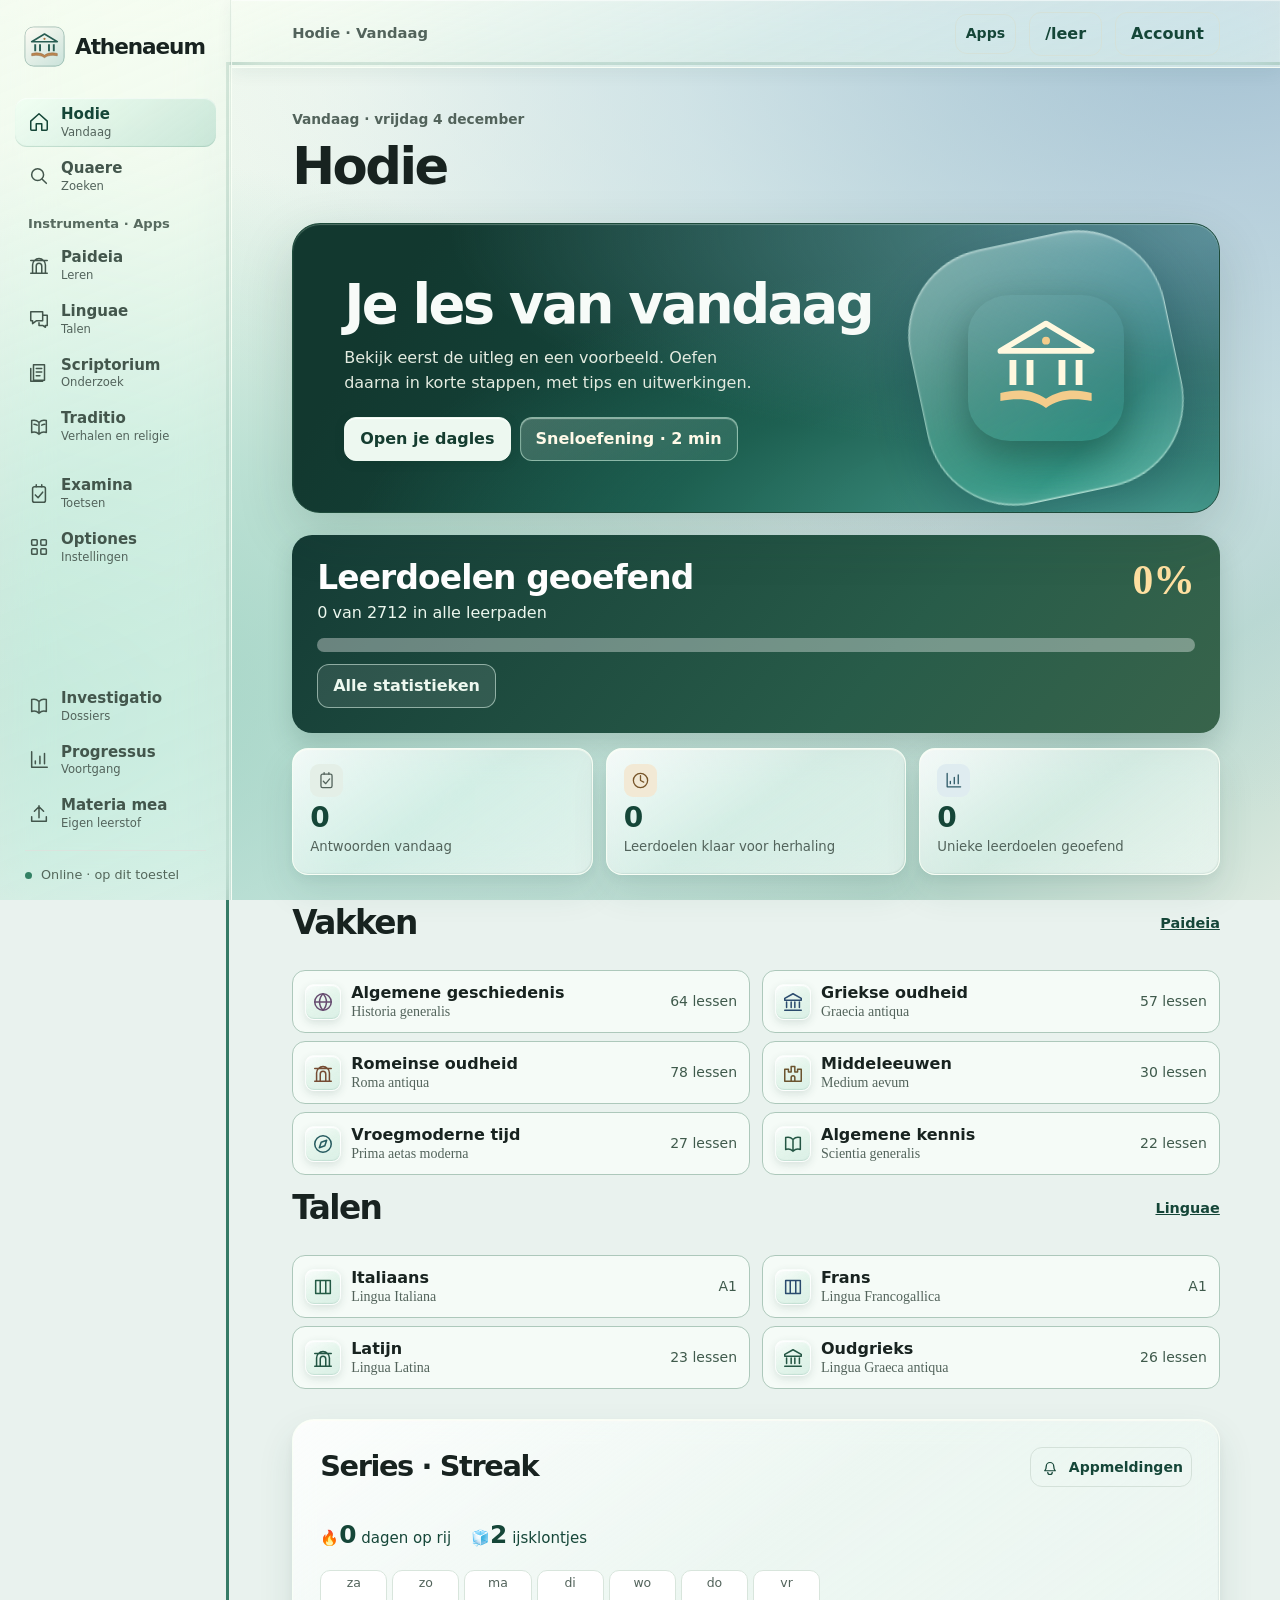
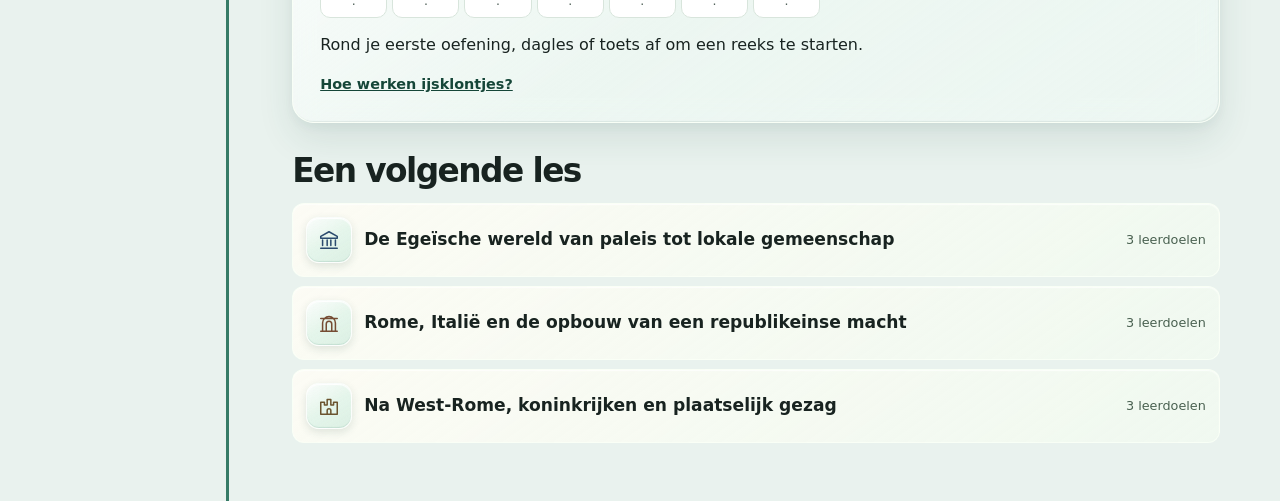
<file: index.html>
<!doctype html>
<html lang="nl-BE">
<head>
  <meta charset="utf-8">
  <meta name="viewport" content="width=device-width, initial-scale=1, viewport-fit=cover">
  <meta name="theme-color" content="#e9f2ee">
  <meta name="description" content="Studeer geschiedenis, moderne en klassieke talen en religieuze verhaaltradities met bronnen, oefeningen en persoonlijke herhaling.">
  <meta name="mobile-web-app-capable" content="yes">
  <meta name="apple-mobile-web-app-capable" content="yes">
  <meta name="apple-mobile-web-app-title" content="Athenaeum">
  <meta name="apple-mobile-web-app-status-bar-style" content="default">
  <title>Athenaeum</title>
  <link rel="manifest" href="./manifest.webmanifest">
  <link rel="icon" href="./assets/icons/icon-192.png">
  <link rel="apple-touch-icon" href="./assets/icons/apple-touch-icon.png">
  <link rel="stylesheet" href="./academy/style.css?v=161">
  <link rel="stylesheet" href="./academy/atlas.css?v=160">
  <link rel="stylesheet" href="./academy/history-timeline.css?v=14r3">
  <link rel="stylesheet" href="./academy/language-classical.css?v=14r3">
  <link rel="stylesheet" href="./academy/traditio.css?v=14r3">
  <script defer src="./shared/store.js"></script>
  <script defer src="./shared/sync.js?v=142"></script>
  <script id="academy-entry" type="module" src="./academy/app.js?v=161"></script>
</head>
<body>
  <a class="skip" href="#main">Naar de inhoud</a>
  <aside class="rail">
    <a class="brand" href="#vandaag" aria-label="Athenaeum startscherm">
      <img src="./assets/logos/athenaeum.svg?v=14r1" width="41" height="41" alt="">
      <span>Athenaeum</span>
    </a>
    <nav id="desktop-nav" class="nav" aria-label="Hoofdnavigatie"></nav>
    <nav id="desktop-secondary" class="nav rail-bottom" aria-label="Onderzoek en voortgang"></nav>
    <p class="rail-connection"><span id="rail-status" class="dot"></span><span id="rail-label">Verbinden…</span></p>
  </aside>
  <div class="workspace">
    <header class="topbar">
      <a class="brand compact" href="#vandaag" aria-label="Athenaeum startscherm">
        <img src="./assets/logos/athenaeum.svg?v=14r1" width="33" height="33" alt="">
        <span>Athenaeum</span>
      </a>
      <p class="location" id="location">Hodie · Vandaag</p>
      <div class="top-actions">
        <details class="app-menu">
          <summary class="button quiet" aria-label="Instrumenta · Apps">Apps</summary>
          <nav id="mobile-apps" aria-label="Apps"></nav>
        </details>
        <a id="command" class="button quiet study-link" href="#leer" aria-label="Studium · Leeractiviteiten">/leer</a>
        <button id="account" class="button quiet top-account" type="button" data-action="account">Account</button>
      </div>
    </header>
    <main id="main" class="main" tabindex="-1">
      <div id="page-content">
        <div class="loading" role="status">Athenaeum opent…</div>
        <div class="panel startup-recovery" id="startup-recovery" hidden>
          <p>Het openen duurt langer dan verwacht.</p>
          <button type="button" class="button" onclick="location.reload()">Opnieuw proberen</button>
        </div>
      </div>
    </main>
  </div>
  <nav id="mobile-nav" class="mobile-nav" aria-label="Hoofdnavigatie mobiel"></nav>
  <dialog id="dialog" aria-labelledby="dialog-title"></dialog>
  <div class="status" id="status" role="status" aria-live="polite"></div>
  <script>
    (() => {
      const showRetry = () => { const retry = document.getElementById('startup-recovery'); if (retry) retry.hidden = false; };
      document.getElementById('academy-entry').addEventListener('error', showRetry);
      setTimeout(showRetry, 9000);
    })();
  </script>
  <noscript><p class="notice">Zet JavaScript aan om met Athenaeum te leren.</p></noscript>
</body>
</html>
</file>
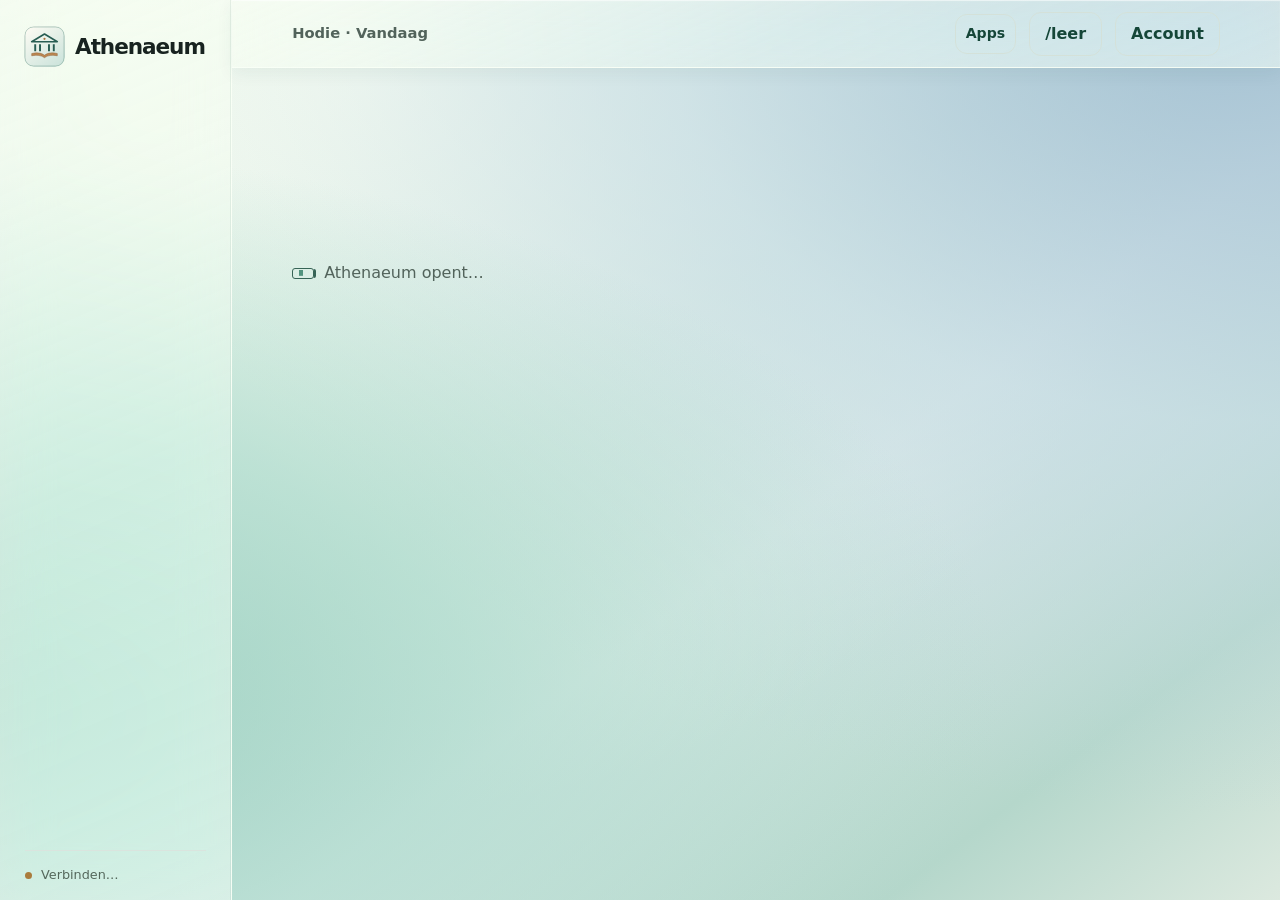
<file: leer/index.html>
<!doctype html>
<html lang="nl">
<head>
  <meta charset="utf-8">
  <meta name="viewport" content="width=device-width, initial-scale=1">
  <meta http-equiv="refresh" content="0; url=../#leer">
  <title>Studium · Leeractiviteiten · Athenaeum</title>
</head>
<body><a href="../#leer">Open je leeractiviteiten</a></body>
</html>
</file>
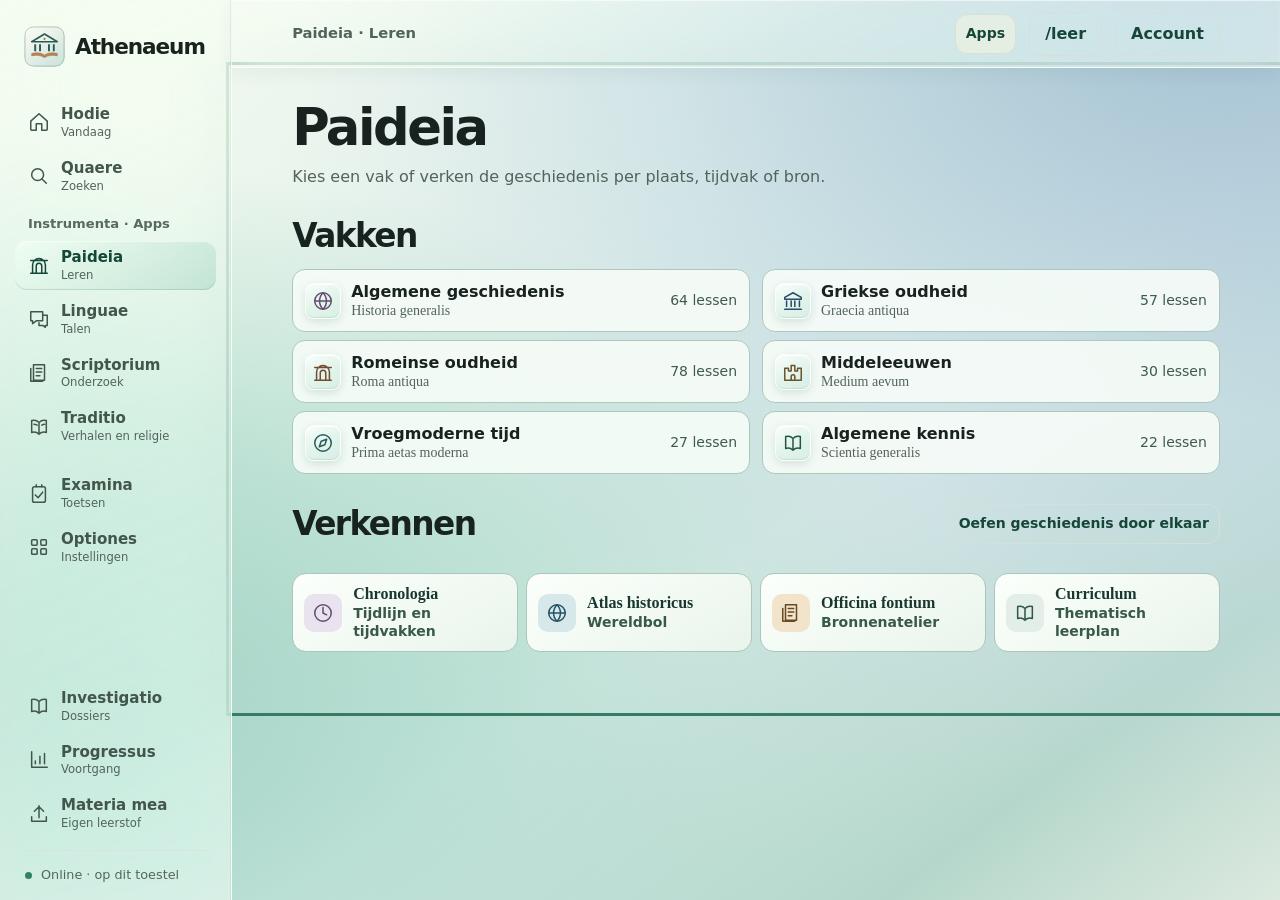
<file: apps/paideia/index.html>
<!doctype html>
<html lang="nl-BE">
<head>
  <meta charset="utf-8">
  <meta name="viewport" content="width=device-width, initial-scale=1, viewport-fit=cover">
  <title>Paideia · Athenaeum</title>
</head>
<body>
  <p><a href="../../#paideia">Open Paideia</a></p>
  <script>
    const destination = new URL('../../', location.href);
    const source = new URL(location.href);
    const profile = source.searchParams.get('ath_profile') || source.searchParams.get('profile');
    if (profile) {
      destination.searchParams.set('profile', profile);
      destination.searchParams.set('resume', '1');
    }
    destination.hash = source.hash.startsWith('#paideia') || source.hash.startsWith('#les/') ? source.hash : '#paideia';
    location.replace(destination);
  </script>
</body>
</html>
</file>
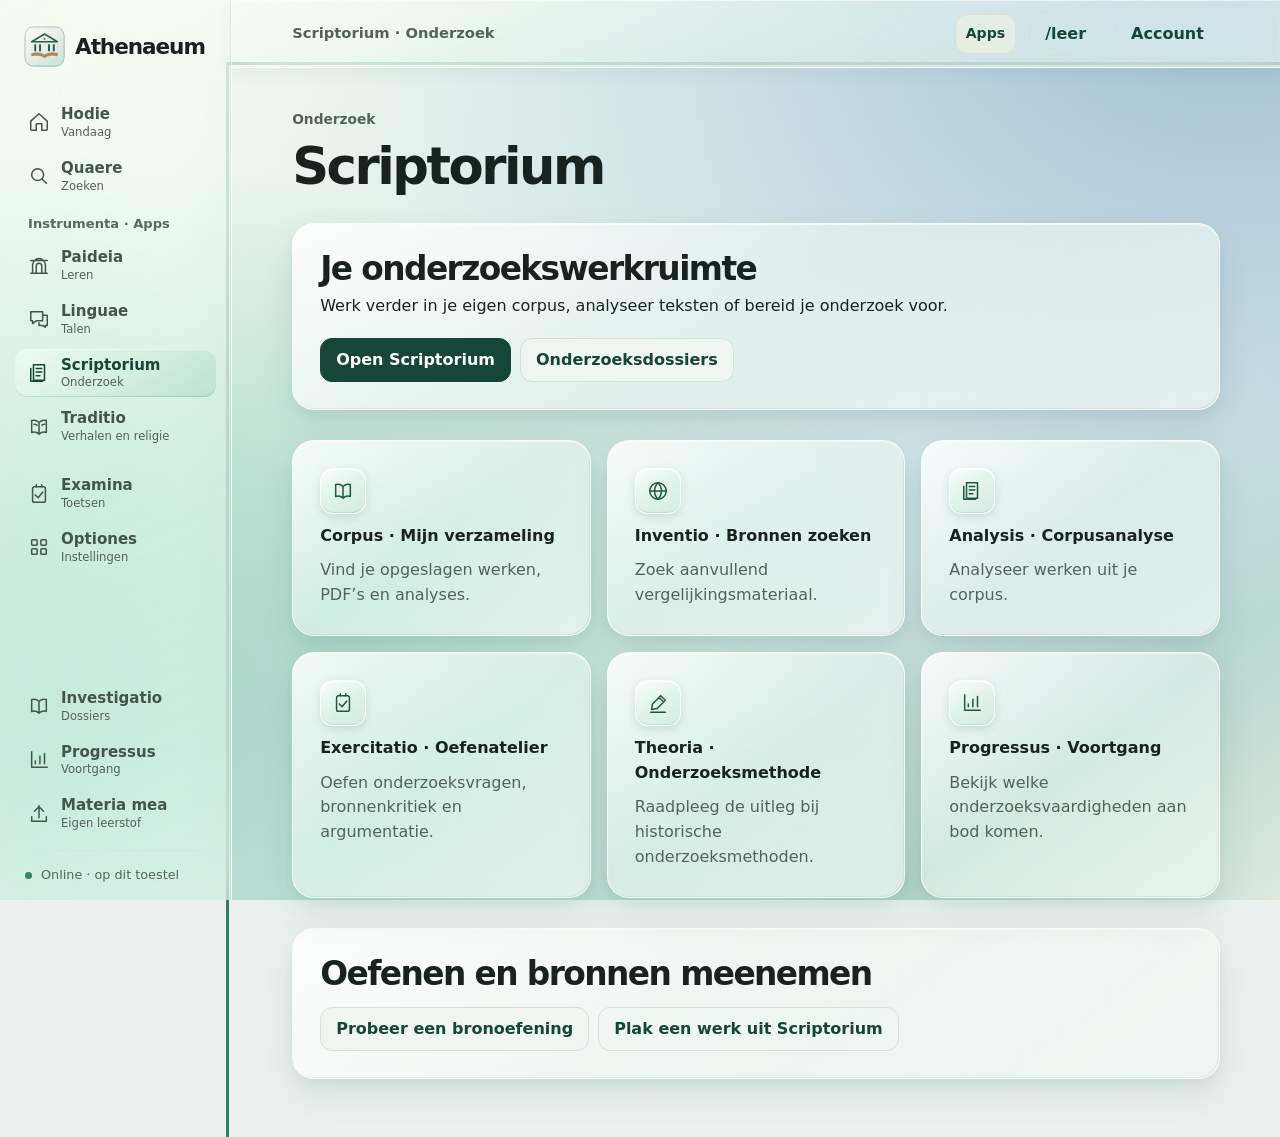
<file: apps/scriptorium/index.html>
<!doctype html>
<html lang="nl">
<head>
<meta charset="utf-8" />
<meta name="viewport" content="width=device-width,initial-scale=1,viewport-fit=cover" />
<meta name="mobile-web-app-capable" content="yes" />
<meta name="apple-mobile-web-app-capable" content="yes" />
<meta name="apple-mobile-web-app-title" content="Scriptorium" />
<meta name="apple-mobile-web-app-status-bar-style" content="black-translucent" />
<title>Scriptorium</title>
<meta name="description" content="Lokale, sleutelvrije onderzoekscoach voor masterproeven en doctoraten." />
<style>
:root{--bg:#0d1117;--panel:#151b23;--panel2:#1c2430;--line:#2b3544;--text:#e7edf5;--muted:#9aabba;--accent:#9bd6c9;--accent2:#75b8aa;--warn:#f0c36b;--bad:#e88989;--good:#79c99e;--shadow:0 18px 60px rgba(0,0,0,.28);--r:16px}
*{box-sizing:border-box} html,body{margin:0;background:var(--bg);color:var(--text);font-family:Inter,ui-sans-serif,system-ui,-apple-system,Segoe UI,Roboto,Arial,sans-serif} button,input,select,textarea{font:inherit}
button{cursor:pointer}.app{min-height:100vh;display:grid;grid-template-columns:270px 1fr}.sidebar{position:sticky;top:0;height:100vh;padding:20px;border-right:1px solid var(--line);background:#0b1016}.brand{display:flex;gap:12px;align-items:center;margin-bottom:22px}.logo{width:38px;height:38px;border:1px solid #35594f;border-radius:12px;display:grid;place-items:center;background:linear-gradient(145deg,#17342d,#101922);font-weight:800;color:var(--accent)}.brand h1{font-size:17px;margin:0}.brand small{display:block;color:var(--muted);margin-top:2px}.nav{display:grid;gap:7px}.nav button{border:0;background:transparent;color:var(--muted);text-align:left;padding:11px 12px;border-radius:10px}.nav button:hover,.nav button.active{background:var(--panel2);color:var(--text)}.side-note{position:absolute;left:20px;right:20px;bottom:18px;padding:12px;border:1px solid var(--line);border-radius:12px;color:var(--muted);font-size:12px;line-height:1.45}.side-note strong{color:var(--accent)}
main{min-width:0}.topbar{height:70px;display:flex;align-items:center;justify-content:space-between;padding:0 30px;border-bottom:1px solid var(--line);position:sticky;top:0;background:rgba(13,17,23,.93);backdrop-filter:blur(10px);z-index:10}.topbar h2{margin:0;font-size:18px}.top-actions{display:flex;gap:8px}.content{padding:28px;max-width:1500px;margin:0 auto}.page{display:none}.page.active{display:block}
.hero{display:flex;justify-content:space-between;gap:20px;align-items:flex-end;margin-bottom:22px}.hero h3{font-size:28px;margin:0 0 8px}.hero p{margin:0;color:var(--muted);max-width:800px;line-height:1.55}.badge{display:inline-flex;gap:6px;align-items:center;border:1px solid var(--line);border-radius:999px;padding:5px 9px;font-size:12px;color:var(--muted);white-space:nowrap}.badge.good{color:var(--good);border-color:#315e48}.badge.warn{color:var(--warn);border-color:#66522c}.badge.bad{color:var(--bad);border-color:#6a3535}.badge.accent{color:var(--accent);border-color:#315e55}
.grid{display:grid;gap:14px}.grid.stats{grid-template-columns:repeat(5,minmax(0,1fr));margin-bottom:18px}.stat,.card{background:var(--panel);border:1px solid var(--line);border-radius:var(--r);box-shadow:var(--shadow)}.stat{padding:16px}.stat .k{color:var(--muted);font-size:12px}.stat .v{font-size:27px;font-weight:750;margin-top:5px}.card{padding:18px}.card h4{margin:0 0 10px;font-size:16px}.card p{color:var(--muted);line-height:1.55}.two{grid-template-columns:1.15fr .85fr}.three{grid-template-columns:repeat(3,minmax(0,1fr))}.btn{border:1px solid var(--line);background:var(--panel2);color:var(--text);padding:9px 12px;border-radius:10px}.btn:hover{border-color:#516176}.btn.primary{background:var(--accent);color:#0a1713;border-color:var(--accent);font-weight:700}.btn.danger{color:var(--bad)}.btn.small{padding:6px 8px;font-size:12px}.btn:disabled{opacity:.45;cursor:not-allowed}.row{display:flex;gap:10px;align-items:center;flex-wrap:wrap}.spread{display:flex;justify-content:space-between;gap:12px;align-items:center}.muted{color:var(--muted)}.tiny{font-size:12px;color:var(--muted)}.sep{height:1px;background:var(--line);margin:16px 0}.callout{padding:14px;border:1px solid var(--line);border-radius:12px;background:#111821;line-height:1.5}.callout.warn{border-color:#5d4e2e}.callout.good{border-color:#315443}.callout strong{color:var(--text)}
.drop{border:1.5px dashed #475668;border-radius:14px;padding:28px;text-align:center;background:#111821;transition:.15s}.drop.drag{border-color:var(--accent);background:#12231f}.drop strong{display:block;margin-bottom:6px}.drop input{display:none}.limits{display:flex;gap:8px;justify-content:center;flex-wrap:wrap;margin-top:12px}.progress{height:8px;background:#0d1218;border-radius:999px;overflow:hidden;border:1px solid var(--line)}.progress>div{height:100%;width:0;background:var(--accent);transition:width .2s}
.toolbar{display:flex;gap:8px;flex-wrap:wrap;margin-bottom:12px}.toolbar input,.toolbar select,.field input,.field select,.field textarea{background:#0f151d;color:var(--text);border:1px solid var(--line);border-radius:10px;padding:9px 10px;outline:none}.toolbar input:focus,.field input:focus,.field select:focus,.field textarea:focus{border-color:#55766e}.toolbar input{min-width:280px}.field{display:grid;gap:6px;margin-bottom:12px}.field label{font-size:12px;color:var(--muted)}.field textarea{min-height:95px;resize:vertical}.form-grid{display:grid;grid-template-columns:1fr 1fr;gap:10px}.full{grid-column:1/-1}
.table-wrap{overflow:auto;border:1px solid var(--line);border-radius:14px}.table{width:100%;border-collapse:collapse;min-width:900px}.table th,.table td{padding:11px 12px;border-bottom:1px solid var(--line);text-align:left;vertical-align:top}.table th{font-size:12px;color:var(--muted);font-weight:600;background:#111821;position:sticky;top:0}.table tr:last-child td{border-bottom:0}.title-cell{max-width:370px}.title-cell strong{display:block}.title-cell small{color:var(--muted)}
.work-list{display:grid;gap:10px}.work{display:grid;grid-template-columns:1fr auto;gap:14px;padding:14px;border:1px solid var(--line);border-radius:13px;background:#111821}.work h5{font-size:15px;margin:0 0 6px}.work p{margin:0;color:var(--muted);font-size:13px}.work .actions{display:flex;gap:6px;align-items:center;flex-wrap:wrap;justify-content:flex-end}
.tabs{display:flex;gap:8px;border-bottom:1px solid var(--line);margin-bottom:15px}.tabs button{background:transparent;border:0;color:var(--muted);padding:10px 6px;border-bottom:2px solid transparent}.tabs button.active{color:var(--text);border-color:var(--accent)}.analysis-grid{display:grid;grid-template-columns:repeat(2,minmax(0,1fr));gap:12px}.analysis-block{padding:13px;border:1px solid var(--line);border-radius:12px;background:#111821}.analysis-block h5{margin:0 0 7px;font-size:14px}.evidence{margin-top:8px;font-size:12px;color:var(--muted);border-left:2px solid #3b5a52;padding-left:9px}.tag{display:inline-block;padding:4px 7px;border-radius:999px;background:#202b38;color:#b8c5d1;font-size:11px;margin:2px}.source-weight{font-weight:700}.source-weight.normatief{color:#87d6aa}.source-weight.vaknabij{color:#9ac7e8}.source-weight.aanvullend{color:#d7b97a}.source-weight.onbekend{color:#a5abb3}
.modal{position:fixed;inset:0;background:rgba(0,0,0,.64);display:none;align-items:center;justify-content:center;padding:24px;z-index:100}.modal.open{display:flex}.modal-box{width:min(920px,96vw);max-height:90vh;overflow:auto;background:var(--panel);border:1px solid var(--line);border-radius:18px;box-shadow:var(--shadow);padding:20px}.modal-box.large{width:min(1200px,97vw)}.modal-head{display:flex;justify-content:space-between;align-items:center;margin-bottom:14px}.modal-head h3{margin:0}.close{border:0;background:transparent;color:var(--muted);font-size:22px}
.toast-wrap{position:fixed;right:20px;bottom:20px;display:grid;gap:8px;z-index:200}.toast{padding:11px 13px;background:#19222d;border:1px solid var(--line);border-radius:11px;box-shadow:var(--shadow);max-width:380px;font-size:13px}.toast.good{border-color:#315443}.toast.bad{border-color:#673737}.toast.warn{border-color:#66522c}
.discovery{display:grid;grid-template-columns:1fr 1fr;gap:12px}.result{border:1px solid var(--line);border-radius:13px;padding:14px;background:#111821}.result h5{margin:0 0 7px;font-size:15px}.result p{margin:4px 0;color:var(--muted);font-size:12px;line-height:1.45}.result .row{margin-top:10px}.lesson{padding:13px;border:1px solid var(--line);border-radius:12px;background:#111821}.lesson h5{margin:0 0 6px}.lesson p{margin:0;color:var(--muted);font-size:13px;line-height:1.5}.codebox{white-space:pre-wrap;background:#0a0f15;border:1px solid var(--line);padding:12px;border-radius:10px;color:#cbd8e5;max-height:360px;overflow:auto;font-family:ui-monospace,SFMono-Regular,Consolas,monospace;font-size:12px}.empty{padding:26px;text-align:center;color:var(--muted);border:1px dashed var(--line);border-radius:12px}.pagination{display:flex;justify-content:space-between;align-items:center;margin-top:12px}
@media(max-width:1050px){.app{grid-template-columns:1fr}.sidebar{position:relative;height:auto;border-right:0;border-bottom:1px solid var(--line)}.nav{grid-template-columns:repeat(3,minmax(0,1fr))}.side-note{display:none}.topbar{top:0}.grid.stats{grid-template-columns:repeat(2,1fr)}.two,.three,.analysis-grid,.discovery{grid-template-columns:1fr}.content{padding:18px}.sidebar{padding:14px}.brand{margin-bottom:12px}}
@media(max-width:620px){.nav{grid-template-columns:1fr 1fr}.grid.stats{grid-template-columns:1fr 1fr}.topbar{padding:0 16px}.top-actions .hide-sm{display:none}.form-grid{grid-template-columns:1fr}.full{grid-column:auto}.work{grid-template-columns:1fr}.work .actions{justify-content:flex-start}.hero{align-items:flex-start;flex-direction:column}.toolbar input{min-width:100%;width:100%}}

/* Scriptorium v5 training */
.training-layout{display:grid;grid-template-columns:minmax(0,1.35fr) minmax(300px,.65fr);gap:14px}
.module-grid{display:grid;grid-template-columns:repeat(2,minmax(0,1fr));gap:10px}
.module-card{border:1px solid var(--line);background:#111821;border-radius:13px;padding:13px}
.module-card h5{margin:0 0 5px;font-size:14px}.module-card p{margin:0;color:var(--muted);font-size:12px;line-height:1.45}
.module-card.mastered{border-color:#315e48}.module-card.current{border-color:#55766e;box-shadow:0 0 0 1px rgba(155,214,201,.12) inset}
.module-card .module-meta{display:flex;gap:6px;flex-wrap:wrap;margin-top:9px}
.score-big{font-size:34px;font-weight:800;letter-spacing:-1px}.score-big.good{color:var(--good)}.score-big.warn{color:var(--warn)}.score-big.bad{color:var(--bad)}
.exercise-shell{display:grid;gap:12px}.exercise-head{display:flex;justify-content:space-between;gap:14px;align-items:flex-start}
.exercise-title{font-size:22px;margin:0 0 6px}.exercise-prompt{font-size:14px;line-height:1.65;color:#dce5ee;white-space:pre-wrap}
.material-grid{display:grid;gap:9px}.material{border:1px solid var(--line);border-radius:12px;background:#0f151d;padding:12px}
.material h5{margin:0 0 7px;font-size:13px}.material p,.material pre{margin:0;color:#c8d3df;font-size:13px;line-height:1.55;white-space:pre-wrap;font-family:inherit}
.synthetic{border-color:#604f2f;background:#17150f}.synthetic .tiny{color:#d9bd7a}
.feedback-card{border:1px solid var(--line);border-radius:12px;padding:14px;background:#111821}
.feedback-card h5{margin:0 0 7px}.dimension-grid{display:grid;grid-template-columns:repeat(2,minmax(0,1fr));gap:8px}
.dimension{padding:9px;border:1px solid var(--line);border-radius:10px;background:#0f151d}.dimension strong{display:block;font-size:12px}.dimension span{font-size:12px;color:var(--muted)}
.history-row{display:grid;grid-template-columns:80px 1fr auto;gap:10px;align-items:center;padding:10px;border-bottom:1px solid var(--line)}.history-row:last-child{border-bottom:0}
.curriculum-strip{display:flex;gap:5px;flex-wrap:wrap}.curriculum-dot{width:25px;height:25px;border-radius:999px;border:1px solid var(--line);display:grid;place-items:center;font-size:10px;color:var(--muted);background:#111821}
.curriculum-dot.mastered{background:#173225;color:var(--good);border-color:#315e48}.curriculum-dot.active{border-color:var(--accent);color:var(--accent)}
.answerbox{min-height:260px!important}.training-note{font-size:12px;color:var(--muted);line-height:1.5}
.rubric{display:grid;gap:7px}.rubric-row{display:grid;grid-template-columns:105px 1fr;gap:10px;padding:8px 0;border-bottom:1px solid var(--line)}.rubric-row:last-child{border-bottom:0}.rubric-row strong{font-size:12px}.rubric-row span{font-size:12px;color:var(--muted)}
@media(max-width:1050px){.training-layout,.module-grid{grid-template-columns:1fr}}

/* Scriptorium v5 — white/green visual system */
:root{
  --bg:#f3f7f4;--panel:#ffffff;--panel2:#eef6f1;--line:#d8e5dc;
  --text:#17372a;--muted:#6b8176;--accent:#2f7d59;--accent2:#235f44;
  --warn:#a87722;--bad:#b44747;--good:#2d8159;
  --shadow:0 12px 34px rgba(31,74,52,.08);--r:18px
}
html,body{background:var(--bg);color:var(--text)}
.sidebar{background:#ffffff;border-color:var(--line)}
.logo{background:linear-gradient(145deg,#e3f2e8,#f8fcf9);border-color:#bcd9c7;color:var(--accent)}
.nav button:hover,.nav button.active{background:#eaf4ed;color:#1e6244}
.topbar{background:rgba(255,255,255,.94);border-color:var(--line);box-shadow:0 1px 0 rgba(31,74,52,.02)}
.stat,.card,.modal-box{background:#fff;border-color:var(--line);box-shadow:var(--shadow)}
.btn{background:#f7faf8;color:var(--text);border-color:#cfded4}
.btn:hover{border-color:#8fb9a1;background:#f0f7f2}
.btn.primary{background:var(--accent);border-color:var(--accent);color:#fff}
.btn.primary:hover{background:#286b4d;border-color:#286b4d}
.badge{background:#fff}.badge.accent{color:var(--accent);border-color:#9cc9af;background:#f2faf5}.badge.good{background:#f1faf5}.badge.warn{background:#fff9ee}.badge.bad{background:#fff4f4}
.callout,.drop,.work,.analysis-block,.result,.lesson,.module-card,.feedback-card,.dimension,.material{background:#f8fbf9;border-color:var(--line)}
.callout.good{background:#f1faf5;border-color:#acd2ba}.callout.warn{background:#fff9ed;border-color:#ead3a4}
.drop{background:#fbfdfb}.drop.drag{background:#eef8f1}
.toolbar input,.toolbar select,.field input,.field select,.field textarea,.focus-answer,.focus-grade-paste{background:#fff;color:var(--text);border-color:#ccdcd2}
.toolbar input:focus,.field input:focus,.field select:focus,.field textarea:focus,.focus-answer:focus,.focus-grade-paste:focus{border-color:#72aa89;box-shadow:0 0 0 3px rgba(47,125,89,.10);outline:none}
.table th{background:#f3f8f5}.codebox{background:#f4f8f5;color:#244535}
.progress{background:#edf4ef}.progress>div{background:linear-gradient(90deg,#2f7d59,#5ca77d)}
.toast{background:#fff;border-color:var(--line)}
.source-weight.normatief{color:#24734e}.source-weight.vaknabij{color:#467b95}.source-weight.aanvullend{color:#8b6b2d}
.synthetic{background:#fffaf0;border-color:#ecd8aa}.synthetic .tiny{color:#8f6f30}
.exercise-prompt{color:#28483a}.side-note strong{color:var(--accent)}
.curriculum-dot{background:#fff}.curriculum-dot.mastered{background:#e9f6ed;color:#27704d;border-color:#a5ceb4}
.module-card.mastered{border-color:#afd5bc;background:#f4fbf6}.module-card.current{border-color:#76ad8c;box-shadow:0 0 0 2px rgba(47,125,89,.08) inset}
.score-big.good{color:#26794f}.score-big.warn{color:#9a6d1d}.score-big.bad{color:#b44747}

/* Training overview */
.training-launch-card{padding:22px}
.training-launch-grid{grid-template-columns:repeat(5,minmax(0,1fr));align-items:end}
.training-overview-grid{display:grid;grid-template-columns:minmax(0,1.5fr) minmax(320px,.65fr);gap:14px;margin-top:14px}
.module-grid-overview{grid-template-columns:repeat(2,minmax(0,1fr))}
.curriculum-strip-large{gap:8px}.curriculum-strip-large .curriculum-dot{width:32px;height:32px;font-size:11px}
.module-actions{display:flex;gap:6px;flex-wrap:wrap;margin-top:10px}

/* Focus mode */
body.training-focus-mode .sidebar,body.training-focus-mode .topbar{display:none}
body.training-focus-mode .app{grid-template-columns:1fr}
body.training-focus-mode .content{padding:0;max-width:none}
.training-focus-page{min-height:100vh;background:#f5f8f6}
.focus-shell{min-height:100vh}
.focus-header{height:76px;display:flex;justify-content:space-between;align-items:center;padding:0 34px;background:#fff;border-bottom:1px solid var(--line);position:sticky;top:0;z-index:30}
.focus-back{background:#fff}.focus-breadcrumb{display:flex;align-items:center;gap:9px;font-size:13px}.focus-breadcrumb span{color:var(--muted)}.focus-breadcrumb strong{font-size:14px}
.focus-session-status{display:flex;gap:10px;align-items:center}
.focus-progress{height:5px;background:#e5eee8;position:sticky;top:76px;z-index:29}.focus-progress>div{height:100%;background:linear-gradient(90deg,#2f7d59,#6db28a);width:20%;transition:width .25s}
.focus-main{max-width:1500px;margin:0 auto;display:grid;grid-template-columns:minmax(0,1.25fr) minmax(380px,.65fr);gap:26px;padding:32px}
.focus-left{min-width:0}.focus-right{display:grid;gap:14px;align-content:start;position:sticky;top:105px;max-height:calc(100vh - 120px);overflow:auto;padding-right:2px}
.focus-card{background:#fff;border:1px solid var(--line);border-radius:20px;padding:18px;box-shadow:var(--shadow)}
.focus-card h4{margin:0 0 6px}.focus-kicker{display:flex;gap:8px;align-items:center;margin-bottom:16px}
.focus-left .exercise-shell{gap:18px}
.focus-left .exercise-title{font-family:Georgia,'Times New Roman',serif;font-size:34px;line-height:1.12;color:#18382b;letter-spacing:-.4px}
.focus-left .material-grid{gap:12px}.focus-left .material{background:#fff;border-radius:16px;padding:18px;box-shadow:0 5px 18px rgba(31,74,52,.05)}
.focus-left .material h5{font-size:14px;color:#24563e}.focus-left .material p{font-family:Georgia,'Times New Roman',serif;font-size:15px;line-height:1.72;color:#2a4237}
.focus-left .callout{padding:16px;border-radius:15px}
.focus-left .exercise-prompt{font-family:Georgia,'Times New Roman',serif;font-size:17px;line-height:1.72;background:#fff;border:1px solid var(--line);border-radius:18px;padding:22px;box-shadow:var(--shadow)}
.focus-answer{width:100%;min-height:330px;resize:vertical;border-radius:14px;padding:14px;line-height:1.55}
.focus-grade-paste{width:100%;min-height:110px;resize:vertical;border-radius:12px;padding:11px;margin-bottom:10px}
.focus-actions{display:grid;grid-template-columns:1fr 1fr;gap:8px;margin-top:10px}.focus-actions .btn.primary{grid-column:1/-1}
.ghost-wide{width:100%;margin-top:8px}
.session-next-card{border-color:#b5d5c0;background:#f8fcf9}
.feedback-card{background:#fff;border-radius:18px;box-shadow:var(--shadow)}
.dimension{background:#f7faf8}
@media(max-width:1200px){.training-launch-grid{grid-template-columns:repeat(2,minmax(0,1fr))}.training-overview-grid{grid-template-columns:1fr}.focus-main{grid-template-columns:1fr}.focus-right{position:relative;top:auto;max-height:none;overflow:visible}.module-grid-overview{grid-template-columns:1fr}}
@media(max-width:700px){.training-launch-grid{grid-template-columns:1fr}.focus-header{height:auto;min-height:72px;padding:12px 16px;align-items:flex-start;gap:12px}.focus-session-status{align-self:center}.focus-progress{top:72px}.focus-main{padding:18px;gap:16px}.focus-left .exercise-title{font-size:27px}.focus-actions{grid-template-columns:1fr}.focus-actions .btn.primary{grid-column:auto}}



.app-back{display:inline-flex;align-items:center;gap:6px;text-decoration:none;border:1px solid #d7caa9;background:#fffaf0;color:#21485a;border-radius:11px;padding:8px 10px;font-weight:800;font-size:12px;margin-bottom:12px}.app-back:hover{background:#f4ead0}

/* Scriptorium — dedicated phone/tablet/iPad/desktop adaptation */
body.device-phone .app{grid-template-columns:1fr!important}
body.device-phone .sidebar{position:relative!important;height:auto!important;border-right:0!important;border-bottom:1px solid var(--line)!important;padding:12px!important}
body.device-phone .nav{grid-template-columns:1fr 1fr!important}
body.device-phone .side-note{display:none!important}
body.device-phone .content{padding:14px 12px!important}
body.device-phone .topbar{padding:0 12px!important}
body.device-phone .grid.stats{grid-template-columns:repeat(2,minmax(0,1fr))!important}
body.device-phone .two,body.device-phone .three,body.device-phone .analysis-grid,body.device-phone .discovery{grid-template-columns:1fr!important}
body.device-phone .toolbar input{min-width:100%!important;width:100%!important}

body.device-tablet .app{grid-template-columns:220px minmax(0,1fr)!important}
body.device-tablet .sidebar{position:sticky!important;top:0!important;height:100dvh!important;border-right:1px solid var(--line)!important;border-bottom:0!important;padding:14px!important}
body.device-tablet .nav{grid-template-columns:1fr!important}
body.device-tablet .side-note{display:none!important}
body.device-tablet .content{padding:20px!important}
body.device-tablet .grid.stats{grid-template-columns:repeat(3,minmax(0,1fr))!important}
body.device-tablet .two{grid-template-columns:1.1fr .9fr!important}
body.device-tablet .three{grid-template-columns:repeat(2,minmax(0,1fr))!important}
body.device-tablet .analysis-grid{grid-template-columns:repeat(2,minmax(0,1fr))!important}
body.device-tablet .discovery{grid-template-columns:1fr!important}

@media(max-width:860px){
  body.device-tablet .app{grid-template-columns:188px minmax(0,1fr)!important}
  body.device-tablet .two,body.device-tablet .three,body.device-tablet .analysis-grid{grid-template-columns:1fr!important}
  body.device-tablet .grid.stats{grid-template-columns:repeat(2,minmax(0,1fr))!important}
}

body.device-desktop .app{grid-template-columns:270px 1fr!important}
body.device-desktop .sidebar{position:sticky!important;top:0!important;height:100vh!important}



/* ==========================================================
   SCRIPTORIUM — V1.0.10 tablet/iPad rebuild
   scoped to device-tablet; phone + desktop unchanged
   ========================================================== */
body.device-tablet .app{
  display:grid!important;
  grid-template-columns:200px minmax(0,1fr)!important;
  min-height:100dvh!important;
}
body.device-tablet .sidebar{
  display:block!important;
  position:sticky!important;
  top:0!important;
  height:100dvh!important;
  min-height:100dvh!important;
  overflow-y:auto!important;
  padding:14px 11px!important;
}
body.device-tablet .content{
  min-width:0!important;
  padding:18px!important;
}
body.device-tablet .topbar{
  min-height:68px!important;
  padding:0 18px!important;
}
body.device-tablet .grid.stats{
  grid-template-columns:repeat(3,minmax(0,1fr))!important;
}
body.device-tablet .two{
  grid-template-columns:1fr 1fr!important;
}
body.device-tablet .three,
body.device-tablet .analysis-grid{
  grid-template-columns:repeat(2,minmax(0,1fr))!important;
}
body.device-tablet .discovery{
  grid-template-columns:1fr!important;
}
body.device-tablet .focus-main{
  grid-template-columns:1fr!important;
  padding:20px!important;
}
body.device-tablet .focus-right{
  position:relative!important;
  top:auto!important;
  max-height:none!important;
  overflow:visible!important;
}

@media (orientation:portrait){
  body.device-tablet .app{
    grid-template-columns:156px minmax(0,1fr)!important;
  }
  body.device-tablet .sidebar{
    padding:11px 8px!important;
  }
  body.device-tablet .sidebar .brand-lockup img{
    width:34px!important;
    height:34px!important;
  }
  body.device-tablet .sidebar .brand-lockup h1{
    font-size:15px!important;
  }
  body.device-tablet .nav button{
    font-size:11px!important;
    padding:8px 7px!important;
  }
  body.device-tablet .side-note{
    display:none!important;
  }
  body.device-tablet .content{
    padding:14px!important;
  }
  body.device-tablet .topbar{
    min-height:64px!important;
    padding:0 12px!important;
  }
  body.device-tablet .grid.stats{
    grid-template-columns:repeat(2,minmax(0,1fr))!important;
  }
  body.device-tablet .two,
  body.device-tablet .three,
  body.device-tablet .analysis-grid{
    grid-template-columns:1fr!important;
  }
  body.device-tablet .focus-main{
    padding:14px!important;
  }
}

@media (orientation:landscape){
  body.device-tablet .app{
    grid-template-columns:210px minmax(0,1fr)!important;
  }
  body.device-tablet .content{
    padding:20px!important;
  }
}

</style>


<meta name="theme-color" content="#173f52">
<meta name="application-name" content="Scriptorium">
<meta name="mobile-web-app-capable" content="yes">
<meta name="apple-mobile-web-app-capable" content="yes">
<meta name="apple-mobile-web-app-status-bar-style" content="default">
<meta name="apple-mobile-web-app-title" content="Scriptorium">
<link rel="apple-touch-icon" sizes="180x180" href="./icons/apple-touch-icon-v7.png">
<link rel="icon" type="image/png" sizes="48x48" href="./icons/favicon-48-v7.png">
<link rel="icon" type="image/png" sizes="32x32" href="./icons/favicon-32-v7.png">
<link rel="manifest" href="./manifest.webmanifest">
<link rel="stylesheet" href="./scriptorium.css">

</head>
<body><script>(function(){const q=new URLSearchParams(location.search),pid=q.get('ath_profile')||'';let ok=false,locked=false;try{const ps=JSON.parse(localStorage.getItem('athenaeum_profiles_v1')||'[]'),p=ps.find(x=>x.id===pid);ok=!!p&&(!Array.isArray(p.apps)||p.apps.includes('scriptorium'));locked=!!p?.pin_hash&&!sessionStorage.getItem('athenaeum_unlocked_'+pid)}catch{}if(!ok||locked){location.replace('../../index.html?open=scriptorium'+(locked?'&profile='+encodeURIComponent(pid)+'&locked=1':''));return}localStorage.setItem('athenaeum_current_profile',pid);addEventListener('DOMContentLoaded',()=>{const a=document.getElementById('athBackLink');if(a)a.href='../../index.html?resume=1&profile='+encodeURIComponent(pid)+'&page=apps';});window.ATH_PROFILE_ID=pid;})();</script>
<div class="app">
<aside class="sidebar">
  <a class="app-back" id="athBackLink" href="../../index.html">← Athenaeum</a>
  <div class="brand">
    <div class="logo"><img src="../../assets/logos/scriptorium.svg" alt="Scriptorium logo"></div>
    <div class="brand-copy"><div class="brand-row"><h1>Scriptorium</h1></div><small>Onderzoeksatelier</small></div>
  </div>
  <div class="nav" id="nav">
    <button class="active" data-page="dashboard"><span lang="la">Conspectus</span> · Overzicht</button>
    <button data-page="corpus"><span lang="la">Corpus</span> · Verzameling</button>
    <button data-page="exchange"><span lang="la">Analysis</span> · Corpusanalyse</button>
    <button data-page="discovery"><span lang="la">Inventio</span> · Bronnen zoeken</button>
    <button data-page="sources"><span lang="la">Fontes</span> · Primaire bronnen</button>
    <button data-page="atelier"><span lang="la">Theoria</span> · Theorie</button>
    <button data-page="training"><span lang="la">Exercitatio</span> · Training</button>
    <button data-page="progress"><span lang="la">Progressus</span> · Voortgang</button>
    <button data-page="settings"><span lang="la">Optiones</span> · Instellingen</button>
  </div>
  <div class="side-note"><strong>18+-doel:</strong> niet antwoorden memoriseren maar vaardigheden transfereren. Training gebruikt wisselende taken en authentieke primaire bronnen; theorie bouwt voort op het geanalyseerde corpus.</div>
</aside>
<main>
  <div class="topbar"><div class="topbar-left"><div class="topbar-mark"><img src="../../assets/logos/scriptorium.svg" alt="Scriptorium"></div><div><h2 id="pageTitle">Conspectus · Overzicht</h2><div class="topbar-sub">Onderzoeksatelier</div></div></div><div class="top-actions"><a class="btn" href="../../#zoeken" aria-label="Quaere · Lessen zoeken">Quaere</a><span class="install-chip mode-chip" id="installStatusChip">Apparaat detecteren…</span><button class="btn hide-sm" id="quickUpload">PDF's toevoegen</button><button class="btn primary" id="helpBtn">Werkwijze</button></div></div>
  <div class="content"><div id="bootNotice" class="boot-notice" hidden></div>
    <section class="page active" id="page-dashboard">
      <div class="hero"><div><h3>Onderzoek, train en bouw je corpus verder uit</h3><p>Scriptorium brengt corpusbeheer, bronnen, theorie, training en gerichte academische zoekfuncties samen in één werkruimte. Je oorspronkelijke corpus blijft de didactische kern; nieuwe werken worden apart gelabeld en pas na beoordeling zwaarder gewogen.</p></div><span class="badge good">Corpus · bronnen · training · zoeken</span></div>
      <div class="grid stats">
        <div class="stat"><div class="k">Werken</div><div class="v" id="statWorks">0</div></div>
        <div class="stat"><div class="k">Normatief</div><div class="v" id="statNorm">0</div></div>
        <div class="stat"><div class="k">Vaknabij</div><div class="v" id="statNear">0</div></div>
        <div class="stat"><div class="k">Aanvullend</div><div class="v" id="statExtra">0</div></div>
        <div class="stat"><div class="k">Analyse compleet</div><div class="v" id="statDone">0</div></div>
      </div>
      <div class="grid two">
        <div class="card"><div class="spread"><h4>Volgende stap</h4><span class="badge accent">Hybride workflow</span></div><div id="nextStep" class="callout good"></div><div class="sep"></div><div class="row"><button class="btn primary" data-go="training">Start training</button><button class="btn" data-go="atelier">Leeratelier</button><button class="btn" data-go="corpus">Corpus</button></div></div>
        <div class="card"><h4>Bronhiërarchie</h4><p><span class="source-weight normatief">1. Normatief</span> - relevante UGent-voorbeelden en rubrics wegen het zwaarst, maar ook daar wordt een techniek eerst kritisch beoordeeld voordat ze als leerprincipe geldt.</p><p><span class="source-weight vaknabij">2. Vaknabij</span> - nuttig om alternatieve onderzoekskeuzes te begrijpen; niet automatisch de UGent-norm.</p><p><span class="source-weight aanvullend">3. Aanvullend</span> - alleen behouden als een techniek werkelijk iets nieuws leert. Scriptorium abstraheert altijd van voorbeeld → principe → oefening → eigen toepassing.</p></div>
      </div>
      <div class="card" style="margin-top:14px"><div class="spread"><h4>Recente werken</h4><button class="btn small" data-go="corpus">Alles bekijken</button></div><div id="recentWorks" class="work-list"></div></div>
    </section>

    <section class="page" id="page-corpus">
      <div class="hero"><div><h3>Corpus</h3><p>Beheer je kerncorpus en later toegevoegde werken op één plaats. Herkomst en didactisch gewicht blijven bewust twee aparte eigenschappen: een UGent-vondst is niet automatisch normatief, en een externe studie kan inhoudelijk toch zeer waardevol zijn.</p></div><span class="badge warn">Max. 12 PDF's per ronde</span></div>
      <div class="card">
        <div class="drop" id="dropZone"><strong>Sleep PDF's hierheen of klik om te kiezen</strong><span class="muted">Bestanden worden één voor één verwerkt zodat de interface bruikbaar blijft.</span><input id="fileInput" type="file" accept="application/pdf,.pdf" multiple><div class="limits"><span class="badge">12 bestanden</span><span class="badge">45 MB per PDF</span><span class="badge">240 MB per ronde</span></div></div>
        <div id="uploadStatus" style="display:none;margin-top:14px"><div class="spread"><span id="uploadText" class="tiny">Verwerken...</span><span id="uploadCount" class="tiny"></span></div><div class="progress" style="margin-top:7px"><div id="uploadBar"></div></div></div>
      </div>
      <div class="card" style="margin-top:14px">
        <div class="toolbar"><input id="corpusSearch" placeholder="Zoek titel, auteur, RUG01..."><select id="corpusWeight"><option value="">Alle brongewichten</option><option>normatief</option><option>vaknabij</option><option>aanvullend</option><option>onbekend</option></select><select id="corpusStatus"><option value="">Alle statussen</option><option value="geen_analyse">Geen analyse</option><option value="gedeeltelijk">Gedeeltelijk</option><option value="compleet">Compleet</option></select><select id="corpusProvenance"><option value="">Alle herkomstcategorieën</option><option value="core_original">Oorspronkelijk kerncorpus</option><option value="ugent_discovery">Via UGent gevonden</option><option value="bibliography_chain">Via bibliografie gevonden</option><option value="external_discovery">Extern gevonden</option><option value="user_added">Zelf toegevoegd</option></select></div>
        <div id="corpusTable"></div><div class="pagination"><span id="corpusPageInfo" class="tiny"></span><div class="row"><button class="btn small" id="corpusPrev">Vorige</button><button class="btn small" id="corpusNext">Volgende</button></div></div>
      </div>
    </section>

    <section class="page" id="page-discovery">
      <div class="hero compact-hero"><div><h3>Zoeken</h3><p>Vind nieuwe theses, doctoraten en literatuur via UGent, OpenAlex en de bibliografieën van je bestaande corpus. Zoekresultaten zijn kandidaten: herkomst is zichtbaar, kwaliteit moet je nog beoordelen.</p></div><span class="badge accent">UGent · OpenAlex · bibliografieketen</span></div>
      <div id="v7SearchHub"></div>
      <div style="display:none"><input id="oaQuery"><select id="oaYear"><option value=""></option></select><button id="oaSearch"></button><div id="oaResults"></div></div>
    </section>

    <section class="page" id="page-exchange">
      <div class="hero"><div><h3>Corpusanalyse</h3><p>Exporteer nieuwe of nog niet geanalyseerde PDF’s als volledig corpuspakket en importeer daarna één cumulatief analyseresultaat terug. Fysieke PDF-pagina’s blijven de vaste referentie-eenheid.</p></div><span class="badge good">één exportactie · één finale JSON</span></div>

      <div class="callout good" style="margin-bottom:14px"><strong>Hoofddoel blijft didactisch:</strong> voorbeelden worden gebruikt om onderzoeksbeslissingen en schrijfvaardigheden te leren. Geen voorbeeldzinnen, unieke formuleringen of hoofdstukstructuren overnemen. De analyse abstraheert steeds van <em>voorbeeld → principe → reden → grens → oefening → eigen toepassing</em>.</div>

      <div class="grid stats" style="grid-template-columns:repeat(4,minmax(0,1fr))">
        <div class="stat"><div class="k">Volledig geanalyseerd</div><div class="v" id="corpusDoneWorks">0</div></div>
        <div class="stat"><div class="k">Nog open werken</div><div class="v" id="corpusOpenWorks">0</div></div>
        <div class="stat"><div class="k">Open fysieke pagina's</div><div class="v" id="corpusOpenPages">0</div></div>
        <div class="stat"><div class="k">Geschatte exportomvang</div><div class="v" id="corpusExportMB">0 MB</div></div>
      </div>

      <div class="grid two">
        <div class="card">
          <div class="spread"><h4>1. Maak je volledige corpuspakket</h4><span class="badge accent">originele PDF’s</span></div>
          <p>Scriptorium splitst werken niet meer per 45 pagina’s. Een doctoraat van 400 pagina’s blijft één PDF. De analyse-engine beslist later intern welke pagina’s per stap worden gelezen.</p>
          <div class="form-grid">
            <div class="field"><label>Maximale grootte per ZIP-volume (MB)</label><input id="corpusVolumeMB" type="number" min="100" max="450" value="400"></div>
            <div class="field"><label>Welke werken exporteren?</label><select id="corpusExportMode"><option value="open">Alleen nog niet volledig geanalyseerd</option><option value="all">Volledige lokale corpusbibliotheek</option></select></div>
          </div>
          <div class="callout"><strong>Waarom eventueel meerdere volumes?</strong> Alleen om bestandsgrootte beheersbaar te houden. Het blijft één corpusopdracht: upload alle gegenereerde ZIP-volumes tegelijk. Je hoeft ze niet afzonderlijk te laten analyseren.</div>
          <div class="row" style="margin-top:12px">
            <button class="btn primary" id="makeCorpusPackage">Maak corpuspakket(ten)</button>
            <button class="btn" id="copyCorpusPrompt">Kopieer startopdracht</button>
            <button class="btn" id="refreshCorpusExport">Vernieuw overzicht</button>
          </div>
          <div id="corpusPackageProgress" style="display:none;margin-top:12px"><div class="progress"><div id="corpusPackageBar"></div></div><div id="corpusPackageText" class="tiny" style="margin-top:5px"></div></div>
        </div>

        <div class="card">
          <div class="spread"><h4>2. Importeer het resultaat</h4><span class="badge good">één cumulatieve JSON</span></div>
          <p>Idealiter krijg je pas na de volledige corpusanalyse één eindbestand. Als een zeer groot corpus meerdere ChatGPT-beurten vraagt, mag je tussentijds ook een checkpoint-JSON importeren; later geïmporteerde resultaten worden samengevoegd.</p>
          <div class="field"><label>Scriptorium-resultaat</label><input id="analysisFile" type="file" accept="application/json,.json"></div>
          <div class="field"><label>Of plak JSON</label><textarea id="analysisPaste" placeholder='{"schema_version":3,"corpus_id":"...","results":[...]}'></textarea></div>
          <div class="row"><button class="btn primary" id="importAnalysis">Resultaat importeren</button><button class="btn" id="showSchema">Toon v3-schema</button></div>
          <div class="sep"></div>
          <div class="callout warn"><strong>Je drie oude v2-batches zijn niet nodig voor v3.</strong> V3 kijkt naar geïmporteerde analyseresultaten, niet naar de oude “in behandeling”-markeringen. De volledige originele PDF wordt opnieuw in het corpuspakket opgenomen zolang het werk niet volledig geanalyseerd is.</div>
          <div class="row" style="margin-top:10px"><button class="btn small" id="clearPending">Oude v2-batchmarkeringen opruimen</button></div>
        </div>
      </div>

      <div class="card" style="margin-top:14px">
        <div class="spread"><h4>Exportoverzicht</h4><span id="corpusExportSummary" class="tiny"></span></div>
        <div id="corpusExportPreview" style="margin-top:10px"></div>
      </div>

      <div class="card" style="margin-top:14px"><div class="spread"><h4>Voortgang per werk</h4><span class="tiny">Fysieke PDF-pagina’s blijven de referentie-eenheid</span></div><div id="analysisProgressList" class="work-list"></div></div>
    </section>


    <section class="page" id="page-training">
      <div class="hero">
        <div>
          <h3>Training naar 18+</h3>
          <p>Kies een module en start daarna een aparte, rustige focuspagina. Je kunt één oefening doen, een korte reeks, een volledige modulesessie of blijven trainen tot de module aantoonbaar beheerst is.</p>
        </div>
        <span class="badge accent">focus · variatie · mastery</span>
      </div>

      <div class="grid stats" style="grid-template-columns:repeat(5,minmax(0,1fr))">
        <div class="stat"><div class="k">Modules beheerst</div><div class="v" id="trainMastered">0/20</div></div>
        <div class="stat"><div class="k">Beoordeelde pogingen</div><div class="v" id="trainAttempts">0</div></div>
        <div class="stat"><div class="k">Gemiddelde</div><div class="v" id="trainAvg">—</div></div>
        <div class="stat"><div class="k">18+ pogingen</div><div class="v" id="train18">0</div></div>
        <div class="stat"><div class="k">Curriculumronde</div><div class="v" id="trainCycle">1</div></div>
      </div>

      <div class="card training-launch-card">
        <div class="spread">
          <div>
            <h4>Nieuwe trainingssessie</h4>
            <p class="tiny">Na Start opent de oefening in een aparte focusomgeving. Je kunt daar bronnen, opdracht, antwoord en feedback zonder dashboardruis verwerken.</p>
          </div>
          <span class="badge good">aanbevolen: volledige module</span>
        </div>
        <div class="form-grid training-launch-grid">
          <div class="field"><label>Module</label><select id="trainingModule"></select></div>
          <div class="field"><label>Sessielengte</label><select id="trainingSessionLength"><option value="single">1 oefening</option><option value="short">3 oefeningen</option><option value="module" selected>Volledige module · 5 gevarieerde oefeningen</option><option value="mastery">Train tot beheersing</option></select></div>
          <div class="field"><label>Moeilijkheid</label><select id="trainingDifficulty"><option value="adaptive">Adaptief</option><option value="1">1 · fundamenteel</option><option value="2">2 · toegepast</option><option value="3">3 · gevorderd</option><option value="4">4 · 18+-niveau</option><option value="5">5 · examen / red-team</option></select></div>
          <div class="field"><label>Trainingsmodus</label><select id="trainingMode"><option value="guided">Begeleid</option><option value="blind" selected>Blinde transfer</option><option value="exam">Examenmodus</option></select></div>
          <div class="field"><label>Materiaal</label><select id="trainingMaterial"><option value="auto">Automatisch variëren</option><option value="sources">Nieuw synthetisch brondossier</option><option value="thesis">Nieuwe synthetische scriptie</option><option value="mixed">Gemengd dossier</option></select></div>
        </div>
        <div class="row">
          <button class="btn" id="openSelectedTheory">Bekijk theorie</button>
          <button class="btn primary" id="startTrainingSession">Start in focusmodus</button>
          <button class="btn" id="resumeTrainingSession">Hervat actieve sessie</button>
          <button class="btn" id="resumeCurriculum">Hervat curriculum</button>
          <button class="btn" id="restartCurriculum">Nieuwe curriculumronde</button>
        </div>
      </div>

      <div class="card" style="margin-top:14px">
        <div class="spread">
          <div><h4>Curriculum</h4><p class="tiny">Volg alle modules in volgorde of open elke module afzonderlijk opnieuw. Niets wordt vergrendeld.</p></div>
          <span class="badge">20 modules</span>
        </div>
        <div id="curriculumStrip" class="curriculum-strip curriculum-strip-large" style="margin-top:12px"></div>
      </div>

      <div class="training-overview-grid">
        <div class="card">
          <div class="spread"><h4>Modules</h4><span class="tiny">Losse oefening of volledige modulesessie</span></div>
          <div id="trainingModuleMap" class="module-grid module-grid-overview"></div>
        </div>
        <div class="grid" style="gap:14px">
          <div class="card">
            <h4>Beheersingsnorm</h4>
            <div class="rubric">
              <div class="rubric-row"><strong>Herhaling</strong><span>Minstens 4 beoordeelde pogingen.</span></div>
              <div class="rubric-row"><strong>Prestatie</strong><span>Laatste 3 gemiddeld ≥ 18/20.</span></div>
              <div class="rubric-row"><strong>Variatie</strong><span>Minstens 3 verschillende taakfamilies.</span></div>
              <div class="rubric-row"><strong>Transfer</strong><span>Minstens één beoordeelde poging op niveau 5.</span></div>
              <div class="rubric-row"><strong>Kritieke fouten</strong><span>Geen fundamenteel probleem in de laatste beoordeling.</span></div>
            </div>
          </div>
          <div class="card">
            <div class="spread"><h4>Recente pogingen</h4><button class="btn small" id="clearTrainingHistory">Geschiedenis wissen</button></div>
            <div id="trainingHistory"></div>
          </div>
        </div>
      </div>
    </section>

    <section class="page training-focus-page" id="page-training-focus">
      <div class="focus-shell">
        <header class="focus-header">
          <div class="row">
            <button class="btn focus-back" id="leaveTrainingFocus">← Trainingsoverzicht</button>
            <div class="focus-breadcrumb"><span>Scriptorium</span><strong id="focusModuleTitle">Training</strong></div>
          </div>
          <div class="focus-session-status">
            <span class="badge" id="focusSessionType">sessie</span>
            <strong id="focusSessionProgress">1 / 1</strong>
          </div>
        </header>

        <div class="focus-progress"><div id="focusProgressBar"></div></div>

        <main class="focus-main">
          <div class="focus-left">
            <div class="focus-kicker">
              <span id="variationBadge" class="badge accent">nieuwe variant</span>
              <span class="badge" id="focusDifficultyBadge">niveau</span>
            </div>
            <div id="exerciseEmpty" class="empty">Start eerst een oefening vanuit het trainingsoverzicht.</div>
            <div id="exerciseBody" style="display:none"></div>
          </div>

          <aside class="focus-right">
            <div class="focus-card focus-answer-card">
              <div class="spread">
                <div><h4>Jouw antwoord</h4><p class="tiny">Werk zelfstandig. Benoem bewijs, inferenties, onzekerheid en rivaliserende verklaringen.</p></div>
                <span class="badge warn">18+-lat</span>
              </div>
              <textarea id="trainingAnswer" class="answerbox focus-answer" placeholder="Werk je redenering hier volledig uit..."></textarea>
              <div class="focus-actions">
                <button class="btn" id="saveTrainingDraft">Concept bewaren</button>
                <button class="btn" id="showTrainingHint">Eén hint</button>
                <button class="btn primary" id="aiGradeTraining">🧑‍🏫 AI-docent beoordelen</button><button class="btn" id="aiGenerateTransfer">🧠 AI nieuwe transfervraag</button>
                <button class="btn" id="copyGradingPrompt">Handmatige fallback</button>
              </div>
              <button class="btn ghost-wide" id="copyExerciseOnly">Kopieer alleen oefening</button>
            </div>

            <div class="focus-card">
              <div class="spread"><h4>Beoordeling</h4><span class="badge good">AI-docent</span></div>
              <p class="tiny">De geïntegreerde AI-docent slaat feedback hier automatisch op. JSON-plakken blijft alleen als handmatige fallback beschikbaar.</p>
              <textarea id="trainingGradePaste" class="focus-grade-paste" placeholder='{"training_schema":1,"attempt_id":"...","score":17.4,...}'></textarea>
              <div class="row">
                <button class="btn primary" id="importTrainingGrade">Beoordeling opslaan</button>
                <button class="btn" id="showTrainingSchema">Schema</button>
              </div>
            </div>

            <div id="aiTransferQuestion"></div><div id="trainingFeedback"></div>

            <div class="focus-card session-next-card" id="sessionNextCard">
              <div class="spread"><div><h4 id="sessionNextTitle">Sessieverloop</h4><p class="tiny" id="sessionNextText">Na beoordeling kun je doorgaan naar een nieuwe variant.</p></div><span class="badge accent" id="sessionScoreBadge">actief</span></div>
              <button class="btn primary ghost-wide" id="nextSessionExercise">Volgende oefening</button>
            </div>
          </aside>
        </main>
      </div>
    </section>

    <section class="page" id="page-atelier">
      <div class="hero compact-hero"><div><h3>Theorie</h3><p>Leer onderzoeksvaardigheden stap voor stap: begrijp het probleem, vergelijk meerdere corpusvoorbeelden en pas het principe daarna zelfstandig toe.</p></div><span class="badge accent">Voorbeeld → principe → oefening → eigen toepassing</span></div>
      <div class="grid two">
        <div id="v7TheoryHub"></div><div class="card"><div class="spread"><h4>Corpusprincipes</h4><select id="lessonFilter"><option value="normatief">Eerst normatief</option><option value="all">Alle analyses</option></select></div><div id="lessons" class="grid" style="gap:9px"></div></div>
        <div class="card"><h4>Vergelijk mijn tekst via ChatGPT</h4><div class="field"><label>Kies benchmarkwerken (Ctrl/Cmd voor meerdere)</label><select id="benchmarkWorks" multiple size="7"></select></div><div class="field"><label>Jouw fragment</label><textarea id="ownText" placeholder="Plak hier een paragraaf, status quaestionis, onderzoeksvraag, bronkritiek..." style="min-height:180px"></textarea></div><div class="field"><label>Doel</label><select id="atelierGoal"><option>Argumentatie aanscherpen</option><option>Onderzoeksvraag verbeteren</option><option>Bronkritiek verdiepen</option><option>Status quaestionis verbeteren</option><option>Academische stijl verbeteren</option><option>Structuur van hoofdstuk verbeteren</option></select></div><div class="row"><button class="btn primary" id="atelierAiReview">🧑‍🏫 AI-docent feedback</button><button class="btn" id="copyComparePrompt">Handmatige prompt</button></div><div id="atelierAiFeedback" style="margin-top:12px"></div></div>
      </div>
    </section>

    <section class="page" id="page-settings">
      <div class="hero"><div><h3>Instellingen</h3><p>Beheer opslag, backup, synchronisatie, PWA-installatie, delen en Telegram vanuit één plaats.</p></div><span class="badge good">opslag · sync · delen</span></div>
      <div class="grid two">
        <div class="card"><h4>Backup</h4><p>Exporteer metadata, analyses en notities als JSON. PDF-bestanden zelf worden niet opgenomen.</p><div class="row"><button class="btn primary" id="exportBackup">Backup exporteren</button><label class="btn" for="importBackupFile">Backup importeren</label><input id="importBackupFile" type="file" accept="application/json,.json" style="display:none"></div></div>
        <div class="card"><h4>Opslag</h4><p id="storageInfo">Opslaginformatie laden...</p><div class="row"><button class="btn" id="cleanupOrphans">Wees-PDF's opruimen</button><button class="btn danger" id="resetAll">Alles wissen</button></div></div>
      </div>
      <div class="grid two" style="margin-top:14px">
        <div class="card tools-card"><div class="spread"><div><h4>Minitools · snelle werksjablonen</h4><p>Geen AI: kopieer een compact werkraam of start een lokale focustimer.</p></div><span class="badge accent">lichtgewicht</span></div><div class="utility-grid utility-explain-grid"><button class="btn" id="copyBronChecklist"><strong>Bronkritiek-checklist</strong><span>productie, doel, bias, bewijscapaciteit</span></button><button class="btn" id="copySQChecklist"><strong>SQ-debatkaart</strong><span>orden secundaire literatuur als debat</span></button><button class="btn" id="copyPlannerPrompt"><strong>Onderzoeksplanner</strong><span>vraag → corpus → methode → inferentie</span></button><button class="btn" id="copyOralDefensePrompt"><strong>Mondelinge verdediging</strong><span>promotorvragen en zwakke plekken</span></button><button class="btn" id="startPomodoro25"><strong>25 min focus</strong><span>lokale timer, geen cloud</span></button><button class="btn" id="stopPomodoro"><strong>Stop timer</strong><span>annuleert alleen de lokale timer</span></button></div><p class="tiny" id="pomodoroStatus">Geen actieve focustimer.</p></div>
        <div class="card"><div class="spread"><div><h4>Weergavemodus</h4><p>Kies desgewenst expliciet een laptop- of telefoonweergave. Standaard gebruikt Scriptorium automatische responsieve weergave.</p></div><span class="badge">interface</span></div><div class="row"><a class="btn" href="./desktop.html">Open laptopweergave</a><a class="btn" href="./mobile.html">Open telefoonweergave</a><button class="btn" id="clearForcedView">Automatisch</button></div><p class="tiny">De bovenste badge toont welke weergave actief is. Je hoeft voor normale updates niets opnieuw te installeren.</p></div>
      </div>
      <div class="grid two" style="margin-top:14px">
        <div class="card friend-card"><div class="spread"><div><h4>Delen met vrienden</h4><p>Laat vrienden deze PDF downloaden en uploaden in hun eigen ChatGPT-chat. De gids legt uit hoe ChatGPT Scriptorium-oefeningen, authentieke bronnen en beoordelings-JSON moet behandelen.</p></div><span class="badge accent">AI protocol</span></div><div class="row"><a class="btn primary" href="./Scriptorium_AI_Instructiegids_Vrienden.pdf" download>Download AI-instructiegids (PDF)</a><button class="btn" id="copyFriendPrompt">Kopieer startinstructie</button></div><p class="tiny">De PDF bevat geen persoonlijke data en kan vrij samen met de app gedeeld worden.</p></div>
        <div class="card"><div class="spread"><div><h4>GitHub / PWA systeemcheck</h4><p>Controleert of de onderdelen die voor de publieke uitgave nodig zijn beschikbaar zijn.</p></div><span class="badge" id="releaseModeBadge">controleren...</span></div><div id="releaseHealth" class="health-list"><div class="empty">Systeemcheck wordt geladen...</div></div><div class="row" style="margin-top:10px"><button class="btn" id="refreshReleaseHealth">Opnieuw controleren</button><button class="btn" id="forceAppUpdate">App-cache vernieuwen</button></div></div>
      </div>
      <div class="card" style="margin-top:14px"><h4>Ontwerpregels</h4><p>Normatieve status wordt nooit door een extern zoekresultaat toegekend. Elke inhoudelijke observatie hoort auteur, fysieke PDF-pagina en betrouwbaarheidsniveau te bevatten. Scriptorium bewaart geen voorbeeldzinnen als schrijfmodel: voorbeelden worden geabstraheerd tot overdraagbare principes, oefeningen en controlevragen.</p></div>
    </section>
  </div>
</main>
</div>

<div class="modal" id="helpModal"><div class="modal-box"><div class="modal-head"><h3>Zo gebruik je Scriptorium v5</h3><button class="close" data-close="helpModal">×</button></div><div class="grid" style="gap:10px">
      <div class="callout"><strong>Corpus.</strong> Je 56 geanalyseerde werken vormen de didactische kennislaag. Auteur, fysieke PDF-pagina en betrouwbaarheidsniveau blijven behouden.</div>
      <div class="callout good"><strong>Training.</strong> Kies een module in het overzicht en start daarna een aparte focuspagina. Je kunt één oefening, drie oefeningen, een volledige modulesessie of een mastery-run starten.</div>
      <div class="callout"><strong>Variatie.</strong> Oefeningen gebruiken authentieke primaire bronnen en gevarieerde onderzoeksdossiers in veel verschillende Griekse en Romeinse contexten. Ze zijn ontworpen om transfer te testen, niet bronkennis uit het hoofd.</div>
      <div class="callout"><strong>Beoordeling.</strong> Schrijf eerst zelf. Kopieer daarna de strenge beoordelingsprompt naar ChatGPT en importeer de JSON-feedback. 18/20 wordt bewust zelden toegekend.</div>
      <div class="callout warn"><strong>18+ betekent meer dan één goede poging.</strong> Beheersing vereist meerdere varianten, meerdere taakfamilies, recente gemiddeldes ≥18 en minstens één examenpoging op niveau 5.</div>
      <div class="callout"><strong>Leeratelier.</strong> Gebruik het als naslagwerk voor de principes uit het corpus; Training moet voorkomen dat je alleen de kaartjes memoriseert.</div>
      <div class="callout"><strong>Corpusanalyse.</strong> Alleen opnieuw nodig wanneer je nieuwe theses toevoegt. Volledige originele PDF’s blijven de workflow; geen 45-paginabatches.</div>
    </div></div></div>
    <div class="modal" id="editModal"><div class="modal-box"><div class="modal-head"><h3>Werk bewerken</h3><button class="close" data-close="editModal">×</button></div><div id="editForm"></div></div></div>
<div class="modal" id="detailModal"><div class="modal-box large"><div class="modal-head"><h3 id="detailTitle">Onderzoekskaart</h3><button class="close" data-close="detailModal">×</button></div><div id="detailBody"></div></div></div>
<div class="modal" id="schemaModal"><div class="modal-box large"><div class="modal-head"><h3>Verwacht analyseformaat</h3><button class="close" data-close="schemaModal">×</button></div><div id="schemaBox" class="codebox"></div></div></div>
<div class="toast-wrap" id="toasts"></div>

<script src="../../shared/store.js"></script><script src="../../shared/sync.js"></script><script src="../../shared/ai.js"></script>



<script src="./scriptorium.app.js?v=13r3"></script>
</body>
</html>
</file>
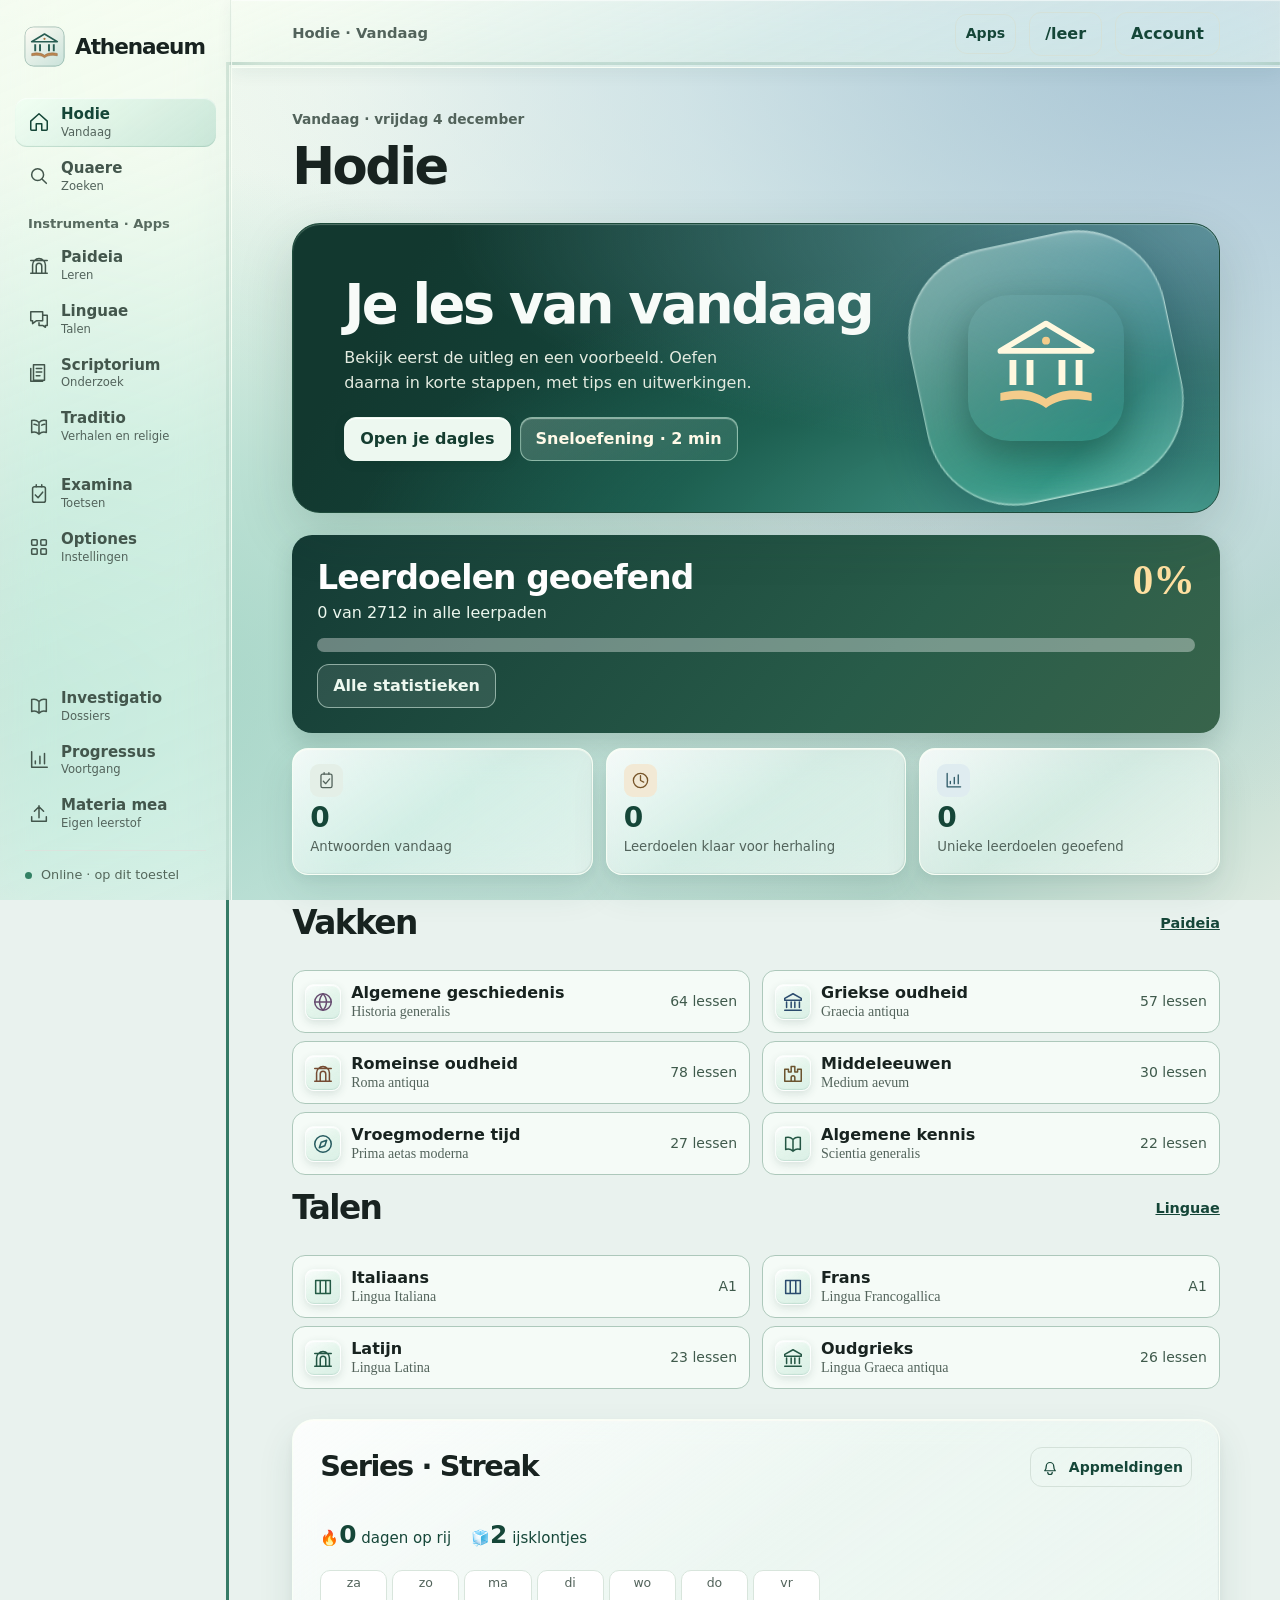
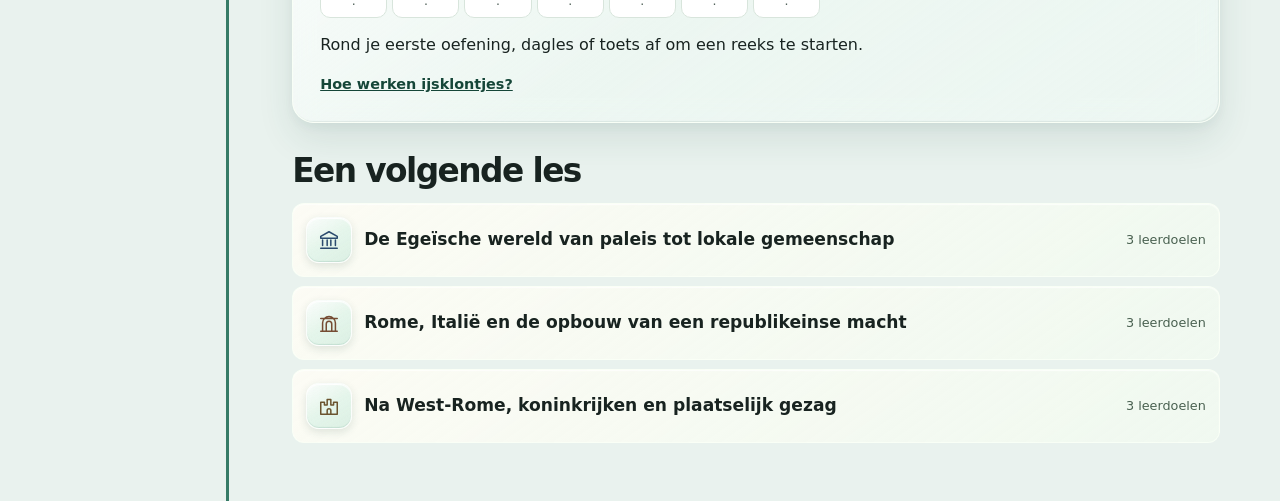
<file: classic.html>
<!doctype html>
<html lang="nl">
<head>
  <meta charset="utf-8">
  <meta name="viewport" content="width=device-width, initial-scale=1">
  <title>Athenaeum</title>
</head>
<body>
  <p><a href="./">Open Athenaeum</a></p>
  <script>
    const currentApp = new URL('./', location.href);
    currentApp.search = location.search;
    currentApp.hash = location.hash;
    location.replace(currentApp);
  </script>
</body>
</html>
</file>
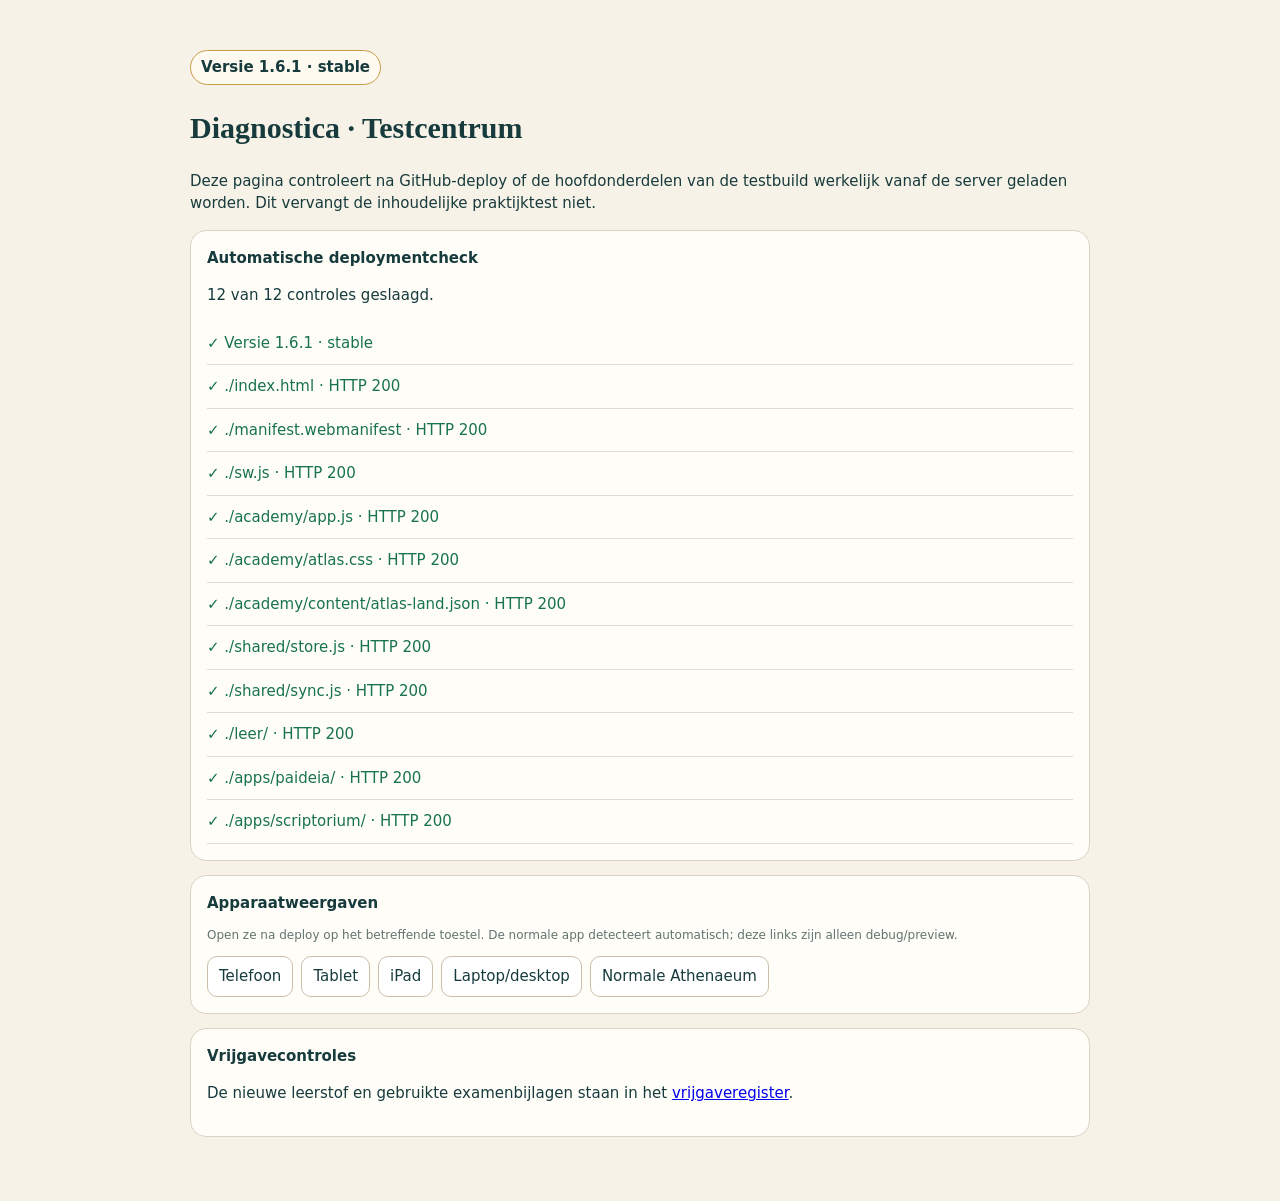
<file: DEPLOY_CHECK.html>
<!doctype html><html lang="nl"><head><meta charset="utf-8"><meta name="viewport" content="width=device-width,initial-scale=1"><title>Athenaeum · Diagnostica</title><style>body{font:15px system-ui;background:#f7f2e7;color:#173b3d;max-width:900px;margin:30px auto;padding:20px;line-height:1.5}h1{font-family:Georgia,serif}.chip{display:inline-block;border:1px solid #c99b48;border-radius:99px;padding:5px 10px;background:#fffaf0;font-weight:800}.ok{color:#18734d}.bad{color:#a52b2b}.warn{color:#8b651c}.row{padding:10px 0;border-bottom:1px solid #ddd}.box{background:#fffdf8;border:1px solid #ddd3c4;border-radius:16px;padding:16px;margin:14px 0}.links{display:flex;gap:8px;flex-wrap:wrap}.links a{border:1px solid #cbbfa9;border-radius:10px;padding:8px 11px;color:inherit;text-decoration:none;background:#fff}.tiny{font-size:12px;color:#63736e}code{word-break:break-word}</style></head><body><span class="chip" id="release">Versie controleren…</span><h1>Diagnostica · Testcentrum</h1><p>Deze pagina controleert na GitHub-deploy of de hoofdonderdelen van de testbuild werkelijk vanaf de server geladen worden. Dit vervangt de inhoudelijke praktijktest niet.</p><div class="box"><strong>Automatische deploymentcheck</strong><div id="out">Controleren…</div></div><div class="box"><strong>Apparaatweergaven</strong><p class="tiny">Open ze na deploy op het betreffende toestel. De normale app detecteert automatisch; deze links zijn alleen debug/preview.</p><div class="links"><a href="./mobile.html">Telefoon</a><a href="./tablet.html">Tablet</a><a href="./ipad.html">iPad</a><a href="./desktop.html">Laptop/desktop</a><a href="./index.html">Normale Athenaeum</a></div></div><div class="box"><strong>Vrijgavecontroles</strong><p>De nieuwe leerstof en gebruikte examenbijlagen staan in het <a href="./docs/athenaeum-1.6.1.md">vrijgaveregister</a>.</p></div><script>
const files = [
  './index.html', './manifest.webmanifest', './sw.js', './academy/app.js',
  './academy/atlas.css', './academy/content/atlas-land.json', './shared/store.js',
  './shared/sync.js', './leer/', './apps/paideia/', './apps/scriptorium/',
];
const output = document.querySelector('#out');
const load = path => fetch(path + '?diagnose=' + Date.now(), {cache:'no-store',signal:AbortSignal.timeout(8000)});
async function verify(path) {
  const row = document.createElement('div');
  row.className = 'row';
  try {
    const response = await load(path);
    let label = path + ' · HTTP ' + response.status;
    let ok = response.ok;
    if (ok && path === './version.json') {
      const version = await response.json();
      ok = /^\d+\.\d+\.\d+$/.test(version.version) && ['stable','test'].includes(version.channel);
      if (ok) {
        label = 'Versie ' + version.version + ' · ' + version.channel;
        document.querySelector('#release').textContent = label;
      }
    }
    row.textContent = (ok ? '✓ ' : '✗ ') + label;
    row.classList.add(ok ? 'ok' : 'bad');
  } catch {
    row.textContent = '✗ ' + path + ' kon niet worden opgehaald.';
    row.classList.add('bad');
  }
  return row;
}
Promise.all(['./version.json', ...files].map(verify)).then(rows => {
  const summary = document.createElement('p');
  summary.textContent = rows.filter(row => row.classList.contains('ok')).length + ' van ' + rows.length + ' controles geslaagd.';
  output.replaceChildren(summary, ...rows);
});
</script></body></html>
</file>
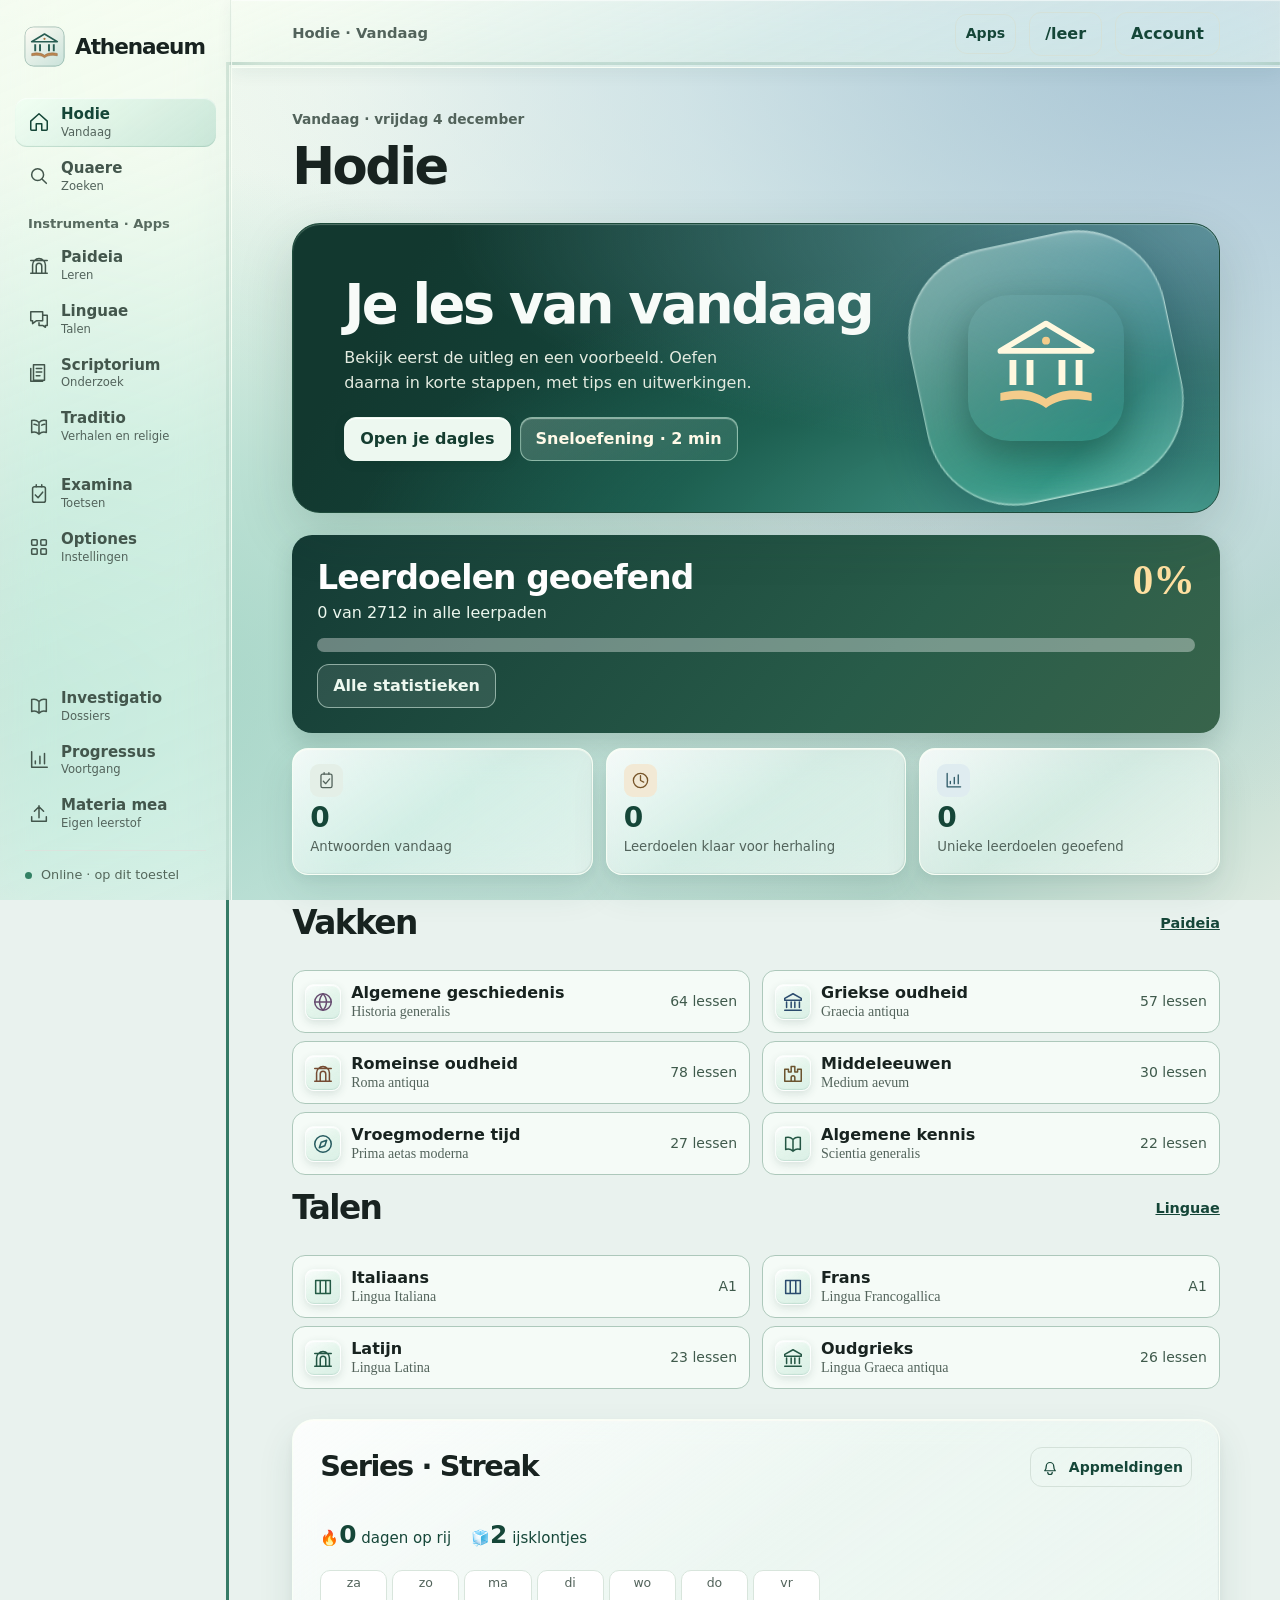
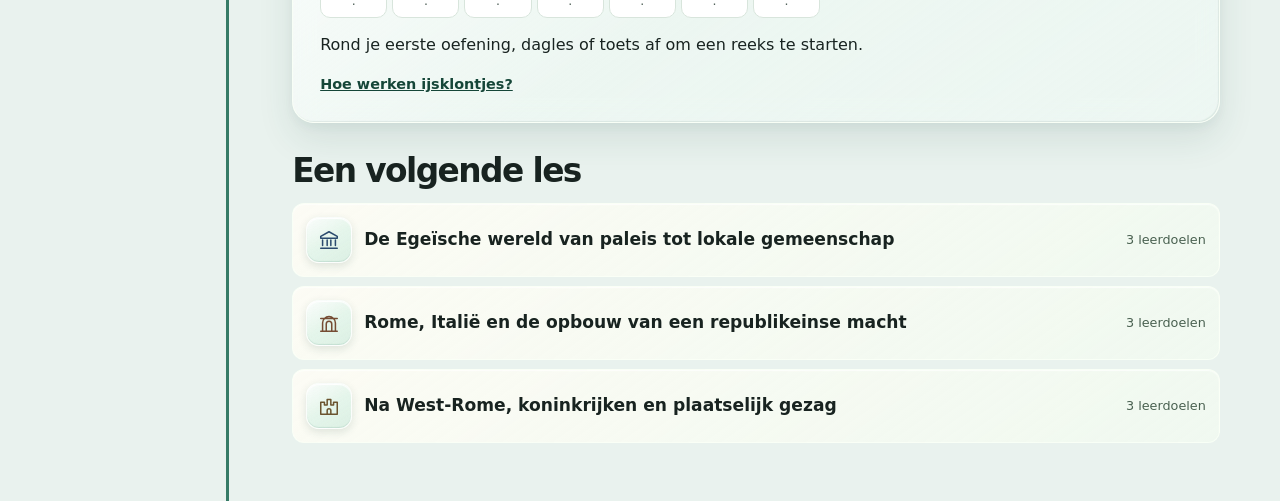
<file: desktop.html>
<!doctype html><html lang="nl"><head><meta charset="utf-8"><meta name="viewport" content="width=device-width,initial-scale=1,viewport-fit=cover"><title>Athenaeum desktop</title></head><body><script>localStorage.setItem('athenaeum_view_mode','desktop');location.replace('./index.html?view=desktop');</script></body></html>
</file>
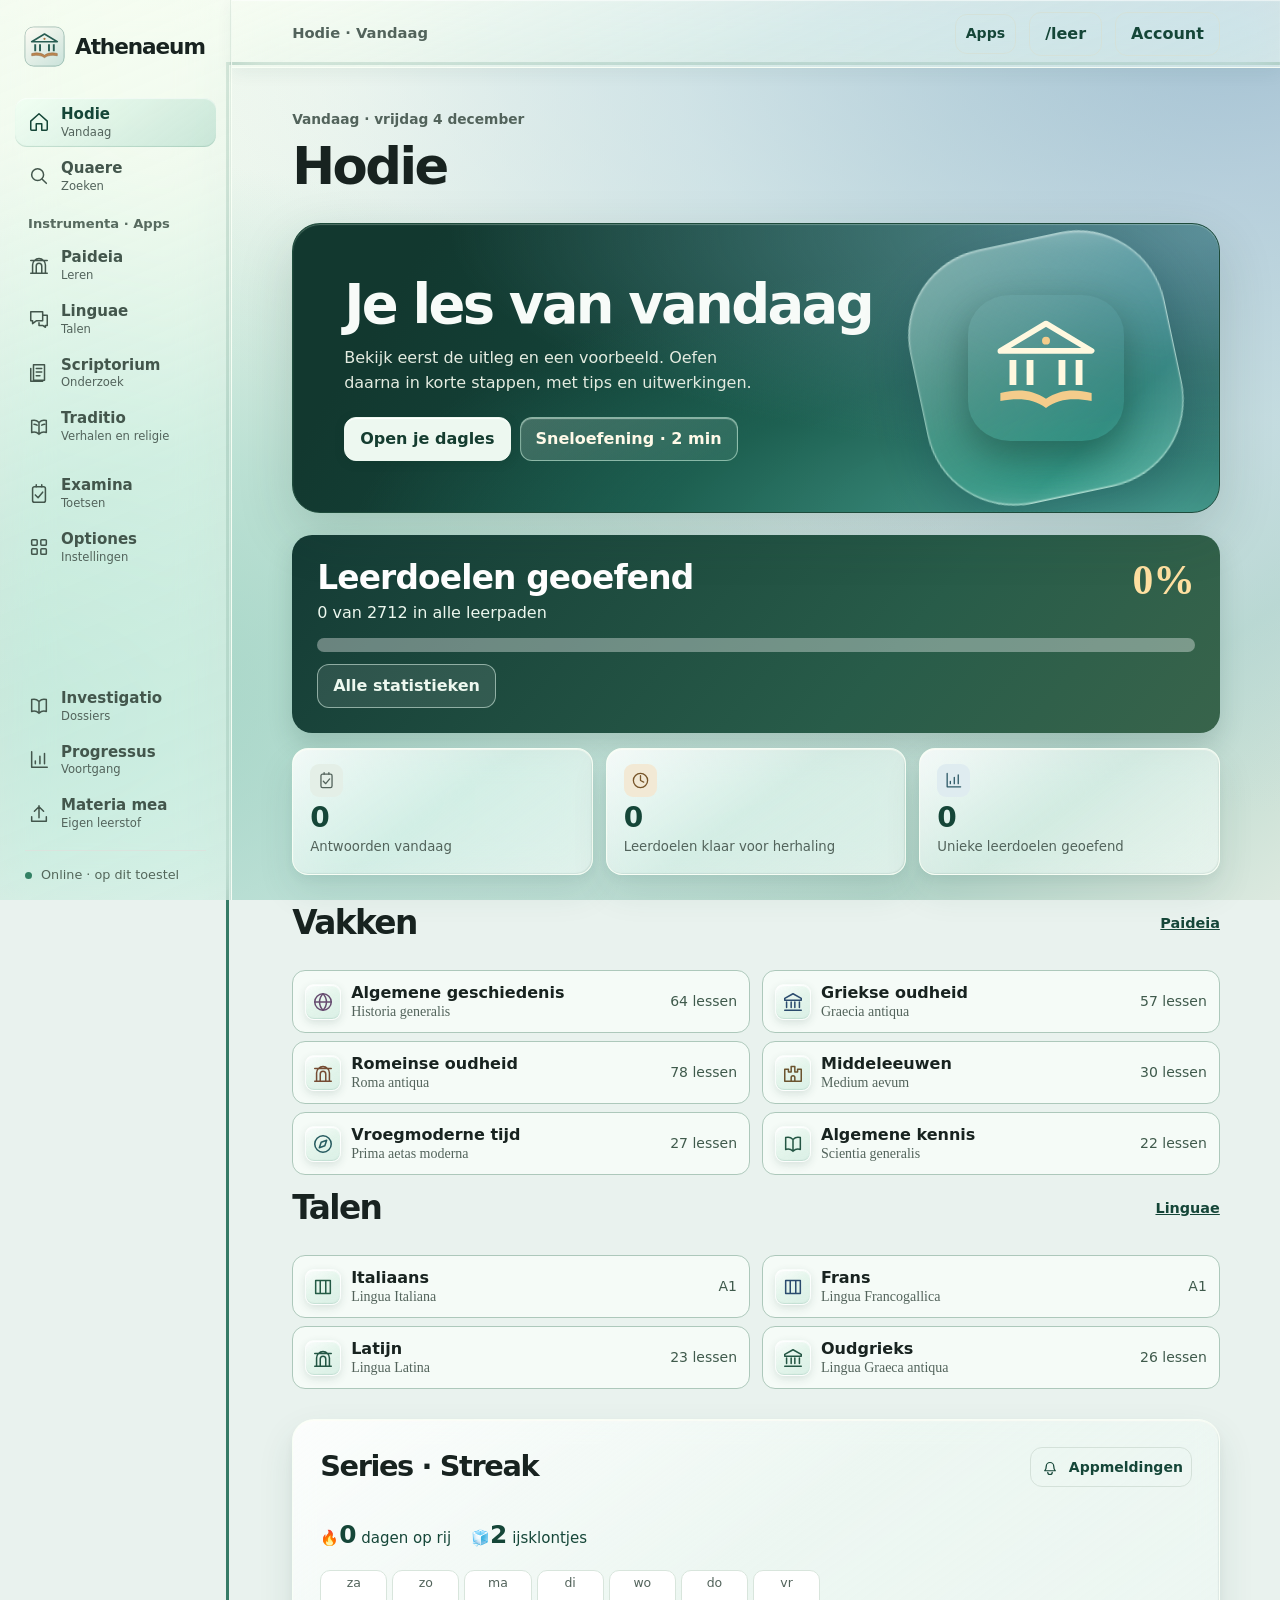
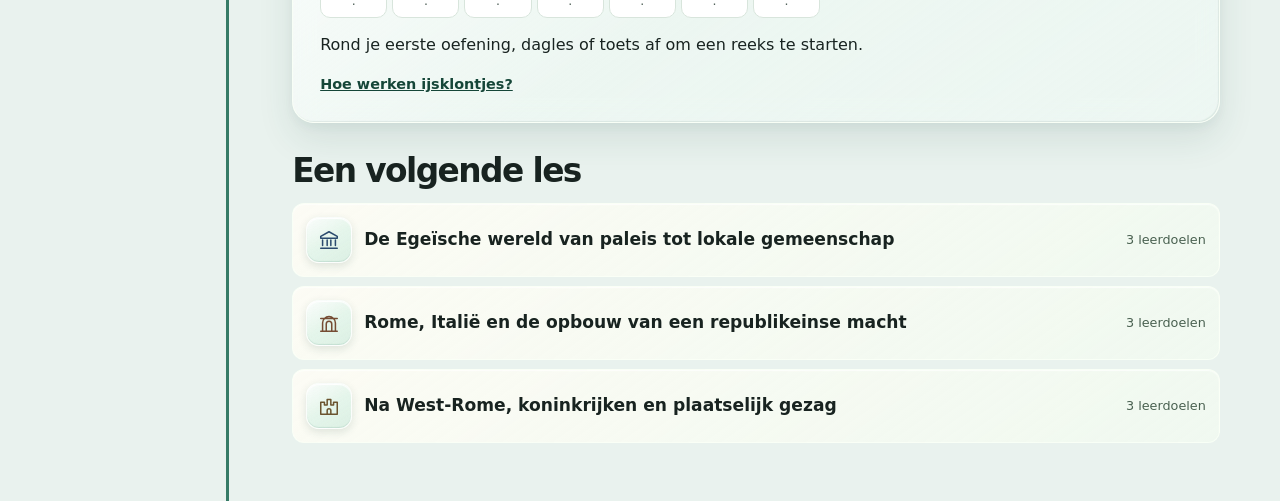
<file: ipad.html>
<!doctype html><html lang="nl"><head><meta charset="utf-8"><meta name="viewport" content="width=device-width,initial-scale=1,viewport-fit=cover"><title>Athenaeum iPad</title></head><body><script>localStorage.setItem('athenaeum_view_mode','tablet');location.replace('./index.html?view=tablet');</script></body></html>
</file>
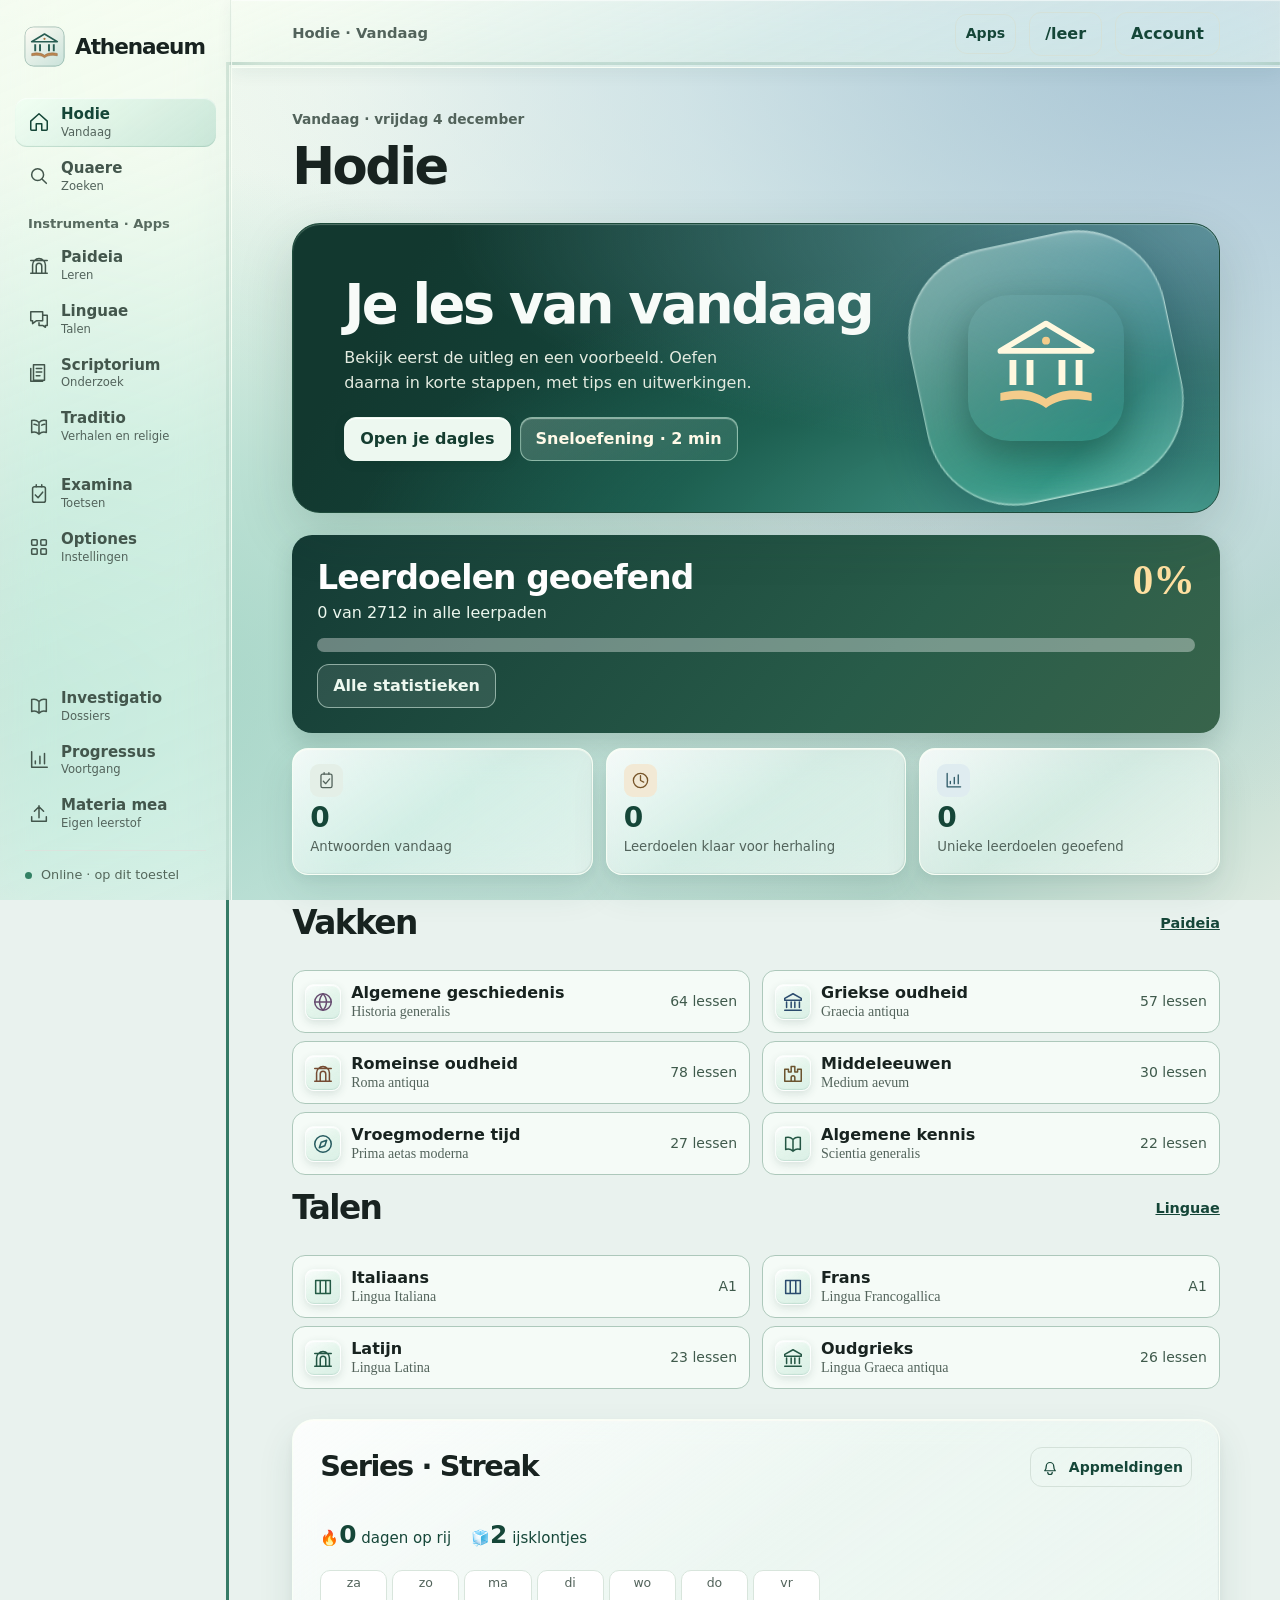
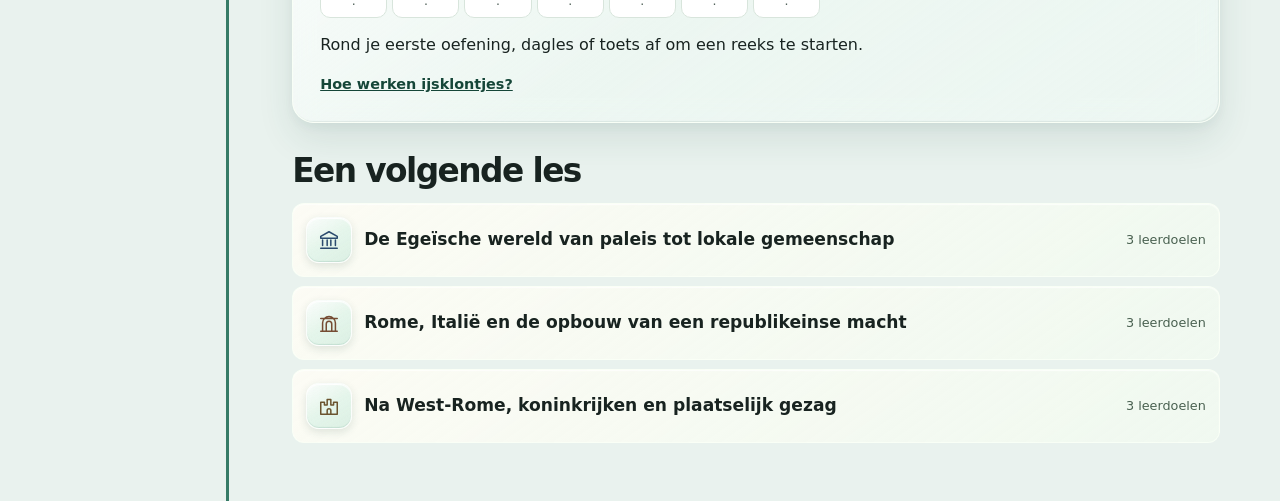
<file: mobile.html>
<!doctype html><html lang="nl"><head><meta charset="utf-8"><meta name="viewport" content="width=device-width,initial-scale=1,viewport-fit=cover"><title>Athenaeum telefoon</title></head><body><script>localStorage.setItem('athenaeum_view_mode','mobile');location.replace('./index.html?view=mobile');</script></body></html>
</file>
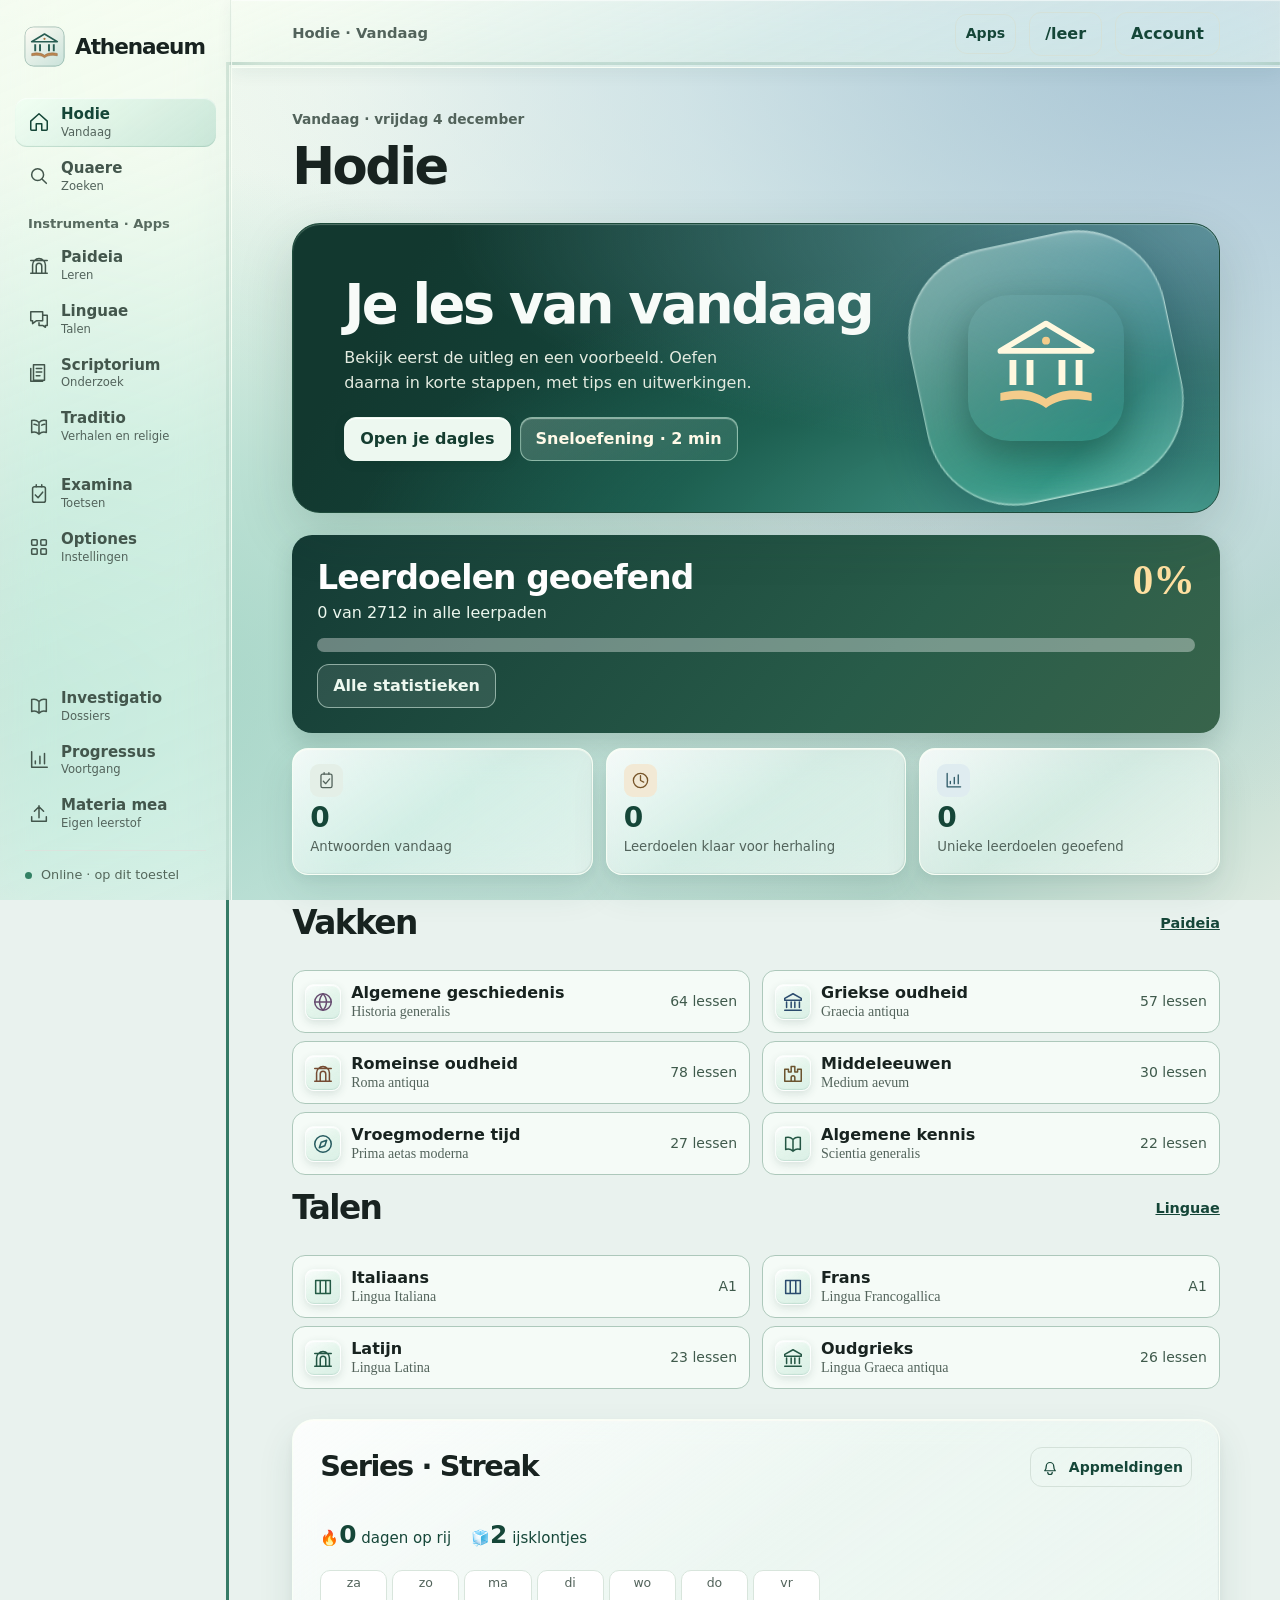
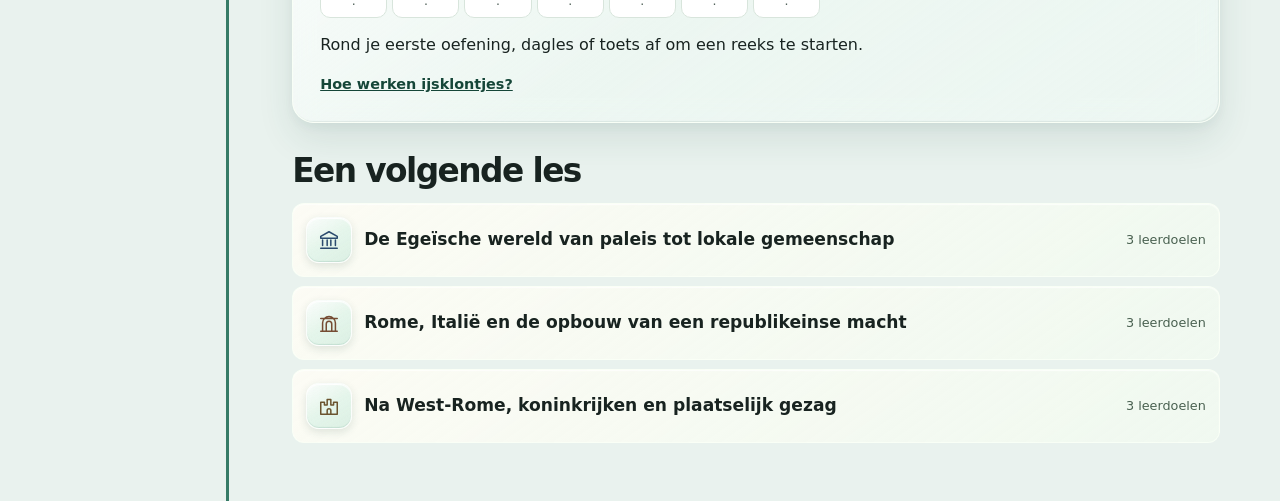
<file: tablet.html>
<!doctype html><html lang="nl"><head><meta charset="utf-8"><meta name="viewport" content="width=device-width,initial-scale=1,viewport-fit=cover"><title>Athenaeum tablet</title></head><body><script>localStorage.setItem('athenaeum_view_mode','tablet');location.replace('./index.html?view=tablet');</script></body></html>
</file>
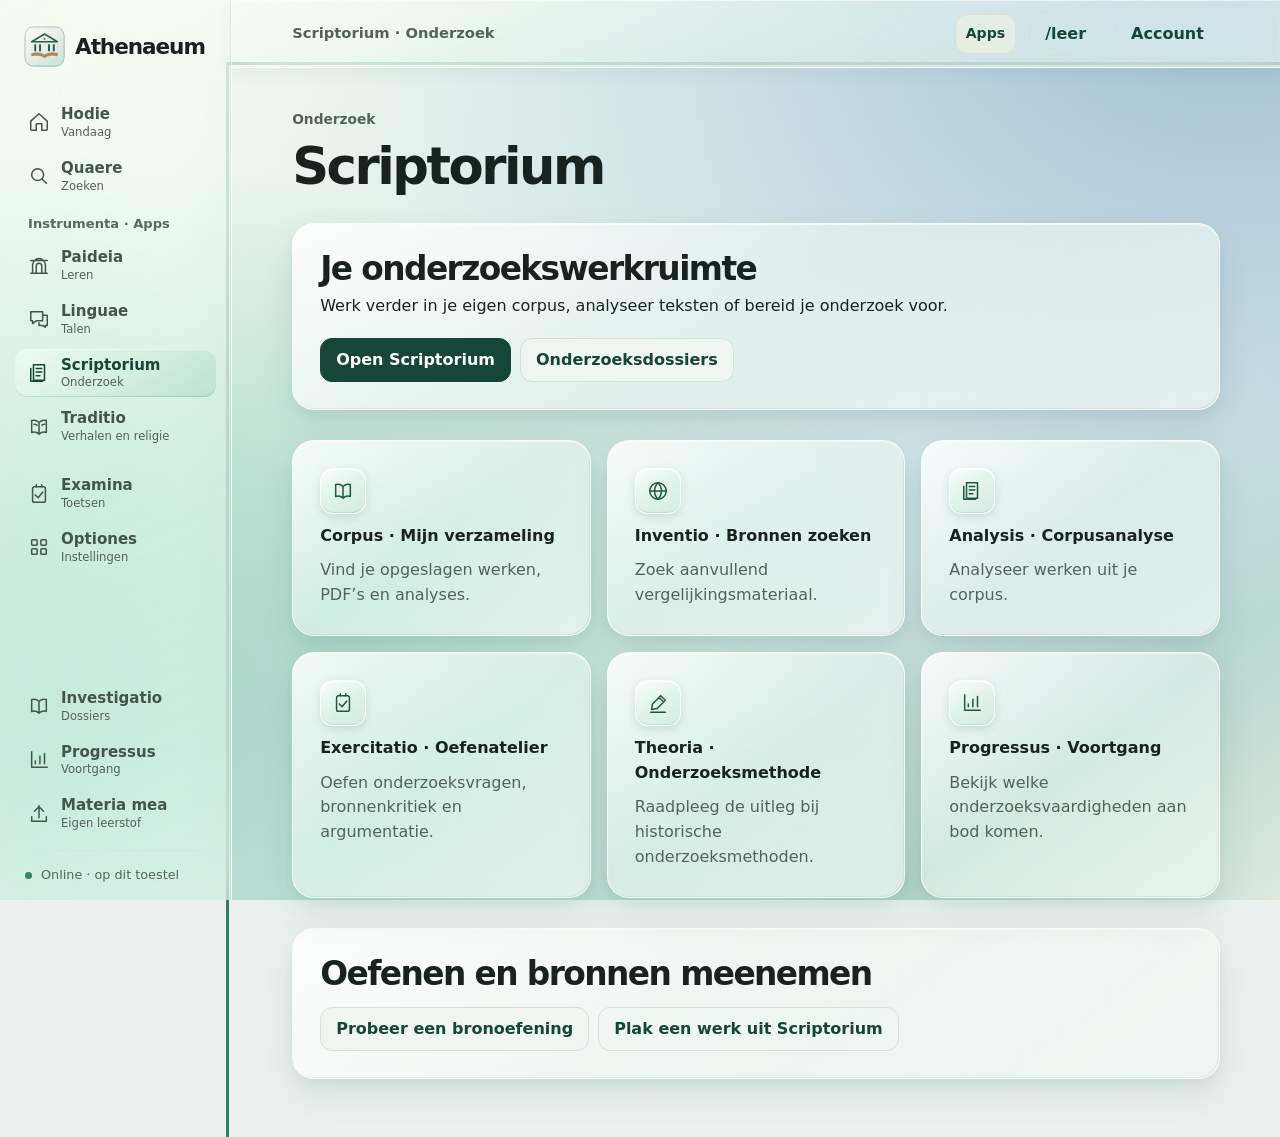
<file: apps/scriptorium/desktop.html>
<!doctype html><html><head><meta charset="utf-8"><meta name="viewport" content="width=device-width,initial-scale=1"><script>localStorage.setItem("scriptorium_interface_mode","desktop");location.replace("./index.html?view=desktop");</script></head><body></body></html>
</file>
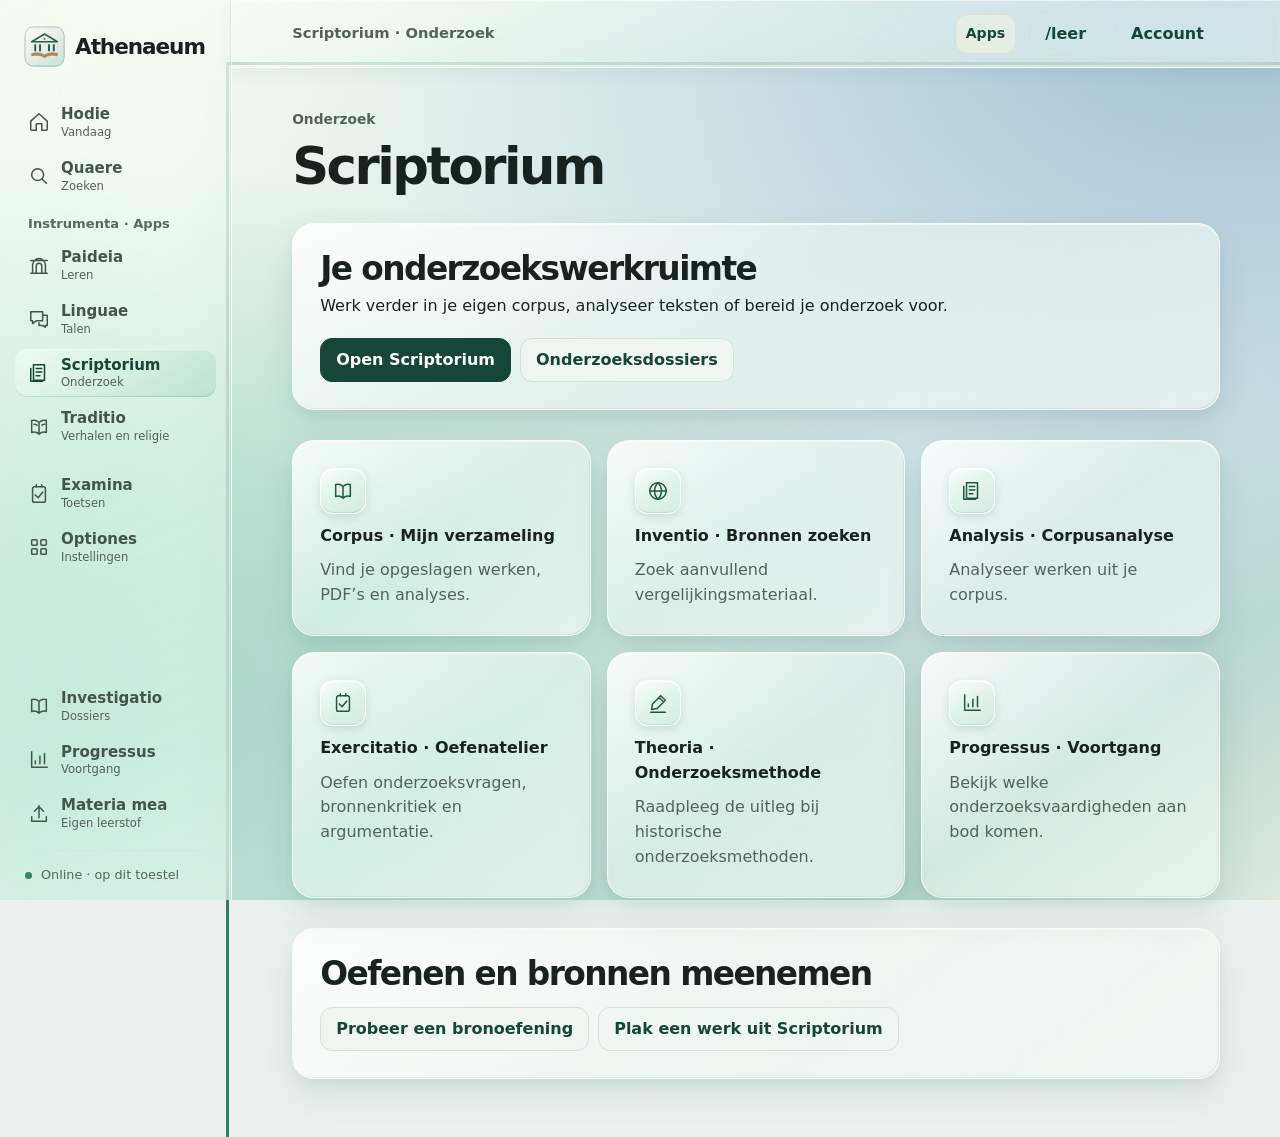
<file: apps/scriptorium/mobile.html>
<!doctype html><html><head><meta charset="utf-8"><meta name="viewport" content="width=device-width,initial-scale=1"><script>localStorage.setItem("scriptorium_interface_mode","mobile");location.replace("./index.html?view=mobile");</script></head><body></body></html>
</file>
<file: academy/style.css>
:root {
  color-scheme: light;
  --ink: #182320;
  --muted: #52635b;
  --evergreen: #154638;
  --pine: #18382f;
  --paper: #e9f2ee;
  --panel: #ffffff;
  --border: #dae4de;
  --green: #e6f1eb;
  --error: #9a3529;
  --radius: 22px;
  --shadow: 0 1px 1px #fff9 inset, 0 2px 7px #18382f07, 0 16px 42px #18382f0d;
  --ui-font: -apple-system, BlinkMacSystemFont, 'Segoe UI', system-ui, sans-serif;
  font: 16px/1.55 var(--ui-font);
  background: var(--paper);
  color: var(--ink);
}
*, *::before, *::after { box-sizing: border-box; }
body {
  margin: 0; min-width: 280px; min-height: 100dvh; isolation: isolate;
  background: var(--paper);
}
body::before {
  content: ''; position: fixed; inset: 0; z-index: -1; pointer-events: none;
  background:
    radial-gradient(ellipse at -5% 77%, #88c6b4b3 1%, #a8d9caa6 28%, transparent 56%),
    radial-gradient(ellipse at 97% 0%, #9ab9cfd4, #c3dae4a8 33%, transparent 64%),
    radial-gradient(ellipse at 28% 4%, #fbfff3, #e6f3e9af 39%, transparent 64%),
    linear-gradient(143deg, #dbece5 19%, #cde5de 45%, #deebe9 60%, #b5d7cb 84%, #dce9df);
}
body:has(dialog[open]) { overflow: hidden; }
a { color: inherit; }
button, input, select, textarea { font: inherit; }
button { cursor: pointer; }
button:disabled { cursor: default; opacity: .6; }
button, a, input, textarea, select, summary { -webkit-tap-highlight-color: transparent; }
:focus-visible { outline: 3px solid #367b66; outline-offset: 3px; }
[hidden] { display: none !important; }
img, svg { max-width: 100%; }
h1, h2, h3, p { margin: 0; }
h1, h2 { line-height: 1.1; letter-spacing: -.048em; font-weight: 700; }
h1 { font-size: clamp(2.25rem, 4vw, 3.7rem); overflow-wrap: anywhere; }
h2 { font-size: clamp(1.42rem, 2.6vw, 2.05rem); }
h3 { line-height: 1.25; font-size: 1.07rem; font-weight: 670; }
p, li { overflow-wrap: anywhere; }
.sr-only, .skip:not(:focus) { position: absolute; width: 1px; height: 1px; padding: 0; margin: -1px; overflow: hidden; clip: rect(0,0,0,0); white-space: nowrap; border: 0; }
.skip:focus { position: fixed; z-index: 15; top: 8px; left: 12px; padding: 10px; background: var(--panel); }
.icon { display: block; width: 22px; height: 22px; flex: 0 0 22px; }
.logo-icon { display: block; width: 26px; height: 26px; }
.rail {
  position: fixed; top: 0; bottom: 0; width: 232px; overflow: auto;
  display: flex; flex-direction: column; padding: 26px 15px 15px;
  background: #fcfdfc; color: var(--ink); border-right: 1px solid var(--border);
}
.brand { display: inline-flex; gap: 10px; align-items: center; text-decoration: none; font-size: 1.35rem; letter-spacing: -.05em; font-weight: 730; }
.rail .brand { padding: 0 9px 31px; }
.brand img { flex: none; border-radius: 10px; }
.brand.compact { display: none; }
.nav { display: grid; gap: 5px; }
.nav a {
  color: #43564c; display: flex; align-items: center; gap: 11px;
  min-height: 47px; border-radius: 12px; padding: 8px 13px;
  text-decoration: none; font-size: .94rem; font-weight: 570;
}
.nav a:hover { background: #edf4ef; }
.nav a[aria-current="page"] { background: #e2f0e8; color: var(--evergreen); font-weight: 700; }
.nav-label { display: grid; line-height: 1.12; min-width: 0; gap: 3px; }
.nav-meaning { font-size: .77em; font-weight: 500; color: var(--muted); }
.apps-group { margin-block: 8px 13px; }
.rail-heading { padding: 0 13px; margin-bottom: 2px; color: #576a5f; font-size: .82rem; font-weight: 690; }
.rail-bottom { margin-top: auto; padding-top: 24px; }
.rail-connection {
  margin: 12px 10px 0; padding-top: 14px; display: flex; align-items: center; gap: 9px;
  font-size: .8rem; color: #54675b; border-top: 1px solid var(--border);
}
.dot { height: 7px; width: 7px; border-radius: 50%; background: #aa7b3c; flex: none; }
.dot.online { background: #338164; }
.workspace { margin-left: 232px; }
.topbar {
  min-height: 68px; position: sticky; z-index: 7; top: 0; display: flex; justify-content: space-between; align-items: center; gap: 12px;
  padding: 10px clamp(20px, 4.7vw, 68px); background: #f8faf8; border-bottom: 1px solid var(--border);
}
.location { color: var(--muted); font-size: .92rem; font-weight: 640; }
.top-actions { display: flex; align-items: center; justify-content: flex-end; gap: 13px; min-width: 0; }
.app-menu { padding: 0; border: 0; position: relative; }
.app-menu summary { min-height: 40px; padding: 6px 10px; font-size: .88rem; list-style: none; }
.app-menu summary::-webkit-details-marker { display: none; }
.app-menu.is-active summary { background: #e5eee2; }
.topbar .app-menu > nav {
  display: grid; gap: 3px; position: absolute; z-index: 6; right: 0; top: calc(100% + 8px);
  min-width: 13rem; padding: 6px; border: 1px solid var(--border);
  border-radius: 14px; background: #fbfdfb; color: var(--ink);
  box-shadow: 0 10px 28px #152b262c; backdrop-filter: none; -webkit-backdrop-filter: none;
}
.app-menu nav a {
  display: flex; align-items: center; gap: 9px; min-height: 44px; padding: 7px 10px;
  text-decoration: none; border-radius: 8px; font-weight: 620;
}
.app-menu nav a:hover, .app-menu nav a[aria-current=page] { background: #e5eee2; }
@media (forced-colors: active) {
  .topbar .app-menu > nav { background: Canvas; color: CanvasText; border-color: CanvasText; }
}
.command { display: flex; align-items: center; width: 139px; background: var(--paper); border: 1px solid var(--border); padding: 0 2px 0 11px; border-radius: 12px; }
.command input { width: 100%; min-height: 36px; min-width: 0; background: transparent; border: 0; }
.command input:focus { outline: 0; }
.command:focus-within { outline: 2px solid #367b66; }
.command-submit { border: 0; background: transparent; padding: 4px 7px; color: var(--muted); font-weight: 700; }
.top-account { max-width: 220px; overflow: hidden; text-overflow: ellipsis; white-space: nowrap; }
.main { max-width: 1320px; margin: auto; padding: 31px clamp(20px, 4.7vw, 68px) 58px; }
.headline { margin-bottom: 28px; }
.headline > p, .subtitle { color: var(--muted); margin-top: 10px; max-width: 67ch; }
.eyebrow { font-size: .86rem; font-weight: 680; color: #3b6654; margin-bottom: 8px; }
.topline { display: flex; align-items: center; justify-content: space-between; gap: 16px; flex-wrap: wrap; }
.stack { display: grid; gap: 15px; }
.row { display: flex; gap: 9px; align-items: center; flex-wrap: wrap; }
.columns { display: grid; grid-template-columns: minmax(0, 1fr) minmax(0, 1fr); gap: 16px; }
.columns.three { grid-template-columns: repeat(3, minmax(0, 1fr)); }
.panel { background: var(--panel); border: 1px solid var(--border); border-radius: var(--radius); padding: clamp(18px, 3vw, 27px); min-width: 0; box-shadow: var(--shadow); }
.panel-title { margin-bottom: 11px; }
section.block { margin-top: 30px; }
.columns.block { margin-top: 16px; }
section.block > .topline { margin-bottom: 14px; }
.hero {
  display: grid; grid-template-columns: minmax(0, 1fr) minmax(160px, .42fr); align-items: center;
  border-radius: 28px; min-height: 270px; padding: clamp(23px, 4.4vw, 51px);
  background: radial-gradient(ellipse at 102% 2%, #6b9fa9cf, transparent 59%),
    radial-gradient(ellipse at 91% 115%, #4ead96bd 10%, #206757c4 41%, transparent 66%),
    linear-gradient(122deg, #12382f 13%, #154a3f 56%, #24576a 97%); color: #f7fbf8;
  border: 1px solid #1e4b3b; box-shadow: 0 1px 1px #ddfae54d inset, 0 20px 54px #193d312e; position: relative; overflow: hidden;
}
.hero h2 { font-size: clamp(2.35rem, 4.25vw, 4.05rem); max-width: 17ch; }
.hero .eyebrow { color: #e2c797; }
.hero .subtitle { color: #e3ebe0; margin: 12px 0 21px; max-width: 41ch; }
.hero-mark { align-self: stretch; position: relative; display: grid; place-items: center; }
.hero-mark::before {
  content: ''; width: clamp(160px, 21vw, 260px); aspect-ratio: 1; position: absolute;
  border: 1px solid #edfff578; border-radius: 34%; transform: rotate(-12deg);
  background: linear-gradient(148deg, #f2fff96b, #d8efe734 48%, #b6e1d91c 73%, #e7fff34d);
  box-shadow: 0 1px 2px #fff6 inset, 0 -1px 1px #b9e5d880 inset, 0 20px 52px #0a2c3f50;
}
.hero-mark img { width: min(66%, 156px); border-radius: 27%; box-shadow: 0 16px 38px #102e2466; position: relative; }
.button {
  min-height: 44px; padding: 9px 15px; display: inline-flex; align-items: center; gap: 8px;
  border: 1px solid #d4e1d9; background: #eff5f1; color: var(--evergreen); font-weight: 650;
  border-radius: 12px; text-decoration: none; line-height: 1.25; justify-content: center;
}
.button:hover { background: #e4efe9; }
.button.primary { background: var(--evergreen); color: #fff; border-color: var(--evergreen); }
.button.primary:hover { background: #225342; }
.button.hero-primary { background: #edf8f0; border-color: #edf8f0; color: #153d30; }
.button.hero-primary:hover { background: #fff; }
.button.quiet { background: transparent; }
.button.small { min-height: 40px; padding: 7px 10px; font-size: .875rem; }
.button.danger { color: var(--error); }
.button.icon-only { border: 0; background: transparent; width: 43px; padding: 10px; }
.text-link { color: var(--evergreen); font-size: .9rem; font-weight: 650; }
.source { display: block; color: var(--muted); font-size: .83rem; }
a.source:hover { color: var(--evergreen); }
.muted { color: var(--muted); }
.small-text { font-size: .88rem; }
.track-card { display: flex; flex-direction: column; gap: 10px; text-decoration: none; }
.track-card:hover { border-color: #a6c0b1; box-shadow: 0 9px 24px #12523b13; }
.track-card .caption { font-size: .85rem; color: var(--muted); margin-top: auto; }
.track-icon { width: 46px; height: 46px; display: grid; place-items: center; background: #e7f2eb; color: #245644; border-radius: 13px; flex: none; font-weight: 750; }
.track-icon.greek, .track-icon.fr { background: #e6edf5; color: #2b4b6e; }
.track-icon.roman { background: #f4ebe3; color: #754c33; }
.track-icon.medieval { background: #f0eddc; color: #6b542f; }
.track-icon.earlymodern { background: #ddeff0; color: #285c61; }
.track-icon.it { background: #e5f2e9; color: #245b45; }
.track-icon.history { background: #eee8f0; color: #674c70; }
.path-head { display: flex; align-items: flex-start; gap: 13px; }
.metrics { display: grid; grid-template-columns: repeat(3,minmax(0,1fr)); gap: 13px; }
.metric { padding: 15px 17px; min-width: 0; background: var(--panel); border: 1px solid var(--border); border-radius: 16px; }
.metric strong { display: block; font-variant-numeric: tabular-nums; font-size: 1.75rem; line-height: 1.16; color: var(--evergreen); }
.metric span { font-size: .83rem; color: var(--muted); }
.streak-panel { background: linear-gradient(145deg, #eef7f1, var(--panel) 70%); }
.streak-panel .topline { gap: 9px; }
.streak-panel .topline h2 { font-size: clamp(1.35rem, 3vw, 1.8rem); }
.streak-panel .topline .icon { width: 18px; height: 18px; }
.streak-stats { display: flex; flex-wrap: wrap; gap: 7px 20px; color: var(--evergreen); font-size: .94rem; }
.streak-stats strong { font-size: 1.55rem; font-variant-numeric: tabular-nums; }
.streak-days { list-style: none; display: grid; grid-template-columns: repeat(7,minmax(0,1fr)); gap: 5px; max-width: 500px; padding: 0; margin: 0; }
.streak-day { display: grid; justify-items: center; align-content: center; gap: 3px; min-height: 48px; border-radius: 10px;
  border: 1px solid #d8e5dc; background: var(--panel); color: var(--muted); font-size: .78rem; }
.streak-day.done { background: #d9efe2; border-color: #badcc8; color: #164c37; font-weight: 700; }
.streak-day.ice, .exam-ice { background: #eaf3fb; border-color: #cfdfec; color: #254968; }
.exam-ice { border-radius: 11px; padding: 9px 12px; font-weight: 630; }
.notifications-panel { max-width: 690px; }
.notifications-panel .field { max-width: 330px; }
.unit-list { display: grid; gap: 9px; }
.unit {
  display: grid; align-items: center; gap: 12px; grid-template-columns: auto minmax(0,1fr) auto;
  text-decoration: none; padding: 13px; border: 1px solid var(--border); background: var(--panel);
  border-radius: 12px; min-height: 69px;
}
.unit:hover { border-color: #94ab9d; }
.unit small { display: block; color: var(--muted); margin-top: 2px; }
.unit .unit-trailing { color: #496050; font-size: .8rem; }
.track-meaning { color: var(--muted); font-size: .86rem; margin-top: 3px; }
.lesson-search { max-width: 820px; }
.lesson-search-form { display: grid; grid-template-columns: minmax(0,1fr) auto; align-items: end; gap: 12px; }
.lesson-search-form .field { min-width: 0; }
.lesson-search-input { display: flex; align-items: center; gap: 8px; padding-inline: 12px 4px; min-height: 52px;
  background: var(--paper); border: 1px solid var(--border); border-radius: 12px; }
.lesson-search-input > .icon { color: var(--evergreen); width: 22px; height: 22px; flex: none; }
.field .lesson-search-input input { flex: 1; background: transparent; min-width: 0; padding: 0; border: 0; border-radius: 0; }
.field .lesson-search-input input:focus { outline: 0; }
.lesson-search-input input::-webkit-search-cancel-button { display: none; }
.lesson-search-input:focus-within { outline: 2px solid #367b66; outline-offset: 2px; }
.lesson-search-form > button { min-height: 52px; }
.search-status { font-size: 1.18rem; letter-spacing: -.02em; scroll-margin-top: 80px; }
.search-results { list-style: none; padding: 0; margin: 0; }
.search-results .search-result { grid-template-columns: auto minmax(0,1fr); align-items: start; padding: 14px; }
.search-result small { margin: 0 0 4px; }
.search-excerpt { color: var(--muted); font-size: .92rem; margin-top: 5px; }
.chip { display: inline-flex; align-items: center; gap: 5px; border-radius: 999px; padding: 4px 10px; background: #edf5f0; color: #355d4a; font-size: .81rem; font-weight: 650; }
.chip.warm { background: #f4ead8; color: #74502d; }
.chip.outline { background: transparent; border: 1px solid #c9d2c7; }
.chip[aria-pressed=true] { background: var(--evergreen); color: white; border-color: var(--evergreen); }
button.chip { min-height: 40px; border: 1px solid #c9d2c7; }
details { border: 1px solid var(--border); border-radius: 11px; padding: 11px 13px; min-width: 0; }
details[open] summary { margin-bottom: 12px; }
summary { font-weight: 650; cursor: pointer; }
.field { display: grid; gap: 6px; min-width: 0; }
.field label, .field-label { font-size: .88rem; font-weight: 680; }
.field input, .field textarea, .field select, .answer-input {
  display: block; width: 100%; min-width: 0; min-height: 44px; border: 1px solid #bccfc3;
  border-radius: 9px; padding: 9px 11px; background: #fcfefc; color: var(--ink);
}
textarea { resize: vertical; }
.field textarea, .answer-input { min-height: 82px; }
.field input[type="file"] { padding: 7px; }
.notice, .empty { padding: 13px 15px; border-radius: 10px; background: #efeee5; color: #43544a; overflow-wrap: anywhere; }
.notice.error { background: #f8e8e4; color: #7c2521; }
.notice.success { background: #e4efe3; color: #25523d; }
.notice + .notice { margin-top: 7px; }
.lesson-copy { max-width: 72ch; line-height: 1.72; }
.lesson-copy p + p { margin-top: 1em; }
.lesson-copy strong { color: #214537; font-weight: 730; }
.lesson-copy h3 + p { margin-top: .45em; }
.course-start { border-color: #c7ded1; background: linear-gradient(135deg, #eef6f1, #fff 75%); }
.course-start h2 + p { margin-top: 6px; }
.history-start { margin-block-end: 1.4rem; }
.history-dimensions { display: grid; gap: 1.05rem; }
.history-dimension { padding-block: 1rem .1rem; border-block-start: 1px solid var(--border); }
.history-dimension h3 { color: var(--evergreen); }
.history-steps { display: grid; grid-template-columns: repeat(auto-fit, minmax(min(240px, 100%), 1fr)); gap: 10px; }
.button.history-step { min-height: 60px; display: grid; justify-content: start; justify-items: start; text-align: start; }
.history-step span { font-size: .8rem; font-weight: 540; color: var(--muted); }
.history-related { display: grid; gap: 6px; margin: 0; padding-inline-start: 1.25rem; }
.timeline-options .chip { min-height: 40px; text-decoration: none; }
.timeline-options .chip:hover { border-color: #84ab99; }
.timeline-options .chip[aria-current="page"],
.button[data-action="history-read"][aria-pressed="true"] { background: var(--evergreen); border-color: var(--evergreen); color: white; }

.worked-example {
  gap: 7px; max-width: 78ch; padding: 14px 17px; border-radius: 10px;
  border: 1px solid #d6e0d2; border-left: 4px solid #789a80; background: #edf3e9;
}
.worked-example h3 { font: 700 1rem/1.35 system-ui, sans-serif; color: var(--evergreen); }
.worked-example p, .worked-example .source { white-space: pre-line; }
.lesson-practice { border-color: #c7ded1; }
.dialogue { margin-top: 16px; display: grid; gap: 10px; }
.dialogue-line { border-left: 2px solid #b8cbbc; padding-left: 11px; }
.dialogue-line .row { align-items: baseline; }
.quiz { max-width: 735px; margin-inline: auto; }
.quiz-intro { gap: 19px; }
.quiz-intro h1 { font-size: clamp(2rem, 4vw, 3.2rem); margin-bottom: 8px; }
.quiz-intro h2 { font-size: 1.4rem; }
.quiz-intro .eyebrow { margin-bottom: -11px; }
.intro-actions { margin-top: 4px; }
.quiz-top { display: flex; justify-content: space-between; align-items: center; gap: 12px; margin-bottom: 13px; }
.quiz-count { font-size: .9rem; color: var(--muted); }
.question { margin-top: 11px; }
.question h1 { font-size: clamp(1.55rem, 3.6vw, 2.6rem); letter-spacing: -.025em; margin-top: 10px; white-space: pre-line; overflow-wrap: anywhere; }
.question-context {
  padding: 11px 14px; background: #f3f1e9; border-left: 3px solid #a99b77;
  border-radius: 6px; white-space: pre-line; max-width: 75ch;
}
.question-instruction { color: var(--muted); font-size: .93rem; }
.quiz-topic { margin-bottom: 6px; }
.choices { display: grid; gap: 8px; }
.choice {
  width: 100%; min-height: 47px; text-align: left; display: flex; align-items: center; gap: 10px;
  border: 1px solid #c8d2c7; border-radius: 10px; padding: 11px; color: var(--ink); background: white; overflow-wrap: anywhere;
}
.choice[data-selected="true"] { border-color: #3d7258; background: #e8f2e7; }
.choice[data-correct="true"] { opacity: 1; border-color: #4b795c; background: #e5efe4; }
.choice[data-correct="false"][data-selected="true"] { opacity: 1; border-color: #bc7458; background: #f7eae2; }
.choice:hover { border-color: #78a183; }
.choice b { display: grid; place-items: center; width: 27px; height: 27px; border: 1px solid #cad6c9; border-radius: 7px; flex: none; color: #496556; }
.quiz-actions { display: flex; flex-wrap: wrap; gap: 8px; margin-top: 16px; }
.quiz-actions > :last-child { margin-left: auto; }
.feedback { background: #e7efe4; border: 1px solid #c6d9c7; border-radius: 11px; padding: 14px; min-width: 0; gap: 9px; justify-items: start; }
.feedback.again { background: #f8ece3; border-color: #e7cabb; }
.feedback p { white-space: pre-line; }
.feedback .model-answer { font-weight: 650; }
.feedback ul { padding-left: 1.3rem; margin: 7px 0 0; }
.feedback li + li { margin-top: 7px; }
.retry { gap: 3px; background: #f4ebd9; }
.part-bank, .selected-parts { display: flex; flex-wrap: wrap; gap: 7px; min-width: 0; align-items: center; }
.selected-parts { min-height: 64px; padding: 9px; border: 1px dashed #a8bbac; border-radius: 11px; background: #f2f5ee; }
.part {
  min-height: 44px; padding: 7px 11px; background: var(--panel); color: var(--evergreen); border: 1px solid #aebfb1;
  border-radius: 9px; font-weight: 620; overflow-wrap: anywhere; max-width: 100%; text-align: start;
}
button.part:not(:disabled):hover { background: #e6efe3; }
.selected-parts .part { background: #e4eee3; }
.part-bank .part:disabled { opacity: .42; }
.match-options { margin: 0; padding: 11px 12px 11px 37px; background: #f2f4ed; border-radius: 10px; }
.match-options li + li { margin-top: 7px; }
.match-options li::marker { color: var(--evergreen); font-weight: 700; }
.match-rows { display: grid; gap: 9px; }
.match-row { grid-template-columns: minmax(0,.72fr) minmax(0,1fr); align-items: center; gap: 11px; }
.match-row label { overflow-wrap: anywhere; font-size: .94rem; }
.match-row select { text-overflow: ellipsis; }
.match-feedback strong { color: var(--evergreen); }
.quiz-timer { font-variant-numeric: tabular-nums; }
dialog { padding: 0; width: min(calc(100% - 24px), 540px); max-height: 90dvh; border-radius: 23px; border: 1px solid var(--border); color: var(--ink); background: var(--panel); box-shadow: 0 18px 65px #152b2680; }
dialog::backdrop { background: #12271f7d; backdrop-filter: blur(5px); }
.dialog-inner { padding: 20px; }
.status { position: fixed; z-index: 9; right: 22px; bottom: 18px; max-width: min(90vw, 430px); padding: 11px 14px; background: var(--pine); color: white; border-radius: 9px; box-shadow: 0 5px 18px #12271f33; }
.status:empty { display: none; }
.mobile-nav { display: none; }
.loading { padding: 18vh 0; color: var(--muted); text-align: center; }

@media (min-width: 1320px) {
  .rail { width: 255px; padding-inline: 20px; }
  .workspace { margin-left: 255px; }
}
@media (max-width: 900px) {
  .rail { width: 184px; padding-inline: 9px; }
  .rail .brand { font-size: 1.25rem; gap: 7px; }
  .rail .brand img { width: 33px; }
  .workspace { margin-left: 184px; }
  .columns.three { grid-template-columns: repeat(2,minmax(0,1fr)); }
}
@media (max-width: 690px) {
  .rail, .location { display: none; }
  .workspace { margin-left: 0; }
  .brand.compact { display: inline-flex; font-size: 1.18rem; gap: 6px; }
  .topbar { min-height: 60px; padding: max(8px, env(safe-area-inset-top)) 13px 8px; }
  .top-actions { gap: 6px; }
  .top-account { max-width: min(32vw, 140px); font-size: .83rem; min-height: 40px; padding: 6px 8px; }
  .command { width: 77px; }
  .command input { padding: 0; }
  .command-submit { padding-inline: 4px; }
  .main { padding: 23px 14px calc(92px + env(safe-area-inset-bottom)); }
  .columns, .columns.three { grid-template-columns: minmax(0, 1fr); gap: 10px; }
  .hero { min-height: 215px; grid-template-columns: minmax(0, 1fr); padding: 22px; }
  .hero-mark { position: absolute; inset: 0 -48px 0 auto; width: 148px; pointer-events: none; opacity: .24; }
  .hero > :first-child { z-index: 2; }
  .hero h2 { font-size: clamp(2.15rem, 9vw, 3rem); }
  .hero .subtitle { max-width: 29ch; }
  .mobile-nav {
    display: grid; position: fixed; z-index: 6; inset: auto 6px max(8px, env(safe-area-inset-bottom)) 6px; grid-template-columns: repeat(6,minmax(0,1fr));
    background: #f8faf8; border: 1px solid var(--border);
    border-radius: 19px; padding: 4px; box-shadow: 0 7px 25px #18382f1f;
  }
  .mobile-nav a {
    display: grid; justify-items: center; align-content: center; min-height: 61px; padding: 5px 1px;
    text-decoration: none; color: var(--muted); font-size: clamp(.67rem, 2.28vw, .82rem); gap: 4px; border-radius: 8px;
  }
  .mobile-nav .nav-label { text-align: center; gap: 2px; white-space: nowrap; }
  .mobile-nav .nav-meaning { font-size: .82em; }
  .mobile-nav a[aria-current="page"] { color: var(--evergreen); background: #e5eee2; font-weight: 750; }
  .mobile-nav .icon { width: 20px; height: 20px; }
  .status { right: 11px; bottom: calc(82px + env(safe-area-inset-bottom)); }
  .metrics { gap: 5px; }
  .metric { padding: 11px 7px; border-radius: 12px; }
  .unit { grid-template-columns: auto minmax(0, 1fr); }
  .unit .unit-trailing { grid-column: 2; }
}
@media (max-width: 420px) {
  .topbar .command { width: 63px; }
  .match-row { grid-template-columns: minmax(0, 1fr); gap: 4px; }
  .lesson-search-form { grid-template-columns: minmax(0,1fr); gap: 8px; }
  .lesson-search-form > button { justify-content: center; min-height: 44px; }
}
@media (max-width: 336px) {
  .brand.compact span { display: none; }
}
@media (max-width: 360px) {
  .brand.compact img { width: 28px; height: 28px; }
  .brand.compact { font-size: 1rem; }
  .command { width: 66px; }
  .top-account { max-width: 85px; }
}

.path-check { display: flex; align-items: center; min-height: 42px; gap: 8px; }
.path-check input { width: 19px; height: 19px; accent-color: var(--evergreen); }

.hero .hero-secondary { border-color: #aac2ab; background: transparent; color: #fff9e8; }
.hero .hero-secondary:hover { background: #416551; }
.daily-layout { display: grid; grid-template-columns: minmax(195px, .38fr) minmax(0, 1fr); gap: 17px; align-items: start; }
.daily-outline h2 { font-size: 1.4rem; }
.daily-outline ol { list-style: none; margin: 0; padding: 0; display: grid; gap: 8px; }
.daily-steps li { display: flex; gap: 9px; align-items: center; min-height: 37px; color: var(--muted); font-size: .89rem; }
.step-indicator { width: 27px; height: 27px; border-radius: 50%; background: #eeefe5; color: #516256; display: inline-grid; place-items: center; flex: none; font-weight: 680; }
.daily-steps li.current { color: var(--evergreen); font-weight: 720; }
.daily-steps li.current .step-indicator { color: #fff; background: var(--evergreen); }
.daily-steps li.done .step-indicator { background: #dfecdf; color: #245942; }
.daily-theory h3 { font-family: var(--ui-font); font-size: 1.55rem; }
.daily-theory .lesson-copy { font-size: 1.09rem; }
.daily-topics { margin: 0; padding-left: 1.23rem; }
.daily-glossary { margin: 0; }
.daily-glossary dt { font-weight: 700; margin: 11px 0 2px; }
.daily-glossary dd { margin: 0; color: var(--muted); }
.study-term {
  appearance: none;
  background: none;
  border: 0;
  padding: 0 .08em;
  font: inherit;
  color: var(--evergreen);
  text-decoration: underline dotted;
  text-underline-offset: .2em;
  cursor: pointer;
}
.study-term:hover { text-decoration-style: solid; }
.study-term:focus-visible { outline: 2px solid var(--evergreen); outline-offset: 3px; border-radius: 2px; }
.study-preparation { padding-bottom: 1rem; border-bottom: 1px solid var(--border); }
.study-goals { margin: 0; padding-left: 1.15rem; }
.study-seminar h3, .study-preparation h3 {
  font-family: var(--ui-font);
  font-size: 1.1rem;
}
.study-example { margin-top: .7rem; }
.study-rubric { min-width: 0; border: 1px solid var(--border); border-radius: 12px; padding: 1rem; padding-top: .6rem; }
.study-rubric legend { padding: 0 .35rem; font-weight: 700; }
.study-criterion + .study-criterion { border-top: 1px solid var(--border); padding-top: .8rem; }
.study-criterion select { width: min(100%, 20rem); }
.daily-previous { grid-template-columns: minmax(0,1fr) auto; }
.pace-options { display: grid; grid-template-columns: repeat(2,minmax(0,1fr)); gap: 9px; margin: 0; padding: 0; border: 0; min-width: 0; }
.pace-options legend { font-size: .89rem; font-weight: 680; margin-bottom: 7px; }
.pace-card { display: flex; align-items: flex-start; gap: 8px; padding: 10px; border-radius: 10px; border: 1px solid var(--border); cursor: pointer; }
.pace-card:has(:checked) { background: #e5eee3; border-color: #819b87; }
.pace-card input { margin-top: .3rem; accent-color: var(--evergreen); }
.pace-card span { display: block; }
.pace-card .muted { font-size: .82rem; }
.hint-list { padding: 10px 13px 10px 33px; margin: 0; background: #f5ebd5; color: #493e28; border-radius: 10px; }
.hint-list li + li { margin-top: 6px; }
.course-search { margin-bottom: 12px; max-width: 380px; }
@media (max-width: 850px) {
  .daily-layout { grid-template-columns: minmax(0,1fr); }
  .daily-outline ol { grid-template-columns: repeat(2,minmax(0,1fr)); }
}
@media (max-width: 690px) {
  .daily-previous .unit-trailing { grid-column: auto; }
}
.research-existing { grid-template-columns: minmax(0,1fr) auto; }
.research-tabs [aria-current="page"] { background: var(--evergreen); color: #fff; border-color: var(--evergreen); }
.research-tabs { margin-block: 3px; }
.comparison-list { display: grid; gap: 9px; }
@media(max-width: 690px) { .research-existing .unit-trailing { grid-column: auto; } }

.research-entry + .research-entry { border-top: 1px solid var(--border); padding-top: 14px; }
.research-entry > form { margin-top: 14px; }
.research-evidence-grid { display: grid; grid-template-columns: repeat(2,minmax(0,1fr)); gap: 15px; }
.research-evidence { min-inline-size: 0; margin: 0; border: 1px solid var(--border); border-radius: 13px; padding: clamp(12px,2vw,17px); }
.research-evidence legend { padding-inline: 6px; font-weight: 650; }
.research-evidence select { width: 100%; text-overflow: ellipsis; }
.research-excerpt { background: var(--paper); max-height: 18rem; overflow: auto; white-space: pre-wrap; overflow-wrap: anywhere;
  padding: 11px; margin: 8px 0; font: inherit; font-size: .9rem; border-radius: 8px; }
.research-literature { scroll-margin-block-start: 16px; }
.settings-tools { margin-bottom: 16px; }

@media (max-width: 900px) {
  .research-evidence-grid { grid-template-columns: minmax(0,1fr); }
}

.back-link { margin-bottom: 16px; }
.scriptorium-start h2 + p { margin-top: 7px; }
.scriptorium-start .row { margin-top: 4px; }
button.track-card { text-align: left; color: inherit; cursor: pointer; }
.language-catalogue .track-card { min-height: 190px; }
.language-catalogue .track-card h3 { font-size: 1.65rem; letter-spacing: -.045em; margin-top: 3px; }
.topic-grid { display: grid; grid-template-columns: repeat(3, minmax(0,1fr)); gap: 14px; }
.topic-card { min-height: 174px; }
.topic-card:first-child { border-color: #b9d4c6; background: linear-gradient(135deg, #eaf5ee, #fff 80%); }
.topic-card h2 { font-size: 1.21rem; letter-spacing: -.025em; }
.topic-card p { font-size: .94rem; }
.topic-units .unit { min-height: 76px; }
.language-actions { justify-content: flex-start; gap: 10px; }
.language-lesson-grid { display: grid; grid-template-columns: minmax(0,1.25fr) minmax(0,1fr); gap: 17px; margin-top: 17px; align-items: start; }
.language-lesson-aside { align-content: start; }
.word-list { margin: 0; }
.word-row { display: grid; grid-template-columns: minmax(0,1fr) minmax(0,1fr) auto; align-items: center; gap: 10px; padding: 6px 0; }
.word-row + .word-row { border-top: 1px solid var(--border); }
.word-row dt { font-weight: 680; color: var(--evergreen); }
.word-row dt, .word-row dd { overflow-wrap: anywhere; }
.word-row dd { margin: 0; color: var(--muted); }
.word-row .audio-word { flex: none; width: 44px; min-height: 44px; padding: 9px; }
.grammar-example { gap: 9px; }
.grammar-example > .button { justify-self: start; }
.spoken-prompt { gap: 7px; }
.spoken-prompt details { background: #f4f8f5; }
.answer-field input { min-height: 52px; }
.answer-field input, .answer-field textarea { font-size: 1rem; }
@media (max-width: 960px) {
  .topic-grid { grid-template-columns: repeat(2, minmax(0,1fr)); }
  .language-lesson-grid { grid-template-columns: 1fr; }
}
@media (max-width: 530px) {
  .topic-grid { grid-template-columns: 1fr; gap: 10px; }
  .topic-card { min-height: 0; display: grid; grid-template-columns: auto minmax(0,1fr); column-gap: 12px; row-gap: 6px; align-items: start; }
  .topic-card .track-icon { grid-row: 1 / 4; }
  .topic-card .caption { grid-column: 2; }
  .word-row { grid-template-columns: minmax(0,1fr) auto; column-gap: 6px; row-gap: 2px; }
  .word-row dd { grid-column: 1; grid-row: 2; }
  .word-row .audio-word { grid-column: 2; grid-row: 1 / 3; }
  .language-actions .button { width: 100%; }
  .language-catalogue .track-card { min-height: 0; }
}
@media (prefers-reduced-motion: no-preference) {
  .button, .track-card, .nav a, .unit { transition: background-color .17s ease, border-color .17s ease, box-shadow .17s ease; }
}
@supports ((backdrop-filter: blur(1px)) or (-webkit-backdrop-filter: blur(1px))) {
  :root {
    --glass-widget: linear-gradient(144deg, #ffffffd9, #f2faf681 48%, #eff8f4b8 100%);
    --glass-chrome: linear-gradient(157deg, #fafff4a8, #eff8f089 53%, #f0faf39c);
    --glass-light: #fafff6dc;
    --glass-lift: 0 1px 1px #fffdf5b3 inset, -1px -1px 1px #3c6b571c inset,
      0 5px 10px #1b4c440b, 0 16px 36px #234f471c;
    --glass-icon: linear-gradient(148deg, #ffffffe0, #f4fff47a 48%, #f4fff126), var(--icon-wash, #b7dfd286);
  }
  :is(.panel, .metric, .topic-card:first-child) {
    background: var(--glass-widget); border-color: var(--glass-light); box-shadow: var(--glass-lift);
  }
  :is(.track-card, .streak-panel, .metric), .hero-mark::before {
    -webkit-backdrop-filter: blur(14px) saturate(1.35);
    backdrop-filter: blur(14px) saturate(1.35);
  }
  .track-card:hover { border-color: #fff; box-shadow: var(--glass-lift), 0 6px 19px #183f3420; }
  :is(.unit, .command, .lesson-search-input) {
    background: linear-gradient(145deg, #fffdf5d9, #f4fdf19c);
    border-color: var(--glass-light); box-shadow: 0 1px 1px #ffffffb3 inset;
  }
  :is(.topbar, .rail, .mobile-nav, dialog) {
    background: var(--glass-chrome); border-color: var(--glass-light);
    -webkit-backdrop-filter: blur(24px) saturate(1.45);
    backdrop-filter: blur(24px) saturate(1.45);
  }
  .topbar { box-shadow: 0 1px 1px #fff9 inset, 0 5px 16px #204f4810; }
  .rail { box-shadow: -1px 0 0 #47746717 inset; }
  .mobile-nav { border-radius: 23px; box-shadow: var(--glass-lift); }
  :is(.track-icon, .mobile-nav a .icon) {
    background: var(--glass-icon); border: 1px solid #fffc;
    box-shadow: 0 1px 1px #fff inset, 0 -1px 1px #43806b2b inset, 0 3px 9px #244d4324;
  }
  .track-icon.greek, .track-icon.fr { --icon-wash: #aac9df97; }
  .track-icon.roman { --icon-wash: #ddc4a58c; }
  .track-icon.medieval { --icon-wash: #dac69591; }
  .track-icon.earlymodern { --icon-wash: #9acfd48c; }
  .track-icon.history { --icon-wash: #ccb9d48c; }
  .mobile-nav a .icon { width: 26px; height: 26px; padding: 3px; border-radius: 8px; }
  :is(.nav a, .mobile-nav a, .app-menu nav a)[aria-current="page"] {
    background: linear-gradient(142deg, #f0fff3bd, #a9d6c58c);
    box-shadow: 0 1px 1px #fff9 inset, 0 -1px 1px #47816a3b inset;
  }
  .hero .hero-secondary {
    background: linear-gradient(151deg, #e9fff335, #e9fff312);
    border-color: #ccf2df8c; box-shadow: 0 1px 1px #f4fff780 inset;
  }
  .hero .hero-primary { box-shadow: 0 2px 10px #0c33263b, 0 1px 1px #fff inset; }
  .hero .hero-secondary:hover { background: #5c9c85a6; }
  @media (max-width: 690px) {
    .hero-mark { opacity: .52; }
    .hero-mark img { opacity: .34; }
  }
}
@media (prefers-reduced-transparency: reduce), (forced-colors: active) {
  body::before { content: none; }
  :is(.panel, .metric, .unit, .command, .lesson-search-input, .topbar, .rail, .mobile-nav, dialog) {
    background: var(--panel); border-color: var(--border);
    -webkit-backdrop-filter: none; backdrop-filter: none; box-shadow: none;
  }
  :is(.track-icon, .mobile-nav a .icon) { background: var(--green); box-shadow: none; }
  :is(.nav a, .mobile-nav a, .app-menu nav a)[aria-current="page"] { background: var(--green); box-shadow: none; }
  .hero-mark::before { display: none; }
  .hero .hero-secondary { background: var(--pine); box-shadow: none; }
  dialog::backdrop { backdrop-filter: none; }
}
.reminder-days { margin: 0; padding: 0; border: 0; }
.reminder-days legend { font-weight: 690; margin-bottom: .55rem; }
.reminder-day { display: inline-flex; align-items: center; gap: 6px; padding: 5px 9px; min-height: 44px; border: 1px solid var(--border); border-radius: 12px; cursor: pointer; }
.reminder-day:has(:checked) { background: var(--green); border-color: #90b2a0; }
.reminder-day input { accent-color: var(--evergreen); width: 16px; height: 16px; }
.reminder-time-controls { display: flex; gap: 9px; align-items: center; flex-wrap: wrap; }
.reminder-time-controls input { width: min(100%, 11rem); }

/* Paideia */
.subject-list {
  display: grid; grid-template-columns: repeat(2, minmax(0, 1fr)); gap: 8px 12px;
  margin: 0; padding: 0; list-style: none;
}
.subject-link {
  display: grid; grid-template-columns: auto minmax(0, 1fr) auto; align-items: center;
  gap: 10px; min-height: 63px; padding: 8px 12px; border-radius: 13px;
  border: 1px solid #adc8bb; background: #f7fcf8e6; text-decoration: none;
}
.subject-link:hover { border-color: #537c67; background: #e9f4eb; }
.subject-link .track-icon { width: 36px; height: 36px; border-radius: 9px; }
.subject-name { display: grid; gap: 1px; line-height: 1.24; }
.subject-name strong { font-size: 1rem; }
.subject-name span { color: var(--muted); font: .875rem/1.25 Georgia, serif; }
.subject-meta { color: #3f5a4c; font-size: .875rem; white-space: nowrap; }
.home-progress { margin-top: 22px; }
.study-resume {
  display: flex; justify-content: space-between; align-items: center; gap: 12px;
  margin-bottom: 15px; padding: 14px;
}
.study-resume h2 { margin-top: 3px; font-size: clamp(1.08rem, 2.15vw, 1.38rem); }
.study-resume .button { flex: none; }
.explorer-nav {
  display: grid; grid-template-columns: repeat(auto-fit, minmax(min(100%, 145px), 1fr));
  gap: 8px; margin: 0 0 15px;
}
.explorer-destinations { grid-template-columns: repeat(auto-fit, minmax(min(100%, 190px), 1fr)); margin: 0; }
.explorer-tabs { grid-template-columns: repeat(auto-fit, minmax(min(100%, 145px), 1fr)); }
.course-start .explorer-nav { margin: 0; }
.explorer-link {
  display: flex; align-items: center; gap: 11px; min-width: 0;
  padding: 11px; border: 1px solid #abc7ba; border-radius: 14px;
  color: var(--pine); background: #f6fcf8e6; text-decoration: none;
}
.explorer-destinations .explorer-link { min-height: 68px; background: linear-gradient(150deg, #fcfffb, #e9f4ec); }
.explorer-link:hover { border-color: #507c66; background: #e3f0e6; }
.explorer-link[aria-current="page"] { color: white; background: #244f42; border-color: #244f42; }
.explorer-link[aria-current="page"] .explorer-label > span { color: #e4f3eb; }
.explorer-icon {
  width: 38px; height: 38px; flex: 0 0 38px; display: grid; place-items: center;
  border-radius: 10px; background: #e2eee7; color: #2d5749;
}
[data-explorer="atlas"] .explorer-icon { background: #d6e8e9; color: #245365; }
[data-explorer="bronnen"] .explorer-icon { background: #f1e4ca; color: #684923; }
[data-explorer="chronologie"] .explorer-icon { background: #e9e3f0; color: #624e72; }
.explorer-label { display: grid; gap: 2px; line-height: 1.24; overflow-wrap: anywhere; }
.explorer-label strong { font: 700 1rem Georgia, serif; }
.explorer-label > span { color: #385949; font-size: .875rem; font-weight: 640; }
.explorer-scopes { margin-block: 0 16px; }
.explorer-scopes .chip, .timeline-jumps .chip { min-height: 44px; text-decoration: none; }
.explorer-scopes .chip[aria-current="page"] { background: var(--evergreen); color: white; border-color: var(--evergreen); }
.explorer-list { margin: 0; padding: 0; list-style: none; }
.explorer-path { margin-block: 18px; scroll-margin-top: 90px; }
.explorer-themes .track-card h2 { font-size: clamp(1.16rem, 2vw, 1.5rem); letter-spacing: -.025em; }

/* Progressus */
.progress-summary {
  display: grid; gap: 12px; padding: clamp(15px, 2.7vw, 25px); border-radius: 20px;
  background: linear-gradient(130deg, #143b35, #285c49 64%, #38644b); color: #fff;
  box-shadow: 0 12px 24px #153e332c; min-width: 0;
}
.progress-summary-head { display: flex; justify-content: space-between; align-items: start; gap: 12px; }
.progress-summary h2 { margin-bottom: 5px; letter-spacing: -.025em; }
.progress-summary p, .progress-summary .button { color: #edf8ef; }
.progress-summary-head > strong { font: 700 clamp(1.7rem, 4vw, 2.6rem)/1 Georgia, serif; color: #ffe0a1; }
.progress-summary .button { justify-self: start; background: #ffffff18; border-color: #e9fff484; }
.progress-summary .button:hover { background: #ffffff2b; }
.study-meter {
  appearance: none; display: block; width: 100%; height: 12px; margin: 0; overflow: hidden;
  border: 0; border-radius: 999px; background: var(--meter-bg, #dceae2); color: var(--meter-fill, #2c6a52);
}
.study-meter::-webkit-progress-bar { background: var(--meter-bg, #dceae2); }
.study-meter::-webkit-progress-value {
  background: linear-gradient(90deg, var(--meter-fill, #2c6a52), var(--meter-end, #5c9e7b)); border-radius: 999px;
}
.study-meter::-moz-progress-bar {
  background: linear-gradient(90deg, var(--meter-fill, #2c6a52), var(--meter-end, #5c9e7b)); border-radius: 999px;
}
.progress-summary .study-meter { --meter-bg: #ffffff32; --meter-fill: #dfb76b; --meter-end: #ffdfa1; height: 14px; }
.progress-overview { display: grid; grid-template-columns: minmax(0, 1.15fr) minmax(0, 1fr); gap: 15px; align-items: start; }
.metric-icon {
  display: grid; place-items: center; width: 33px; height: 33px; border-radius: 9px;
  margin-bottom: 5px; background: #e4efe7; color: #285d46;
}
.metric .metric-icon .icon { width: 19px; height: 19px; }
.metric:nth-child(2) .metric-icon { background: #f2e9d5; color: #765428; }
.metric:nth-child(3) .metric-icon { background: #dfecf0; color: #2d5966; }
.progress-caption { display: flex; align-items: baseline; justify-content: space-between; gap: 7px 12px; flex-wrap: wrap; margin-bottom: 6px; }
.progress-caption span { color: var(--muted); font-size: .875rem; }
.progress-track { gap: 10px; padding: clamp(13px, 2.1vw, 22px); }
.progress-track .progress-caption { margin-bottom: -5px; }
.progress-track-bottom { margin: 0; min-height: 36px; }
.progress-track:is(.greek, .fr) { --meter-fill: #356b8f; --meter-end: #6596b2; }
.progress-track:is(.roman, .medieval) { --meter-fill: #956533; --meter-end: #c4975e; }
.progress-track.history { --meter-fill: #695288; --meter-end: #9a82b4; }
.activity-chart {
  display: grid; grid-template-columns: repeat(7, minmax(0, 1fr)); gap: clamp(5px, 1vw, 11px); margin: 0; padding: 0; list-style: none;
}
.activity-chart li {
  display: grid; grid-template-rows: minmax(24px, auto) 95px auto; gap: 5px; justify-items: center;
  min-width: 0; font-size: .87rem; font-variant-numeric: tabular-nums;
}
.activity-value { font-weight: 700; }
.activity-day { color: var(--muted); }
.activity-track {
  height: 100%; width: min(100%, 30px); display: flex; align-items: end;
  background: #e2ede6; border-radius: 7px; overflow: hidden;
}
.activity-fill { width: 100%; height: var(--activity); background: #4d836b; border-radius: 7px; }
.is-today .activity-fill { background: #ab742d; }
.is-today .activity-day { font-weight: 750; color: #644718; }
@media (max-width: 960px) {
  .progress-overview { grid-template-columns: minmax(0, 1fr); }
}

@media (max-width: 640px) {
  .subject-list { grid-template-columns: minmax(0, 1fr); }
  .explorer-nav { grid-template-columns: repeat(2, minmax(0, 1fr)); }
  .explorer-link { padding: 8px; gap: 6px; }
  .explorer-icon { width: 30px; height: 30px; flex-basis: 30px; }
  .explorer-icon .icon { width: 18px; height: 18px; }
}
@media (forced-colors: active) {
  .activity-track { border: 1px solid CanvasText; }
  .activity-fill { forced-color-adjust: none; background: Highlight; }
}
.source-texts { display: grid; grid-template-columns: repeat(2,minmax(0,1fr)); gap: 12px; margin-block: 5px 10px; }
.source-texts > section {
  padding: 15px; border: 1px solid var(--border); border-radius: 12px; min-width: 0; background: #f5faf3ba;
}
.source-texts h3 { color: var(--evergreen); }
.source-texts blockquote { margin: .65em 0 0; font: 1.08rem/1.6 Georgia, serif; overflow-wrap: anywhere; }
.source-texts figure { grid-column: 1 / -1; margin: 0; width: min(100%, 610px); }
.source-image img { display: block; border-radius: 12px; height: auto; }
.question-source { align-self: start; }
@media (max-width: 570px) {
  .source-texts { grid-template-columns: minmax(0,1fr); }
}

.content-notice {
  display: flex; align-items: center; justify-content: space-between; gap: 8px 14px; flex-wrap: wrap;
  margin-bottom: 13px; border-color: #cba67a; background: #fff8e9;
}
/* Indeterminate loading; no estimated percentages. */
.content-loading,.loading {display:flex;align-items:center;gap:.65rem;}
.content-loading::before,.loading::before {content:'';display:inline-block;flex:none;width:1.35rem;height:.68rem;border:1.5px solid #376456;border-radius:3px;box-shadow:3px 0 0 -1px #376456;background:linear-gradient(90deg,#52937e 45%,transparent 45%) no-repeat center / 100% 65%;}
@media (prefers-reduced-motion:no-preference) {
  .content-loading::before,.loading::before {animation:academy-load 1.2s ease-in-out infinite alternate;}
  @keyframes academy-load {from {background-size:38% 65%} to {background-size:160% 65%}}
}
@media (max-width: 720px) {
  .topbar .app-menu > nav { position: fixed; top: calc(max(8px,env(safe-area-inset-top)) + 49px); right: .75rem; width: min(17rem,calc(100vw - 1.5rem)); }
  .study-link.button { min-height: 40px; padding: .35rem .55rem; font-size: .88rem; }
}
.study-hub-grid {
  display: grid; grid-template-columns: repeat(auto-fit, minmax(min(100%, 245px), 1fr)); gap: .75rem;
}
.hub-path { display: flex; align-items: center; gap: .8rem; min-height: 78px; text-decoration: none; color: var(--pine); }
.hub-path:hover { background: #edf6f0; border-color: #679580; }
.hub-path > span:last-child { display: grid; gap: .25rem; min-width: 0; }
.hub-path strong { font: 700 1.16rem/1.15 Georgia, serif; }
.hub-path small { color: var(--muted); font-size: .875rem; }

.history-programme {
  padding: .75rem 0;
  border-bottom: 1px solid var(--border);
}
.history-programme summary { cursor: pointer; color: var(--ink); font-weight: 700; }
.history-programme p { margin: .65rem 0; }
.history-programme-list { margin: .55rem 0 0; padding-inline-start: 1.35rem; }
.history-programme-list li { margin: .35rem 0; }
.history-programme-list [aria-current="page"] { font-weight: 700; }
</file>
<file: academy/atlas.css>
.atlas-layout {
  display: grid; grid-template-columns: minmax(0, 1.65fr) minmax(235px, 1fr); gap: 14px; align-items: start;
}
.atlas-frame {
  min-width: 0; border: 1px solid #254a51; border-radius: 22px; padding: 8px;
  background: #0c2932; box-shadow: 0 16px 31px #16394033;
}
.atlas-map { position: relative; }
.atlas-map canvas {
  display: block; width: 100%; height: clamp(310px, 46vw, 525px);
  background: radial-gradient(ellipse at center, #224a54, #0f2d37 70%, #0b2630);
  border-radius: 15px; touch-action: none; cursor: grab;
}
.atlas-map canvas.over-marker { cursor: pointer; }
.atlas-map canvas.grabbing { cursor: grabbing; }
.atlas-map canvas:focus-visible { outline: 3px solid #f4cb80; outline-offset: -3px; }
.atlas-loading {
  position: absolute; inset: 44% auto auto 50%; transform: translateX(-50%);
  color: #effcf5; pointer-events: none;
}
.atlas-frame[data-ready] .atlas-loading, .atlas-frame[data-failed] :is(.atlas-loading, .atlas-map-label) { display: none; }
.atlas-map-label {
  position: absolute; display: flex; align-items: center; gap: 8px;
  inset: 12px auto auto 12px; max-width: calc(100% - 24px);
  padding: 6px 11px; border-radius: 9px; background: #092731ec; color: #eff8ee;
  border: 1px solid #8eafa76e; font-size: .875rem; pointer-events: none;
}
.atlas-map-label span:first-child { width: 8px; height: 8px; border-radius: 50%; background: #f1cb83; flex: none; }
.atlas-controls { display: grid; gap: 7px; position: absolute; right: 12px; bottom: 12px; }
.atlas-controls .button {
  background: #f8fcf7; min-height: 44px; min-width: 44px;
  color: #1d473d; box-shadow: 0 3px 9px #09222654; font-size: 1.35rem; font-weight: 700;
}
.atlas-map-footer {
  display: grid; gap: 9px; margin-top: 8px; border-radius: 14px; padding: 10px 12px;
  background: #edf6ef;
}
.atlas-presets { gap: 6px; }
.atlas-presets .chip { min-height: 44px; }
.atlas-presets .chip[aria-pressed="true"] { background: #244f42; color: #fff; }
.atlas-places { min-width: 0; align-content: start; gap: 12px; }
.atlas-places .unit-list { max-height: 370px; overflow: auto; padding: 4px; margin: -4px; overscroll-behavior: contain; }
.atlas-selection {
  display: grid; gap: 8px; padding: 14px; border-radius: 14px; background: #e5f0e9;
  border: 1px solid #b7cfc0;
}
.atlas-place {
  display: flex; justify-content: space-between; align-items: center; gap: 9px; padding: 8px 11px;
  min-height: 48px; border: 1px solid var(--border); background: #ffffffa6; border-radius: 11px; text-decoration: none;
}
.atlas-place span span { display: block; }
.atlas-place > span:last-child { white-space: nowrap; color: #3d5a4c; }
.atlas-place[aria-current="page"] { border-color: #538872; background: #e1f2e5; }
.atlas-place:hover { border-color: #789d8a; }

@media (max-width: 820px) {
  .atlas-layout { grid-template-columns: minmax(0, 1fr); }
  .atlas-places .unit-list { max-height: 290px; }
}

.atlas-layout [hidden] {display:none !important}
.atlas-places .field input {width:100%;min-width:0}
.atlas-options {align-items:center;justify-content:space-between}
.atlas-options label {display:flex;align-items:center;gap:.45rem;min-height:44px}
#atlas-year-message:empty {display:none}
#atlas-year-message:not(:empty) {color:#8a342c}
.atlas-places .unit-list {scrollbar-gutter:stable}
@media(max-width:680px){.atlas-places .unit-list{max-height:22rem;overflow:auto}}

.atlas-time {
  padding: .9rem 1rem 1rem;
  border-top: 1px solid var(--line, #d7cfc0);
  background: #fcf8ed;
  color: #243b38;
}

.atlas-time #atlas-slider { width: 100%; margin: .15rem 0; accent-color: #457366; }
.atlas-time output { font-weight: 700; }
.atlas-time-ticks { display: flex; justify-content: space-between; gap: .75rem; }
.atlas-time-fields { display: grid; grid-template-columns: repeat(auto-fit, minmax(min(100%, 11rem), 1fr)); gap: .7rem; }
.atlas-time-fields .field { min-width: 0; }
.atlas-time-fields select { width: 100%; text-overflow: ellipsis; }
.atlas-legend { display: grid; gap: .35rem; }
.atlas-legend span, .atlas-entity-list button { display: flex; gap: .5rem; align-items: center; text-align: left; }
.atlas-key { width: .65rem; height: .65rem; flex: 0 0 .65rem; border: 1px solid #554e3f; transform: rotate(45deg); }
.atlas-key.area { transform: none; border-style: dashed; background: #f0dc9b; }
.atlas-key.political { background: #ffe28c; }
.atlas-key.culture { background: #eca5ff; }
.atlas-key.site { background: #a7f3ea; }
.atlas-key.network { background: #ffb195; }
.atlas-key.comparison { transform: none; border: 2px dotted #a63a64; }
.atlas-entity-list { list-style: none; padding: 0; display: flex; flex-wrap: wrap; gap: .35rem; }
.atlas-entity-list button { min-height: 2.5rem; white-space: normal; }
.atlas-history-selection:empty { display: none; }
.atlas-dossier { max-width: 86ch; margin-inline: auto; }
.atlas-dossier-period { border-top: 1px solid var(--line, #d7cfc0); padding-top: 1rem; }
.atlas-dossier-period h3, .atlas-dossier-period h4 { margin-top: .45rem; }
</file>
<file: academy/history-timeline.css>
.chrono-controls { display: grid; gap: 1rem; margin-block: 1rem; }
.chrono-controls .field { display: grid; gap: .35rem; font-weight: 650; min-width: 0; }
.chrono-controls :is(input,select) { width: 100%; min-width: 0; min-height: 44px; font: inherit; font-weight: 450; }
.chrono-search-row { display: grid; grid-template-columns: minmax(0,1fr) auto; gap: .55rem; }
.chrono-filter-grid { display: grid; grid-template-columns: repeat(auto-fit,minmax(min(100%,10.5rem),1fr)); gap: .7rem; }
.chrono-controls select { background-color: #f6f9f7; color: var(--ink); border: 1px solid #becdc3; border-radius: .7rem; padding: .45rem .65rem; }
.chrono-results { display: grid; gap: .9rem; }
.chrono-resume { display: flex; flex-wrap: wrap; align-items: center; gap: .85rem 1.3rem; }
.chrono-resume > div { flex: 1 1 15rem; display: grid; gap: .3rem; color: var(--muted); font-size: .94rem; }
.chrono-jumps { row-gap: .4rem; }
.chrono-rail { list-style: none; margin: 0; padding: 0 0 0 1.3rem; position: relative; display: grid; gap: .85rem; }
.chrono-rail::before { content: ''; position: absolute; inset: .5rem auto 1rem .29rem; width: 2px; background: linear-gradient(#ad9c71,#8ba29b,#a09aae,#a7b5a0); }
.chrono-era { --era-ink: #795530; --era-surface: #f8efdf; position: relative; min-width: 0; scroll-margin-top: 6rem; }
.chrono-era[data-epoch="classical"] { --era-ink: #31615c; --era-surface: #e6f4ef; }
.chrono-era[data-epoch="medieval"] { --era-ink: #664c78; --era-surface: #f1ebf7; }
.chrono-era[data-epoch="earlymodern"] { --era-ink: #835637; --era-surface: #f8eddf; }
.chrono-era[data-epoch="modern"] { --era-ink: #345b70; --era-surface: #e9f2f6; }
.chrono-era::before { content: ''; position: absolute; top: 1.8rem; left: -1.3rem; width: .7rem; height: .7rem; border: 2px solid var(--era-ink); border-radius: 50%; background: var(--era-surface); box-sizing: border-box; }
.chrono-era-card { overflow-wrap: anywhere; padding: clamp(1rem,2.6vw,1.6rem); }
.chrono-era-card header { display: grid; gap: .33rem; }
.chrono-era-card header h2 { font-family: Georgia,'Times New Roman',serif; font-weight: 600; font-size: clamp(1.26rem,2.1vw,1.7rem); line-height: 1.2; }
.chrono-era-card header h2 a { color: inherit; text-decoration: none; }
.chrono-era-card header h2 a:hover { text-decoration: underline; text-underline-offset: .12em; }
.chrono-era-card :is(p,h2,h3,h4) { margin: 0; }
.chrono-date { color: var(--era-ink); background: var(--era-surface); font-size: .85rem; font-weight: 720; border-radius: .44rem; padding: .12rem .45rem; width: fit-content; }
.chrono-counts,.chrono-attribution { color: var(--muted); font-size: .9rem; }
.chrono-counts span,.chrono-state { color: var(--evergreen); font-weight: 650; }
.chrono-open { display: inline-block; margin-top: .5rem; }
.chrono-events,.chrono-lessons,.chrono-themes { margin-top: 1rem; border-top: 1px solid var(--border); padding-top: .65rem; }
.chrono-events h3,.chrono-connections h3 { margin: 0 0 .25rem; font-size: 1rem; }
.chrono-event,.chrono-lessons,.chrono-themes,.chronology-theme { color: var(--ink); }
.chrono-event summary,.chrono-lessons summary,.chrono-themes summary,.chronology-theme summary { cursor: pointer; padding-block: .4rem; }
.chrono-event summary { line-height: 1.45; }
.chrono-event + .chrono-event { border-top: 1px solid var(--border); }
.chrono-event-date { color: var(--era-ink); font-size: .9rem; font-weight: 650; margin-inline-end: .5rem; }
.chrono-event-body { padding: .05rem 0 .7rem 1.08rem; display: grid; gap: .6rem; }
.chrono-event-body ul,.chronology-theme ul { margin: 0; padding-inline-start: 1.25rem; }
.chrono-event-body h4 { font-size: 1rem; }
.chrono-event-body figure { margin: .1rem 0; max-width: 26rem; }
.chrono-event-body img { display: block; width: 100%; max-height: 19rem; object-fit: contain; object-position: left; }
.chrono-event-body figcaption { font-size: .875rem; color: var(--muted); margin-top: .25rem; }
.chrono-references { font-size: .94rem; overflow-wrap: anywhere; }
.chrono-lessons ol { padding: 0; margin: 0; list-style: none; }
.chrono-lesson { display: flex; justify-content: space-between; align-items: baseline; gap: .6rem; padding: .45rem 0; color: inherit; text-decoration: none; border-top: 1px solid var(--border); }
.chrono-lesson strong { font-size: .99rem; }
.chrono-lesson:hover strong { text-decoration: underline; }
.chrono-lesson small { display: block; font-size: .875rem; color: var(--muted); }
.chrono-state { font-size: .875rem; }
.chrono-connections,.chronology-theme { overflow-wrap: anywhere; }
.chrono-themes .row,.chronology-theme ul { margin-block: .45rem; }
.chronology-theme summary .muted { display: block; margin-inline-start: 1.1rem; }
.chrono-controls :focus-visible,.chrono-era-card :focus-visible,.chronology-theme :focus-visible { outline: 2px solid var(--evergreen); outline-offset: 3px; }
@media (max-width: 530px) {
  .chrono-filter-grid { grid-template-columns: minmax(0,1fr) minmax(0,1fr); }
  .chrono-rail { padding-left: .95rem; }
  .chrono-era::before { left: -.95rem; top: 1.5rem; }
  .chrono-rail::before { left: .28rem; }
  .chrono-event-body { padding-left: .3rem; }
  .chrono-resume > .button { flex: 0 1 auto; }
}
@media (prefers-reduced-motion: no-preference) {
  .chrono-era-card { transition: border-color .2s ease; }
  .chrono-era-card:focus-within { border-color: var(--era-ink); }
}
</file>
<file: academy/language-classical.css>
.classical-modules {display:grid;grid-template-columns:repeat(auto-fit,minmax(min(100%,21rem),1fr));gap:1rem;align-items:start}
.classical-units {margin:0;padding-inline-start:1.6rem}
.classical-units li {padding:.38rem .15rem}
.classical-units a,.classical-reading,.classical-words {overflow-wrap:anywhere}
.classical-reading figure {margin:.4rem 0;padding:.9rem 1rem;border-inline-start:.2rem solid var(--accent,#44746b);background:var(--paper,#f5f8f7);color:var(--ink,#1e3940);border-radius:0 .35rem .35rem 0}
.classical-reading figcaption,.classical-words small {display:block;font-size:.875rem}
.classical-reading blockquote {margin:.4rem 0;font:1.38rem/1.55 Georgia,serif}
.classical-words {margin:0}
.classical-words > div {display:grid;grid-template-columns:minmax(6rem,1fr) minmax(9rem,2fr);gap:.5rem;padding:.6rem 0;border-bottom:1px solid var(--line,#c8d4d0)}
.classical-words dt {font-weight:650}
.classical-words dd {margin:0}
.classical-words small {margin:.2rem 0;font-style:italic}
.greek-keyboard .row {gap:.3rem;margin:.5rem 0}
.greek-keyboard [data-greek-key] {min-width:2.6rem;min-height:2.65rem}
</file>
<file: academy/traditio.css>
.traditio { --tr-ink: #554767; --tr-pale: #f1ecf5; --tr-line: #d8d0df; min-width: 0; overflow-wrap: anywhere; }
.tr-cover { display: flex; align-items: flex-start; gap: clamp(.7rem,2vw,1.5rem); border-block-end: 1px solid var(--tr-line); margin-block-end: 1rem; padding-block-end: .5rem; }
.tr-cover > svg { flex: none; box-sizing: content-box; width: 1.7rem; height: 1.7rem; padding: .75rem; border-radius: .9rem; background: var(--tr-pale); color: var(--tr-ink); }
.tr-cards,.tr-cycle-grid,.tr-relations { display: grid; grid-template-columns: repeat(auto-fit,minmax(min(100%,19rem),1fr)); gap: .9rem; }
.tr-card { display: flex; flex-direction: column; align-items: flex-start; gap: .55rem; background: var(--surface,#fff); border: 1px solid var(--border,#cfdad5); border-radius: 1rem; padding: 1.1rem 1.2rem; color: inherit; text-decoration: none; }
.tr-card:hover,.tr-card:focus-visible { border-color: var(--tr-ink); }
.tr-card h2,.tr-story h2,.tr-cycle h3 { font-family: Georgia,'Times New Roman',serif; line-height: 1.24; }
.tr-card h2 { margin: 0; font-size: 1.4rem; }
.tr-card p,.tr-details p { margin: 0 0 .6rem; }
.tr-card-corpus,.tr-source-type,.tr-card-progress,.tr-path li > span { color: var(--tr-ink); font-size: .875rem; }
.tr-card-progress { margin-top: auto; padding-top: .4rem; font-weight: 650; }
.tr-crumb,.tr-related,.tr-name-list { display: flex; flex-wrap: wrap; align-items: center; gap: .45rem; }
.tr-crumb { margin-bottom: .65rem; }
.tr-related { margin-block: 1rem; }
.tr-progress { color: var(--tr-ink); font-weight: 650; }
.tr-section-title { margin-block: 1.25rem .15rem; }
.tr-cycle,.tr-relation,.tr-details,.tr-story { min-width: 0; }
.tr-cycle,.tr-relation { padding: 1rem 1.2rem; }
.tr-cycle h3,.tr-relation h2,.tr-details h2 { margin: 0 0 .65rem; font-size: 1.15rem; }
.tr-details,.tr-story { padding: clamp(1rem,2.4vw,1.65rem); margin-block: .9rem; }
.tr-story { max-width: 53rem; }
.tr-story :is(h2,p) { margin-block: .1rem .7rem; }
.tr-story h2 { font-size: 1.3rem; }
.tr-story p + h2 { margin-top: 1.25rem; }
.tr-story p { line-height: 1.68; max-width: 72ch; }
.tr-interpretation { border-inline-start: .22rem solid var(--tr-line); padding-inline-start: .85rem; margin-top: 1.1rem; }
.tr-details > summary { cursor: pointer; font-weight: 650; }
.tr-sources,.tr-relation ul { padding-inline-start: 1.2rem; margin: .6rem 0 0; }
.tr-sources li,.tr-relation li { margin-block: .55rem; }
.tr-source-type,.tr-relation small { display: block; }
.tr-sources .source,.tr-relation .source { color: var(--tr-ink); }
.tr-name-list { margin: .6rem 0 0; }
.tr-figure-link,.tr-name-list > span { display: inline-block; padding: .35rem .65rem; border-radius: .65rem; color: var(--tr-ink); background: var(--tr-pale); font-size: .95rem; text-underline-offset: .15em; }
.tr-path { list-style: none; padding: 0 0 0 .85rem; margin: .75rem 0; border-inline-start: 2px solid var(--tr-line); }
.tr-path li { position: relative; padding: .3rem .25rem; }
.tr-path li::before { content: ''; position: absolute; width: .4rem; height: .4rem; border-radius: 50%; background: var(--tr-ink); left: -1.1rem; top: .8rem; }
.tr-path li > span { display: block; }
.tr-path [aria-current=page] a,.tr-name-list [aria-current=true] { font-weight: 720; }
.traditio :focus-visible { outline: 2px solid var(--tr-ink); outline-offset: 3px; }
@media (prefers-reduced-motion: no-preference) { .tr-card { transition: border-color .15s ease; } }
@media (max-width: 520px) { .tr-cards,.tr-cycle-grid,.tr-relations { grid-template-columns: minmax(0,1fr); } .tr-cover > svg { width: 1.25rem; height: 1.25rem; padding: .55rem; } }
</file>
<file: apps/scriptorium/scriptorium.css>
/* Scriptorium v6 — additional white/green academic UI */
.small-v{font-size:17px!important;line-height:1.15}
body.theory-mode .sidebar,body.theory-mode .topbar{display:none}
body.theory-mode .app{grid-template-columns:1fr}
body.theory-mode .content{padding:0;max-width:none}
.theory-page{min-height:100vh;background:#f5f8f6}.theory-shell{min-height:100vh}
.theory-header{display:grid;grid-template-columns:auto 1fr auto;gap:18px;align-items:center;padding:20px 34px;background:#fff;border-bottom:1px solid var(--line);position:sticky;top:0;z-index:30}
.theory-header h2{margin:2px 0 0;font-family:Georgia,'Times New Roman',serif;font-size:28px}
.theory-content{max-width:1390px;margin:0 auto;padding:34px;display:grid;grid-template-columns:minmax(0,1.45fr) minmax(310px,.55fr);gap:24px}
.theory-main,.theory-side{display:grid;gap:14px;align-content:start}.theory-side{position:sticky;top:108px}
.theory-block{background:#fff;border:1px solid var(--line);border-radius:20px;padding:22px;box-shadow:var(--shadow)}
.theory-block h3{margin:0 0 10px;font-family:Georgia,'Times New Roman',serif;font-size:22px}.theory-block p,.theory-block li{line-height:1.62}
.paper-example{border-left:4px solid #6da786;padding:12px 14px;background:#f7fbf8;border-radius:0 12px 12px 0;margin-top:10px}.paper-example .source-line{font-size:12px;color:var(--muted);margin-top:7px}
.auth-source-card{background:#fff;border:1px solid #b7d5c1;border-radius:18px;padding:18px;box-shadow:0 7px 22px rgba(31,74,52,.06)}
.auth-label{display:inline-flex;padding:4px 8px;border-radius:999px;background:#e8f6ed;color:#236946;border:1px solid #b6d8c2;font-size:10px;font-weight:800;letter-spacing:.06em}
.auth-source-meta{display:flex;gap:7px;flex-wrap:wrap;margin:9px 0 12px}.auth-source-meta span{font-size:11px;color:var(--muted)}
.source-columns{display:grid;grid-template-columns:1fr 1fr;gap:12px;margin-top:12px}.source-text-panel{border:1px solid var(--line);border-radius:14px;padding:14px;background:#fbfdfb}.source-text-panel h5{margin:0 0 8px}
.source-original,.source-translation{font-family:Georgia,'Times New Roman',serif;font-size:15px;line-height:1.72;white-space:pre-wrap;color:#263f34}
.source-links{display:flex;gap:8px;flex-wrap:wrap;margin-top:12px}.source-links a{font-size:12px;color:#256c49;text-decoration:none;font-weight:700}
.source-help{margin-top:12px;padding:12px;border:1px dashed #a9c8b4;border-radius:12px;background:#f6fbf7}
.source-library-list{display:grid;gap:12px}.source-library-item{border:1px solid var(--line);border-radius:16px;padding:16px;background:#fff}
.source-library-item h5{margin:0}.source-library-actions{display:flex;gap:8px;flex-wrap:wrap;margin-top:10px}
.annotation-grid{display:grid;grid-template-columns:1fr 1fr;gap:8px;margin-top:10px}.annotation-grid textarea{min-height:75px;background:#fbfdfb;color:var(--text);border:1px solid var(--line);border-radius:10px;padding:9px;resize:vertical}
.mastery-map{display:grid;grid-template-columns:repeat(2,minmax(0,1fr));gap:9px;margin-top:12px}.mastery-skill{border:1px solid var(--line);border-radius:13px;padding:12px;background:#fbfdfb}.mastery-skill strong{display:block;font-size:13px}.mastery-skill .bar{height:7px;background:#e9f1eb;border-radius:999px;overflow:hidden;margin-top:8px}.mastery-skill .bar>div{height:100%;background:#3f8b64}
.error-item,.review-item{border-bottom:1px solid var(--line);padding:10px 0}.error-item:last-child,.review-item:last-child{border:0}.profile-row{display:grid;grid-template-columns:1fr 55px;gap:10px;align-items:center;padding:7px 0}.profile-row strong{font-size:12px}.profile-row span{text-align:right;font-weight:700}
.material.authentic{border-color:#b7d5c1;background:#fff}.material.authentic .tiny{color:#2f7451}.primary-source-head{display:flex;justify-content:space-between;gap:12px;align-items:flex-start;margin-bottom:8px}
.help-ladder{display:flex;gap:6px;flex-wrap:wrap;margin-top:10px}.help-step{font-size:10px;padding:4px 7px;border:1px solid var(--line);border-radius:999px}.help-step.on{background:#edf7f0;border-color:#a8cfb6;color:#276d4a}
.sync-ok{background:#eef9f2!important;border-color:#a9d1b7!important}.sync-bad{background:#fff4f4!important;border-color:#e4b5b5!important}
.install-chip{font-size:11px;border:1px solid #b7d5c1;background:#f4faf6;padding:5px 8px;border-radius:999px}
.library-type{font-size:10px;text-transform:uppercase;letter-spacing:.06em;color:#2b704e;font-weight:800}
.page-source-note{font-size:11px;color:var(--muted);line-height:1.45;margin-top:6px}
.v6-action-strip{display:flex;gap:7px;flex-wrap:wrap;margin-top:10px}
.v6-warning{background:#fff9ed;border:1px solid #e5d2a6;border-radius:13px;padding:12px;font-size:12px;line-height:1.5}
@media(max-width:1050px){.theory-content,.source-columns,.mastery-map{grid-template-columns:1fr}.theory-side{position:relative;top:auto}.theory-header{grid-template-columns:1fr}.annotation-grid{grid-template-columns:1fr}}


/* Scriptorium V6.2 branding, aesthetics, install UX */
:root{--bg:#eef4f0;--panel:#ffffff;--panel2:#f4f8f5;--line:#d9e5dd;--text:#173228;--muted:#5f736a;--accent:#1f5d46;--accent2:#3a7f5e;--warn:#b68932;--bad:#bf5d5d;--good:#2e8c60;--shadow:0 20px 55px rgba(31,93,70,.10);--r:20px}
html,body{background:radial-gradient(circle at top left,#f9fcfa 0,#eef4f0 45%,#eaf1ec 100%);color:var(--text)}
.sidebar{background:linear-gradient(180deg,#143c2d 0%,#0f3124 55%,#0d281f 100%);border-right:1px solid rgba(255,255,255,.08);color:#eef5f0}
.brand{gap:14px;align-items:center;margin-bottom:18px;padding:16px;border-radius:22px;background:linear-gradient(180deg,rgba(255,255,255,.09),rgba(255,255,255,.04));border:1px solid rgba(255,255,255,.12);box-shadow:0 18px 40px rgba(0,0,0,.18)}
.logo{width:58px;height:58px;border-radius:18px;border:1px solid rgba(255,255,255,.18);background:rgba(255,255,255,.08);overflow:hidden;box-shadow:0 8px 22px rgba(0,0,0,.18)}
.logo img,.topbar-mark img{width:100%;height:100%;object-fit:cover;display:block}
.brand h1{font-size:22px;color:#fff;letter-spacing:.01em}
.brand small{color:#c9ddd3;font-size:12px}
.brand-copy{min-width:0}.brand-row{display:flex;align-items:center;gap:10px;flex-wrap:wrap}
.version-pill{display:inline-flex;align-items:center;padding:5px 10px;border-radius:999px;background:rgba(255,255,255,.14);color:#eef9f3;border:1px solid rgba(255,255,255,.16);font-size:11px;font-weight:800;letter-spacing:.08em}
.nav{gap:8px}
.nav button{color:#d7e7df;padding:12px 13px;border-radius:14px;transition:all .18s ease}
.nav button:hover,.nav button.active{background:rgba(255,255,255,.12);color:#fff;transform:translateX(1px)}
.side-note{background:rgba(255,255,255,.06);border:1px solid rgba(255,255,255,.12);color:#cfe0d7}
.side-note strong{color:#fff}
.topbar{height:84px;padding:0 26px;background:rgba(255,255,255,.82);backdrop-filter:blur(14px);border-bottom:1px solid rgba(31,93,70,.10);box-shadow:0 8px 28px rgba(31,93,70,.06)}
.topbar-left{display:flex;gap:14px;align-items:center;min-width:0}.topbar-mark{width:44px;height:44px;border-radius:14px;overflow:hidden;box-shadow:0 10px 22px rgba(31,93,70,.12);flex:none}
.topbar h2{font-size:22px;color:#193529}.topbar-sub{font-size:12px;color:#698075;margin-top:3px}
.top-actions{align-items:center;flex-wrap:wrap}.install-btn{background:#edf6f0;border-color:#c8ddd0;color:#1f5d46}.install-chip{background:#edf7f2;border-color:#c8ddd0;color:#2b6f50}
.hero,.card,.stat{background:rgba(255,255,255,.92);border-color:#d9e5dd;box-shadow:var(--shadow)}
.hero{padding:26px;border-radius:26px;margin-bottom:22px;background:linear-gradient(135deg,#ffffff 0%,#f6fbf8 72%,#eef7f1 100%);border:1px solid #dce8e0;box-shadow:0 24px 48px rgba(31,93,70,.08)}
.hero h3{font-family:Georgia,'Times New Roman',serif;font-size:32px;color:#1c4635}.hero p{color:#5d7168;max-width:850px}
.badge{background:#f8fcf9;color:#557064;border-color:#d6e5dc}.badge.good{color:#2d7f58;border-color:#bdddca;background:#eff8f3}.badge.accent{color:#2e7055;border-color:#cbe0d4;background:#f4faf6}
.stat,.card{border-radius:22px}.stat{padding:18px 20px}.stat .k{color:#6a7f75}.stat .v{color:#153125}
.card{padding:20px}
.btn{border:1px solid #cfe0d6;background:#fff;color:#224334;border-radius:14px;padding:10px 14px;transition:transform .15s ease, box-shadow .15s ease, background .15s ease;box-shadow:0 8px 18px rgba(31,93,70,.04)}
.btn:hover{transform:translateY(-1px);box-shadow:0 12px 24px rgba(31,93,70,.08);background:#fbfdfc}
.btn.primary{background:linear-gradient(135deg,#1f5d46,#2e7b5a);border-color:#1f5d46;color:#fff;box-shadow:0 14px 28px rgba(31,93,70,.18)}
.btn.primary:hover{background:linear-gradient(135deg,#1a513d,#286c50)}
.field input,.field select,.field textarea, input, select, textarea{background:#fbfdfb!important;color:var(--text)!important;border:1px solid #d4e3da!important;border-radius:13px!important}
.field label{color:#476255}
.theory-header{background:rgba(255,255,255,.9)}
.theory-block,.auth-source-card,.source-library-item,.source-text-panel{box-shadow:0 14px 32px rgba(31,93,70,.06)}
.focus-card,.callout{background:#fbfdfb;border:1px solid #d7e4dc;border-radius:16px;color:#294437}
.training-note{color:#60766a}
.material.authentic{background:#ffffff;border-color:#c5ddcf}
body.app-standalone .topbar-sub::after{content:' · appmodus';font-weight:700;color:#2c7654}
@supports (padding: max(0px)){
  .topbar{padding-left:max(26px, env(safe-area-inset-left));padding-right:max(26px, env(safe-area-inset-right))}
  .content{padding-left:max(28px, calc(28px + env(safe-area-inset-left)));padding-right:max(28px, calc(28px + env(safe-area-inset-right)))}
}
@media(max-width:1050px){
  .sidebar{position:relative;height:auto;border-right:0;border-bottom:0;background:linear-gradient(180deg,#143c2d 0%,#123628 100%)}
  .brand{margin-bottom:12px}
  .nav{grid-template-columns:repeat(3,minmax(0,1fr));overflow-x:auto}
  .nav button{white-space:normal;min-height:52px}
}
@media(max-width:700px){
  .topbar{height:auto;padding-top:14px;padding-bottom:14px;align-items:flex-start;gap:12px;flex-direction:column}
  .topbar-left,.top-actions{width:100%}
  .top-actions{justify-content:flex-start}
  .topbar h2{font-size:20px}
  .hero h3{font-size:28px}
  .brand{padding:14px}
  .logo{width:50px;height:50px}
}
@media(max-width:620px){
  .nav{grid-template-columns:1fr 1fr}
  .grid.stats{grid-template-columns:1fr 1fr}
  .content{padding:16px}
  .hero{padding:20px;border-radius:22px}
  .topbar-mark{width:38px;height:38px}
}


/* V6.2 polish patch — reliable logo, uncluttered mode indicator, responsive sidebar */
.sidebar{display:flex;flex-direction:column;overflow-y:auto;overflow-x:hidden;scrollbar-width:thin;scrollbar-color:rgba(255,255,255,.18) transparent}
.sidebar .brand{flex:none}
.sidebar .nav{flex:none}
.side-note{position:static!important;left:auto!important;right:auto!important;bottom:auto!important;margin-top:auto;padding:14px 15px;flex:none}
.logo,.topbar-mark{background:transparent!important;border:0!important;box-shadow:none!important}
.logo{width:62px;height:62px;overflow:hidden;border-radius:18px;flex:none}
.logo img,.topbar-mark img{display:block;width:100%;height:100%;object-fit:contain;background:transparent}
.topbar-mark{width:46px;height:46px;border-radius:14px;overflow:hidden;flex:none}
.mode-chip{font-weight:700;letter-spacing:.01em;transition:all .18s ease;box-shadow:none!important}
.mode-chip.web-mode{background:#f5f8f6;border-color:#d8e4dd;color:#61776d}
.mode-chip.app-mode{background:#e8f6ee;border-color:#b9d8c6;color:#236e4a}
.top-actions{gap:10px}
.brand-copy{overflow:hidden}.brand-copy small{line-height:1.45}
.sidebar .nav button{font-weight:650}
.sidebar .nav button.active{box-shadow:inset 0 0 0 1px rgba(255,255,255,.08)}
.hero{overflow:hidden;position:relative}.hero:after{content:'';position:absolute;width:210px;height:210px;border-radius:50%;right:-70px;top:-95px;background:radial-gradient(circle,rgba(62,140,96,.12),rgba(62,140,96,0) 68%);pointer-events:none}
.card,.stat,.hero{transition:box-shadow .18s ease,border-color .18s ease}
.card:hover,.stat:hover{border-color:#c8dbcf;box-shadow:0 22px 48px rgba(31,93,70,.105)}
@media(max-width:1050px){
  .sidebar{overflow:visible;display:block}
  .side-note{display:none!important}
  .brand{max-width:520px}
  .nav{grid-template-columns:repeat(4,minmax(120px,1fr));overflow-x:auto;padding-bottom:4px}
  .nav button{min-width:120px;text-align:center}
}
@media(max-width:760px){
  .sidebar{padding:12px 14px}
  .brand{margin:0 0 10px;padding:12px 13px;border-radius:18px}
  .logo{width:50px;height:50px}
  .brand h1{font-size:20px}
  .brand small{font-size:11px}
  .nav{display:flex!important;gap:8px;overflow-x:auto;overscroll-behavior-inline:contain;scroll-snap-type:x proximity;padding-bottom:6px}
  .nav button{min-width:max-content!important;min-height:auto!important;padding:10px 13px!important;scroll-snap-align:start;border:1px solid rgba(255,255,255,.07)!important}
  .topbar{padding:12px 16px;gap:10px}
  .topbar-left{gap:10px}
  .topbar-mark{width:40px;height:40px}
  .topbar-sub{font-size:11px}
  .top-actions{gap:8px}
  .mode-chip{order:-1}
  .hero{padding:19px}
}
@media(max-width:520px){
  .grid.stats{grid-template-columns:1fr 1fr!important}
  .top-actions .btn{padding:9px 11px}
  .install-chip{padding:5px 8px}
  .hero h3{font-size:25px}
  .content{padding:13px!important}
}


/* V6.2.1 hotfix — clickable navigation + stronger PWA icon compatibility */
#app, .shell, .sidebar, .content, .topbar, .nav, .page, .card, .hero, .btn, button, a, input, select, textarea, label {pointer-events:auto}
.hero::before, .hero::after, .card::before, .card::after, .stat::before, .stat::after, .brand::before, .brand::after {pointer-events:none}
.sidebar, .topbar, .content {position:relative; z-index:1}
.nav button, .btn, a, [role="button"], summary {cursor:pointer; touch-action:manipulation; -webkit-tap-highlight-color: rgba(31,93,70,.12)}
button:disabled{cursor:not-allowed}
.top-actions{position:relative; z-index:2}
.mode-chip{user-select:none}
@media(max-width:760px){
  .top-actions{flex-wrap:wrap}
  .mode-chip{margin-right:auto}
}

/* Scriptorium V6.3 - GitHub release hardening */
.boot-notice{margin:0 0 14px;padding:12px 14px;border-radius:14px;border:1px solid #dfc98d;background:#fff9e9;color:#725615;font-size:13px;line-height:1.45;box-shadow:0 8px 20px rgba(31,93,70,.05)}
.boot-notice.bad{border-color:#e3b0b0;background:#fff1f1;color:#8a3434}.boot-notice.good{border-color:#acd0b9;background:#f0f9f3;color:#286f4c}
.health-list{display:grid;gap:7px;margin-top:10px}.health-row{display:grid;grid-template-columns:12px 1fr auto;gap:9px;align-items:start;padding:9px 10px;border:1px solid var(--line);border-radius:12px;background:#fbfdfb}.health-row>span:last-child{font-size:10px;font-weight:800;letter-spacing:.05em}.health-dot{width:9px;height:9px;margin-top:4px;border-radius:50%;background:#99a89f}.health-row.ok .health-dot{background:#2f8a5e}.health-row.bad .health-dot{background:#bf5d5d}.health-row.ok>span:last-child{color:#2f7b57}.health-row.bad>span:last-child{color:#a54343}
.friend-card{background:linear-gradient(145deg,#ffffff,#f3faf5)}
#nav button,.btn,[data-go],[data-close],a{pointer-events:auto!important;touch-action:manipulation}.page{pointer-events:auto}.page:not(.active){display:none!important}.page.active{display:block!important}
.content,.sidebar,.topbar{isolation:isolate}.sidebar{z-index:20}.topbar{z-index:15}.content{z-index:1}
@media(max-width:1050px){.sidebar{z-index:20}.content{position:relative}.nav button{min-height:48px}}
@media(max-width:620px){.health-row{grid-template-columns:12px 1fr}.health-row>span:last-child{grid-column:2}.friend-card .row{align-items:stretch}.friend-card .row .btn{width:100%;justify-content:center;text-align:center}}


/* V6.3.1 — responsive release layout
   Desktop/PWA windows stay desktop until 780px. Mobile becomes compact only below that. */
@media (min-width:781px) and (max-width:1050px){
  .app{grid-template-columns:238px minmax(0,1fr)!important}
  .sidebar{position:sticky!important;top:0!important;height:100vh!important;display:flex!important;flex-direction:column!important;padding:16px!important;border-right:1px solid rgba(255,255,255,.08)!important;border-bottom:0!important;overflow-y:auto!important;overflow-x:hidden!important}
  .sidebar .brand{display:flex!important;margin-bottom:14px!important;padding:12px!important}
  .sidebar .brand small{display:block!important;font-size:10.5px!important;line-height:1.35!important}
  .sidebar .nav{display:grid!important;grid-template-columns:1fr!important;gap:5px!important;overflow:visible!important;padding:0!important}
  .sidebar .nav button{min-width:0!important;min-height:auto!important;text-align:left!important;white-space:normal!important;padding:9px 10px!important;font-size:13px!important}
  .side-note{display:block!important;position:static!important;margin-top:auto!important;left:auto!important;right:auto!important;bottom:auto!important;font-size:10.5px!important;padding:10px!important}
  .topbar{height:72px!important;padding:0 18px!important;flex-direction:row!important;align-items:center!important}
  .content{padding:20px!important}
  .grid.stats{grid-template-columns:repeat(3,minmax(0,1fr))!important}
  .two{grid-template-columns:1fr!important}
  .training-overview-grid{grid-template-columns:1fr!important}
}
@media (max-width:780px){
  .app{grid-template-columns:1fr!important}
  .sidebar{position:relative!important;height:auto!important;padding:12px 12px 10px!important;border-right:0!important;border-bottom:1px solid rgba(255,255,255,.10)!important;overflow:hidden!important}
  .sidebar .brand{padding:10px 12px!important;margin-bottom:9px!important;border-radius:16px!important}
  .sidebar .logo{width:44px!important;height:44px!important;border-radius:13px!important}
  .sidebar .brand h1{font-size:17px!important}
  .sidebar .brand small{font-size:10.5px!important;line-height:1.3!important}
  .sidebar .nav{display:flex!important;gap:7px!important;overflow-x:auto!important;overflow-y:hidden!important;scrollbar-width:none!important;padding:0 0 4px!important;overscroll-behavior-inline:contain!important;scroll-snap-type:x proximity!important}
  .sidebar .nav::-webkit-scrollbar{display:none!important}
  .sidebar .nav button{flex:0 0 auto!important;min-width:max-content!important;padding:9px 11px!important;font-size:12px!important;line-height:1.15!important;border:1px solid rgba(255,255,255,.08)!important;scroll-snap-align:start!important}
  .side-note{display:none!important}
  .topbar{position:sticky!important;top:0!important;height:auto!important;min-height:64px!important;padding:10px 12px!important;display:flex!important;flex-direction:row!important;align-items:center!important;gap:10px!important}
  .topbar-left{min-width:0!important;flex:1!important}.topbar-mark{width:36px!important;height:36px!important}.topbar h2{font-size:18px!important}.topbar-sub{display:none!important}
  .top-actions{width:auto!important;flex:0 0 auto!important;justify-content:flex-end!important;gap:6px!important}.top-actions .hide-sm{display:none!important}.mode-chip{font-size:10px!important;padding:4px 7px!important}
  .content{padding:14px!important}
  .hero{padding:18px!important;border-radius:19px!important}.hero h3{font-size:25px!important;line-height:1.12!important}.hero p{font-size:14px!important}
  .grid.stats{grid-template-columns:repeat(2,minmax(0,1fr))!important}.stat{padding:14px!important}.stat .v{font-size:23px!important}
  .card{padding:15px!important;border-radius:18px!important}
  .module-grid,.module-grid-overview{grid-template-columns:1fr!important}
  .training-launch-grid{grid-template-columns:1fr!important}
  .training-overview-grid,.training-layout,.focus-main,.theory-content,.source-columns,.form-grid,.analysis-grid,.discovery{grid-template-columns:1fr!important}
  .table{min-width:720px!important}
}
@media (max-width:430px){
  .grid.stats{grid-template-columns:1fr 1fr!important;gap:9px!important}
  .topbar-mark{display:none!important}
  .mode-chip{max-width:112px!important;overflow:hidden!important;text-overflow:ellipsis!important}
  .hero h3{font-size:23px!important}
}


/* V6.4 — toegankelijkere theorie en complete onderzoeksdossiers */
.v64-eyebrow{font-size:10px;letter-spacing:.09em;font-weight:850;color:#2f7958;text-transform:uppercase;margin-bottom:7px}
.v64-lead{font-family:Georgia,'Times New Roman',serif;font-size:18px;line-height:1.65;color:#244638;margin:0}
.v64-steps{display:grid;gap:8px;padding-left:23px}.v64-steps li{padding-left:4px}
.v64-example{background:linear-gradient(135deg,#fffdf7,#f7fbf8);border-color:#e3dbc5}
.v64-worked{background:#fff;border:1px solid #c9dfd2;border-radius:20px;padding:22px;box-shadow:var(--shadow)}.v64-worked h3{font-family:Georgia,'Times New Roman',serif;margin:3px 0 12px}.v64-worked p{line-height:1.62}
.v64-principle{padding:16px 0;border-bottom:1px solid var(--line)}.v64-principle:last-child{border-bottom:0}.v64-principle h4{margin:0 0 7px}.v64-evidence{margin:7px 0;padding:10px 12px;border-left:3px solid #8ebba1;background:#f6faf7;border-radius:0 10px 10px 0;font-size:12px;line-height:1.5}.v64-evidence span{color:var(--muted)}.v64-practice{background:#eff8f2;padding:10px 12px;border-radius:10px}
.v64-mistakes{border-color:#ead9b8;background:#fffaf0}.v64-ready{border-color:#b8d9c5;background:#f3faf5}
.v64-brief{margin-bottom:18px;background:linear-gradient(135deg,#f7fbf8,#fff);border:1px solid #bfd9c9;border-radius:20px;padding:20px;box-shadow:0 12px 30px rgba(31,93,70,.06)}.v64-brief h3{font-family:Georgia,'Times New Roman',serif;font-size:22px;margin:0 0 13px}.v64-brief-grid{display:grid;grid-template-columns:1fr 1fr;gap:10px}.v64-brief-grid>div{background:#fff;border:1px solid var(--line);border-radius:12px;padding:12px}.v64-brief-grid .wide{grid-column:1/-1}.v64-brief-grid span{display:block;font-size:10px;text-transform:uppercase;letter-spacing:.06em;font-weight:800;color:#638073;margin-bottom:5px}.v64-brief-grid p{margin:0;line-height:1.55}.v64-note{margin-top:12px;padding:11px 13px;background:#edf7f0;border-radius:12px;color:#294d3a}
.v64-context{display:grid;grid-template-columns:auto 1fr;gap:8px;margin:9px 0 12px;padding:10px 12px;border-radius:11px;background:#f0f7f2;border:1px solid #d1e3d8;font-size:12px;line-height:1.5}.v64-context strong{color:#286c4e}.v64-context span{color:#526c60}
.v64-scholars{margin-bottom:18px;background:#fff;border:1px solid #d5e4db;border-radius:20px;padding:20px}.v64-scholars h3{font-family:Georgia,'Times New Roman',serif}.v64-scholars article{padding:12px 0;border-bottom:1px solid var(--line)}.v64-scholars article:last-child{border-bottom:0}
@media(max-width:820px){.v64-brief-grid{grid-template-columns:1fr}.v64-brief-grid .wide{grid-column:auto}.v64-context{grid-template-columns:1fr}.v64-lead{font-size:16px}}


/* V6.5 — klassieke rebrand + robuustere responsive layout */
:root{
  --bg:#f4efe3;
  --panel:#fffdfa;
  --panel2:#f7f3eb;
  --line:#ddd2bf;
  --text:#213b4c;
  --muted:#687987;
  --accent:#173f52;
  --accent2:#8c6a2d;
  --warn:#a86f2d;
  --good:#2d6b57;
  --shadow:0 18px 42px rgba(23,63,82,.08);
}
html,body{background:radial-gradient(circle at top left,#fffefb 0,#f6f1e7 50%,#efe7d8 100%)}
.sidebar{background:linear-gradient(180deg,#173f52 0%,#122f3d 60%,#102a36 100%)!important}
.brand{background:linear-gradient(180deg,rgba(255,250,240,.14),rgba(255,250,240,.08))!important;border-color:rgba(233,216,174,.18)!important}
.version-pill{background:rgba(233,216,174,.18)!important;border-color:rgba(233,216,174,.22)!important;color:#fff6de!important}
.hero{background:linear-gradient(135deg,#fffdfa 0%,#f7f2e8 60%,#f2eee6 100%)!important}
.hero h3,.theory-block h3,.v64-worked h3,.v64-brief h3{color:#173f52}
.badge.accent{background:#f7f2e6!important;border-color:#e4d7bb!important;color:#77531e!important}
.badge.good{background:#eef8f4!important;color:#2a6c56!important;border-color:#bfd8ce!important}
.btn.primary{background:linear-gradient(135deg,#173f52,#205772)!important;border-color:#173f52!important}
.btn.primary:hover{background:linear-gradient(135deg,#143545,#1b4e66)!important}
.mode-chip.web-mode{background:#f6f1e7!important;border-color:#e0d6c4!important;color:#66737b!important}
.mode-chip.app-mode{background:#eef5fb!important;border-color:#cad9e4!important;color:#1d5b77!important}
.field,.field label,.field select,.field input,.field textarea{min-width:0}
.field select,.field input,.field textarea,select,input,textarea{width:100%;max-width:100%}
.training-launch-grid{display:grid;grid-template-columns:repeat(auto-fit,minmax(180px,1fr))!important;gap:12px!important}
.training-overview-grid{grid-template-columns:minmax(0,1.5fr) minmax(300px,.7fr)!important}
.grid.stats[style]{grid-template-columns:repeat(auto-fit,minmax(170px,1fr))!important}
.row{display:flex;gap:10px;flex-wrap:wrap}
.module-grid-overview{grid-template-columns:repeat(auto-fit,minmax(280px,1fr))!important}
.utility-grid{display:grid;grid-template-columns:repeat(auto-fit,minmax(220px,1fr));gap:10px;margin-top:12px}
.tools-card{background:linear-gradient(145deg,#fffdfa,#f7f3ea)}
#pomodoroStatus{margin-top:10px}
.theory-content{max-width:1560px!important;grid-template-columns:minmax(0,1.65fr) minmax(320px,.6fr)!important}
.focus-main{max-width:1580px!important;grid-template-columns:minmax(0,1.32fr) minmax(360px,.68fr)!important}
.source-columns,.annotation-grid,.mastery-map,.v64-brief-grid{gap:14px}
body.force-mobile .app{grid-template-columns:1fr!important}
body.force-mobile .sidebar{position:relative!important;height:auto!important;padding:12px 12px 10px!important;border-right:0!important;border-bottom:1px solid rgba(255,255,255,.1)!important}
body.force-mobile .sidebar .nav{display:flex!important;gap:8px!important;overflow-x:auto!important;scrollbar-width:none!important;padding-bottom:4px!important}
body.force-mobile .sidebar .nav::-webkit-scrollbar{display:none}
body.force-mobile .sidebar .nav button{flex:0 0 auto!important;min-width:max-content!important}
body.force-mobile .side-note{display:none!important}
body.force-mobile .topbar{height:auto!important;min-height:64px!important;padding:10px 12px!important;flex-direction:row!important;gap:10px!important}
body.force-mobile .topbar-sub{display:none!important}
body.force-mobile .content{padding:14px!important}
body.force-mobile .module-grid,.module-grid-overview,body.force-mobile .focus-main,body.force-mobile .theory-content,body.force-mobile .source-columns,body.force-mobile .analysis-grid,body.force-mobile .training-overview-grid{grid-template-columns:1fr!important}
body.force-mobile .top-actions .hide-sm{display:none!important}
body.force-mobile .topbar-mark{width:36px!important;height:36px!important}
body.force-mobile .hero h3{font-size:26px!important;line-height:1.12}
body.force-mobile .card,body.force-mobile .stat{border-radius:18px!important}
body.force-desktop .app{grid-template-columns:270px minmax(0,1fr)!important}
body.force-desktop .sidebar{position:sticky!important;top:0!important;height:100vh!important}
body.force-desktop .sidebar .nav{display:grid!important;grid-template-columns:1fr!important;overflow:visible!important}
body.force-desktop .side-note{display:block!important}
@media (max-width:1280px){
  .training-overview-grid{grid-template-columns:1fr!important}
  .focus-main{grid-template-columns:1fr!important}
}
@media (max-width:980px){
  .app{grid-template-columns:1fr!important}
  .sidebar{position:relative!important;height:auto!important;border-right:0!important}
  .sidebar .nav{display:flex!important;gap:8px!important;overflow-x:auto!important;scrollbar-width:none!important}
  .sidebar .nav::-webkit-scrollbar{display:none!important}
  .sidebar .nav button{flex:0 0 auto!important;min-width:max-content!important;text-align:center!important}
  .side-note{display:none!important}
  .topbar{height:auto!important;min-height:68px!important;padding:12px 16px!important;flex-wrap:wrap!important;gap:10px!important}
  .topbar-left,.top-actions{width:100%!important}
  .top-actions{justify-content:flex-start!important}
  .theory-content,.focus-main,.source-columns,.annotation-grid,.mastery-map,.v64-brief-grid{grid-template-columns:1fr!important}
}
@media (max-width:680px){
  .content{padding:14px!important}
  .topbar-sub{display:none!important}
  .topbar-mark{width:38px!important;height:38px!important}
  .hero{padding:18px!important}
  .hero h3{font-size:26px!important}
  .grid.stats[style]{grid-template-columns:repeat(2,minmax(0,1fr))!important}
  .module-grid-overview{grid-template-columns:1fr!important}
  .training-launch-grid,.utility-grid{grid-template-columns:1fr!important}
}


/* V6.5.2 — dedicated phone navigation + PWA install hardening */
.mobile-bottom-nav,.mobile-menu-sheet{display:none}
.pwa-check-grid{display:grid;grid-template-columns:repeat(auto-fit,minmax(180px,1fr));gap:8px;margin-top:12px}
.pwa-check{display:grid;grid-template-columns:28px 1fr auto;gap:8px;align-items:center;padding:10px 12px;border:1px solid var(--line);border-radius:13px;background:#fffdfa}
.pwa-check span{width:24px;height:24px;border-radius:999px;display:grid;place-items:center;font-weight:900}.pwa-check.ok span{background:#e8f4ee;color:#2b6c57}.pwa-check.bad span{background:#fff1e8;color:#9a572a}.pwa-check em{font-style:normal;font-size:10px;font-weight:800;color:var(--muted)}
@media(max-width:780px){
  body{padding-bottom:calc(74px + env(safe-area-inset-bottom,0px))!important}
  .sidebar{display:none!important}
  .topbar{border-top:0!important}
  .content{padding-bottom:26px!important}
  .mobile-bottom-nav{display:grid;position:fixed;z-index:150;left:10px;right:10px;bottom:max(8px,env(safe-area-inset-bottom));grid-template-columns:repeat(4,1fr);height:62px;background:rgba(255,253,249,.96);border:1px solid #d8cfbf;border-radius:21px;box-shadow:0 18px 50px rgba(20,45,58,.2);backdrop-filter:blur(16px);overflow:hidden;padding:4px}
  .mobile-bottom-nav button{border:0;background:transparent;color:#66747c;border-radius:16px;display:flex;flex-direction:column;align-items:center;justify-content:center;gap:2px;font-size:10px;font-weight:750;min-width:0;padding:4px 2px;touch-action:manipulation}
  .mobile-bottom-nav button.active{background:#eaf1f4;color:#173f52}.mobile-bottom-nav .mbn-icon{font-size:21px;line-height:1}
  .mobile-menu-sheet{display:block;position:fixed;z-index:170;inset:0;pointer-events:none;visibility:hidden}.mobile-menu-sheet.open{visibility:visible;pointer-events:auto}
  .mobile-sheet-backdrop{position:absolute;inset:0;background:rgba(8,25,34,.42);opacity:0;transition:opacity .2s}.mobile-menu-sheet.open .mobile-sheet-backdrop{opacity:1}
  .mobile-sheet-panel{position:absolute;left:8px;right:8px;bottom:calc(8px + env(safe-area-inset-bottom));background:#fffdfa;border:1px solid #d9d0c0;border-radius:26px;box-shadow:0 28px 70px rgba(12,33,45,.28);padding:16px;transform:translateY(105%);transition:transform .22s ease}.mobile-menu-sheet.open .mobile-sheet-panel{transform:translateY(0)}
  .mobile-sheet-head{display:flex;justify-content:space-between;align-items:center;margin-bottom:12px}.mobile-sheet-head strong{font-family:Georgia,'Times New Roman',serif;font-size:21px;color:#173f52}.mobile-sheet-close{width:38px;height:38px;border:1px solid #ddd2bf;border-radius:13px;background:#f7f2e9;color:#173f52;font-size:22px}
  .mobile-sheet-grid{display:grid;grid-template-columns:1fr 1fr;gap:8px}.mobile-sheet-grid button{display:flex;align-items:center;gap:9px;min-height:52px;padding:11px 12px;border:1px solid #e1d8c8;border-radius:15px;background:#fff;color:#223e4e;font-weight:700;text-align:left}.mobile-sheet-grid button span{min-width:0}
  .mobile-install-note{margin-top:12px;padding:11px 12px;border-radius:14px;background:#f2f6f7;border:1px solid #d4e1e5;color:#4a616d;font-size:11px;line-height:1.5}
  body.mobile-menu-open{overflow:hidden}
  .topbar{position:sticky!important;top:0!important;z-index:110!important}
  .top-actions .btn{display:none!important}.top-actions .mode-chip{display:inline-flex!important}
  .training-focus-page .focus-main{padding-bottom:90px!important}
  body.theory-mode{padding-bottom:calc(74px + env(safe-area-inset-bottom,0px))!important}
  body.theory-mode .mobile-bottom-nav{display:none!important}
}
body.force-mobile .mobile-bottom-nav{display:grid}
body.force-mobile{padding-bottom:74px}
body.force-mobile .sidebar{display:none!important}
@media(min-width:781px){body.force-mobile .mobile-bottom-nav{display:grid;max-width:460px;left:50%;right:auto;width:calc(100% - 20px);transform:translateX(-50%)}}


/* ========================= SCRIPTORIUM V7 ========================= */
:root{--v7-teal:#0d3b38;--v7-teal2:#15544e;--v7-ink:#18384a;--v7-gold:#b89245;--v7-cream:#f6f1e7;--v7-paper:#fffdf8;--v7-violet:#705b8a;--v7-blue:#557f9a;--v7-coral:#a85f52;--v7-ease:cubic-bezier(.2,.8,.2,1)}
html{scroll-behavior:smooth}body{background:radial-gradient(circle at 18% 0,#fffefa 0,#f7f2e8 42%,#eee6d8 100%);color:#233b48}
.hero.compact-hero{padding:22px 24px!important}.hero.compact-hero h3{font-size:29px!important}.hero.compact-hero p{max-width:930px!important;margin-bottom:0!important}
.v7-page-enter{animation:v7PageIn .36s var(--v7-ease) both}@keyframes v7PageIn{from{opacity:.15;transform:translateY(10px) scale(.997)}to{opacity:1;transform:none}}
.v7-reveal{opacity:0;transform:translateY(16px);transition:opacity .5s var(--v7-ease),transform .5s var(--v7-ease)}.v7-reveal.v7-visible{opacity:1;transform:none}
.btn,.nav button,.mobile-bottom-nav button,.v7-search-tabs button,.v7-theory-pillar{transition:transform .2s var(--v7-ease),box-shadow .2s var(--v7-ease),background .2s ease,border-color .2s ease}.btn:hover,.v7-theory-pillar:hover{transform:translateY(-2px)}
.v7-prov{display:inline-flex;margin-top:7px;padding:4px 8px;border-radius:999px;font-size:9px;font-weight:850;letter-spacing:.035em;border:1px solid}.prov-core-original{background:#f2ead8;color:#75591f;border-color:#dbc797}.prov-ugent-discovery{background:#eaf2fb;color:#345d7b;border-color:#bfd2e3}.prov-bibliography-chain{background:#f1ecf8;color:#624e7b;border-color:#d3c7e3}.prov-external-discovery{background:#eef6f0;color:#35694e;border-color:#c9ddcf}.prov-user-added{background:#fff1eb;color:#8b5347;border-color:#e4c5bb}
.v7-section-head{display:flex;justify-content:space-between;gap:18px;align-items:flex-start;margin-bottom:15px}.v7-section-head h3,.v7-section-head h4{margin:0 0 4px;font-family:Georgia,'Times New Roman',serif;color:var(--v7-ink)}.v7-section-head p{margin:0;color:var(--muted);max-width:820px;line-height:1.55}
.v7-search-tabs{display:flex;gap:8px;flex-wrap:wrap;margin:0 0 14px}.v7-search-tabs button{border:1px solid #d7cdbd;background:#fffdf8;color:#4e626b;border-radius:999px;padding:10px 14px;font-weight:750;cursor:pointer}.v7-search-tabs button.active{background:var(--v7-teal);color:white;border-color:var(--v7-teal);box-shadow:0 10px 24px rgba(13,59,56,.18)}
.v7-search-card{margin-bottom:14px}.v7-form-grid{display:grid;grid-template-columns:repeat(auto-fit,minmax(190px,1fr));gap:10px;margin:12px 0}.v7-form-grid label{font-size:11px;font-weight:800;color:#506771;display:grid;gap:6px}.v7-form-grid input,.v7-form-grid select{min-width:0;width:100%}
.v7-author-chips{display:flex;gap:6px;flex-wrap:wrap;margin:8px 0 12px}.v7-author-chips button{border:1px solid #d7cdbd;background:#f9f6ef;border-radius:999px;padding:6px 9px;font-size:10px;cursor:pointer;color:#3e5963}.v7-author-chips button:hover{background:#eee6d7}
.v7-results{display:grid;grid-template-columns:repeat(auto-fit,minmax(310px,1fr));gap:12px}.v7-result-card{background:#fffefa;border:1px solid #dfd5c4;border-radius:18px;padding:16px;box-shadow:0 10px 30px rgba(25,52,64,.055)}.v7-result-card h4{margin:8px 0 6px;font-size:15px;line-height:1.35;color:#1b4151}.v7-result-card p{line-height:1.45}.v7-result-meta{display:flex;justify-content:space-between;align-items:center;gap:8px;font-size:10px;color:var(--muted)}.v7-citation{font-family:Georgia,'Times New Roman',serif;font-size:14px!important;color:#2c414a}
.v7-theory-overview{background:linear-gradient(140deg,#fffdfa,#f4efe6);border:1px solid #ddd1bb;border-radius:22px;padding:20px;margin-bottom:14px;box-shadow:var(--shadow)}.v7-theory-pillars{display:grid;grid-template-columns:repeat(3,minmax(0,1fr));gap:10px}.v7-theory-pillar{text-align:left;border:1px solid #ded4c4;background:#fff;border-radius:16px;padding:15px;cursor:pointer;color:#243e49}.v7-theory-pillar>span{font-size:21px}.v7-theory-pillar strong{display:block;margin:6px 0 4px}.v7-theory-pillar small{color:var(--muted);line-height:1.4}.v7-theory-tools{display:grid;grid-template-columns:1fr auto;gap:10px;align-items:end;margin-top:14px}.v7-theory-tools label{display:grid;gap:5px;font-size:11px;font-weight:800;color:#52666f}
.v7-source-explorer{margin-bottom:14px}.v7-source-links{display:flex;gap:8px;flex-wrap:wrap;margin:10px 0}.v7-source-links a{padding:9px 12px;border-radius:12px;background:#eef4f4;border:1px solid #cbdcda;color:#19514d;text-decoration:none;font-size:12px;font-weight:800}
.v7-settings-section{margin-top:16px;border-top:1px solid #ded4c3;padding-top:18px}.v7-telegram-card{margin-top:14px;background:linear-gradient(135deg,#f8fbff,#fff)}
/* Desktop shell: full-height sidebar that never visually stops halfway */
@media(min-width:981px){
  .app{display:block!important}.app>main{margin-left:260px;min-width:0;transition:margin-left .34s var(--v7-ease)}
  .sidebar{position:fixed!important;z-index:60!important;left:0!important;top:0!important;bottom:0!important;width:260px!important;height:100dvh!important;min-height:100vh!important;padding:15px 14px!important;overflow-y:auto!important;background:linear-gradient(180deg,#0b3a37,#092e32 55%,#082732)!important;box-shadow:10px 0 34px rgba(14,44,50,.10)}
  .sidebar .brand{transition:transform .32s var(--v7-ease),opacity .32s ease}.side-note{transition:opacity .3s ease,transform .3s var(--v7-ease)}
  body.v7-scrolled .sidebar .brand{transform:scale(.96);transform-origin:top left}body.v7-scroll-down .side-note{opacity:.12;transform:translateY(16px)}
  .sidebar .nav button{position:relative;overflow:hidden}.sidebar .nav button:after{content:'';position:absolute;left:0;bottom:0;width:100%;height:1px;background:linear-gradient(90deg,transparent,rgba(212,178,99,.38),transparent);transform:scaleX(0);transition:transform .3s}.sidebar .nav button:hover:after,.sidebar .nav button.active:after{transform:scaleX(1)}
  .topbar{position:sticky!important;top:0!important;z-index:50!important}
}
/* Phone app */
@media(max-width:780px){
  body{padding-bottom:calc(78px + env(safe-area-inset-bottom))!important}.sidebar{display:none!important}.app{display:block!important}.app>main{margin-left:0!important}.topbar{top:0!important;position:sticky!important;z-index:45!important;background:rgba(255,253,248,.92)!important;backdrop-filter:blur(18px)}
  .mobile-bottom-nav{position:fixed!important;left:10px!important;right:10px!important;bottom:max(8px,env(safe-area-inset-bottom))!important;width:auto!important;height:68px!important;border-radius:22px!important;padding:6px!important;box-shadow:0 20px 44px rgba(22,47,55,.22)!important;border:1px solid #d9ccb5!important;background:rgba(255,253,248,.96)!important;backdrop-filter:blur(20px);z-index:100!important}
  .mobile-bottom-nav button{font-size:10px!important;border-radius:16px!important;color:#63717a!important}.mobile-bottom-nav button.active{background:#e9f0f3!important;color:#143f52!important;transform:translateY(-2px)}.mobile-bottom-nav .mbn-icon{font-size:20px!important;line-height:1!important;margin-bottom:3px!important}
  .mobile-sheet-panel{left:12px!important;right:12px!important;bottom:calc(84px + env(safe-area-inset-bottom))!important;width:auto!important;max-width:520px!important;margin:auto!important;max-height:min(74vh,620px)!important;border-radius:24px!important;padding:18px!important;overflow-y:auto!important;background:#fffdfa!important}.mobile-sheet-head strong{font-size:25px!important}.mobile-sheet-grid{display:grid!important;grid-template-columns:repeat(2,minmax(0,1fr))!important;gap:9px!important}.mobile-sheet-grid button{min-height:62px!important;padding:11px!important;border-radius:15px!important;font-size:13px!important;line-height:1.2!important;display:flex!important;align-items:center!important;gap:9px!important;text-align:left!important}.v7-menu-emoji{font-size:20px;flex:none}.mobile-install-note{font-size:11px!important;line-height:1.45!important;margin-top:12px!important;padding:11px!important}
  .v7-theory-pillars{grid-template-columns:1fr!important}.v7-theory-tools{grid-template-columns:1fr!important}.v7-results{grid-template-columns:1fr!important}.v7-search-tabs{display:grid!important;grid-template-columns:1fr 1fr!important}.v7-search-tabs button{padding:9px 8px!important;font-size:11px!important}.v7-section-head{display:block}.v7-section-head .badge{margin-top:8px}.hero.compact-hero{padding:18px!important}.hero.compact-hero h3{font-size:25px!important}
}
@media(max-width:390px){.mobile-sheet-grid{grid-template-columns:1fr!important}.mobile-sheet-panel{max-height:70vh!important}.mobile-bottom-nav{left:6px!important;right:6px!important}.v7-search-tabs{grid-template-columns:1fr!important}}
@media(prefers-reduced-motion:reduce){*,*:before,*:after{animation-duration:.001ms!important;animation-iteration-count:1!important;scroll-behavior:auto!important;transition-duration:.001ms!important}.v7-reveal{opacity:1!important;transform:none!important}}


/* Scriptorium V7.1 — stable desktop/tablet placement even under browser zoom */
body.device-desktop .app{
  display:grid!important;
  grid-template-columns:270px minmax(0,1fr)!important;
}
body.device-desktop .app>.sidebar{grid-column:1!important;grid-row:1!important}
body.device-desktop .app>main{grid-column:2!important;grid-row:1!important;min-width:0!important}
body.device-tablet .app{
  display:grid!important;
}
body.device-tablet .app>.sidebar{grid-column:1!important;grid-row:1!important}
body.device-tablet .app>main{grid-column:2!important;grid-row:1!important;min-width:0!important}

/* H5P */
.v71-h5p-card{margin-top:14px}
.v71-h5p-item,.v71-shared-item{
  display:grid;grid-template-columns:minmax(0,1fr) auto;gap:12px;align-items:center;
  border:1px solid var(--line);background:#fff;border-radius:14px;padding:12px;margin-top:8px
}
.v71-h5p-frame-wrap{height:min(70vh,760px);border:1px solid var(--line);border-radius:14px;overflow:hidden;background:#fff}
.v71-h5p-frame-wrap iframe{width:100%;height:100%;border:0;background:#fff}
.v71-h5p-modal{width:min(1120px,96vw)!important}
.v71-share-toggle{display:flex;gap:9px;align-items:flex-start;margin-top:10px;font-size:12px;color:var(--muted)}
.v71-share-toggle input{width:auto!important;margin-top:2px}
.v71-shared-card{margin-bottom:14px}
.v71-shared-item strong{display:block;margin:7px 0 3px}
.v71-friend-badge{background:#eef5fb!important;border-color:#cad9e4!important;color:#1d5b77!important}
.v71-sync-grid{display:grid;grid-template-columns:repeat(3,minmax(0,1fr));gap:9px;margin-top:12px}
.v71-sync-grid>div{border:1px solid var(--line);border-radius:12px;padding:10px;background:#f8fbf9}
.v71-sync-grid span{display:block;color:var(--muted);font-size:10px;text-transform:uppercase;letter-spacing:.06em}
.v71-sync-grid strong{display:block;margin-top:4px;font-size:12px}
@media(max-width:780px){
  .v71-h5p-item,.v71-shared-item{grid-template-columns:1fr}
  .v71-sync-grid{grid-template-columns:1fr}
  .v71-h5p-frame-wrap{height:62vh}
}

/* Scriptorium V7.2 performance isolation */
.page:not(.active){display:none!important;content-visibility:hidden}
.page.active{content-visibility:auto}
#v72MemoryCard{contain:layout paint}

#aiGradeTraining,#atelierAiReview{box-shadow:0 8px 20px rgba(38,84,66,.10)}#atelierAiFeedback .feedback-card{margin-top:10px}

/* V7.4 AI status */
.v74-ai-card{border-color:#cbd9d4!important;background:linear-gradient(135deg,#fbfdfc,#f4f8f6)!important}
.v74-ai-led{display:inline-flex;align-items:center;gap:7px;font-weight:800}.v74-ai-led:before{content:"";width:10px;height:10px;border-radius:50%;background:#999}
.v74-ai-led.ok:before{background:#3a9a70;box-shadow:0 0 0 4px rgba(58,154,112,.13)}.v74-ai-led.bad:before{background:#bd5e57;box-shadow:0 0 0 4px rgba(189,94,87,.13)}
.v74-quota{margin-top:13px}.v74-meter{height:9px;background:#dfe8e4;border-radius:99px;overflow:hidden;margin-top:7px}.v74-meter>i{display:block;height:100%;background:linear-gradient(90deg,#315f65,#c29a4b);border-radius:99px}

/* Scriptorium V8 final device profiles */
html[data-display-mode="app"] body.device-desktop .content{max-width:1600px;margin:auto}
html[data-display-mode="app"] body.device-desktop.training-focus-mode .focus-main{display:grid!important;grid-template-columns:minmax(0,1.55fr) minmax(360px,.85fr)!important;gap:18px!important;padding:18px!important}
html[data-display-mode="app"] body.device-tablet.training-focus-mode .focus-main{display:grid!important;grid-template-columns:minmax(0,1.1fr) minmax(300px,.9fr)!important;gap:12px!important;padding:12px!important}
html[data-display-mode="app"] body.device-phone.training-focus-mode .focus-main{display:block!important;padding:8px!important}
html[data-display-mode="app"] body.device-phone.training-focus-mode .focus-right{position:relative!important;top:auto!important;margin-top:12px!important}
.focus-right{min-width:0}.focus-answer{min-height:220px}
.device-desktop .focus-answer{min-height:300px}
.device-tablet .focus-answer{min-height:260px}
.device-phone .focus-answer{min-height:180px}
.h5p-purpose-grid{display:grid;grid-template-columns:repeat(4,minmax(0,1fr));gap:8px;margin-top:12px}.h5p-purpose-grid>div{border:1px solid var(--line);border-radius:12px;padding:10px;background:#f8fbf9}.h5p-purpose-grid strong,.h5p-purpose-grid span{display:block}.h5p-purpose-grid span{font-size:11px;color:var(--muted);margin-top:4px}
.utility-explain-grid button{display:flex!important;flex-direction:column!important;align-items:flex-start!important;text-align:left!important;gap:3px!important}.utility-explain-grid button span{font-size:10px;color:var(--muted);font-weight:500}
.page.active,.card,.training-focus{animation:scIn .18s ease-out both}@keyframes scIn{from{opacity:.76;transform:translateY(4px)}to{opacity:1;transform:none}}
@media(max-width:850px){.h5p-purpose-grid{grid-template-columns:repeat(2,minmax(0,1fr))}}
@media(max-width:520px){.h5p-purpose-grid{grid-template-columns:1fr}}
@media(prefers-reduced-motion:reduce){.page.active,.card,.training-focus{animation:none!important}}
</file>
